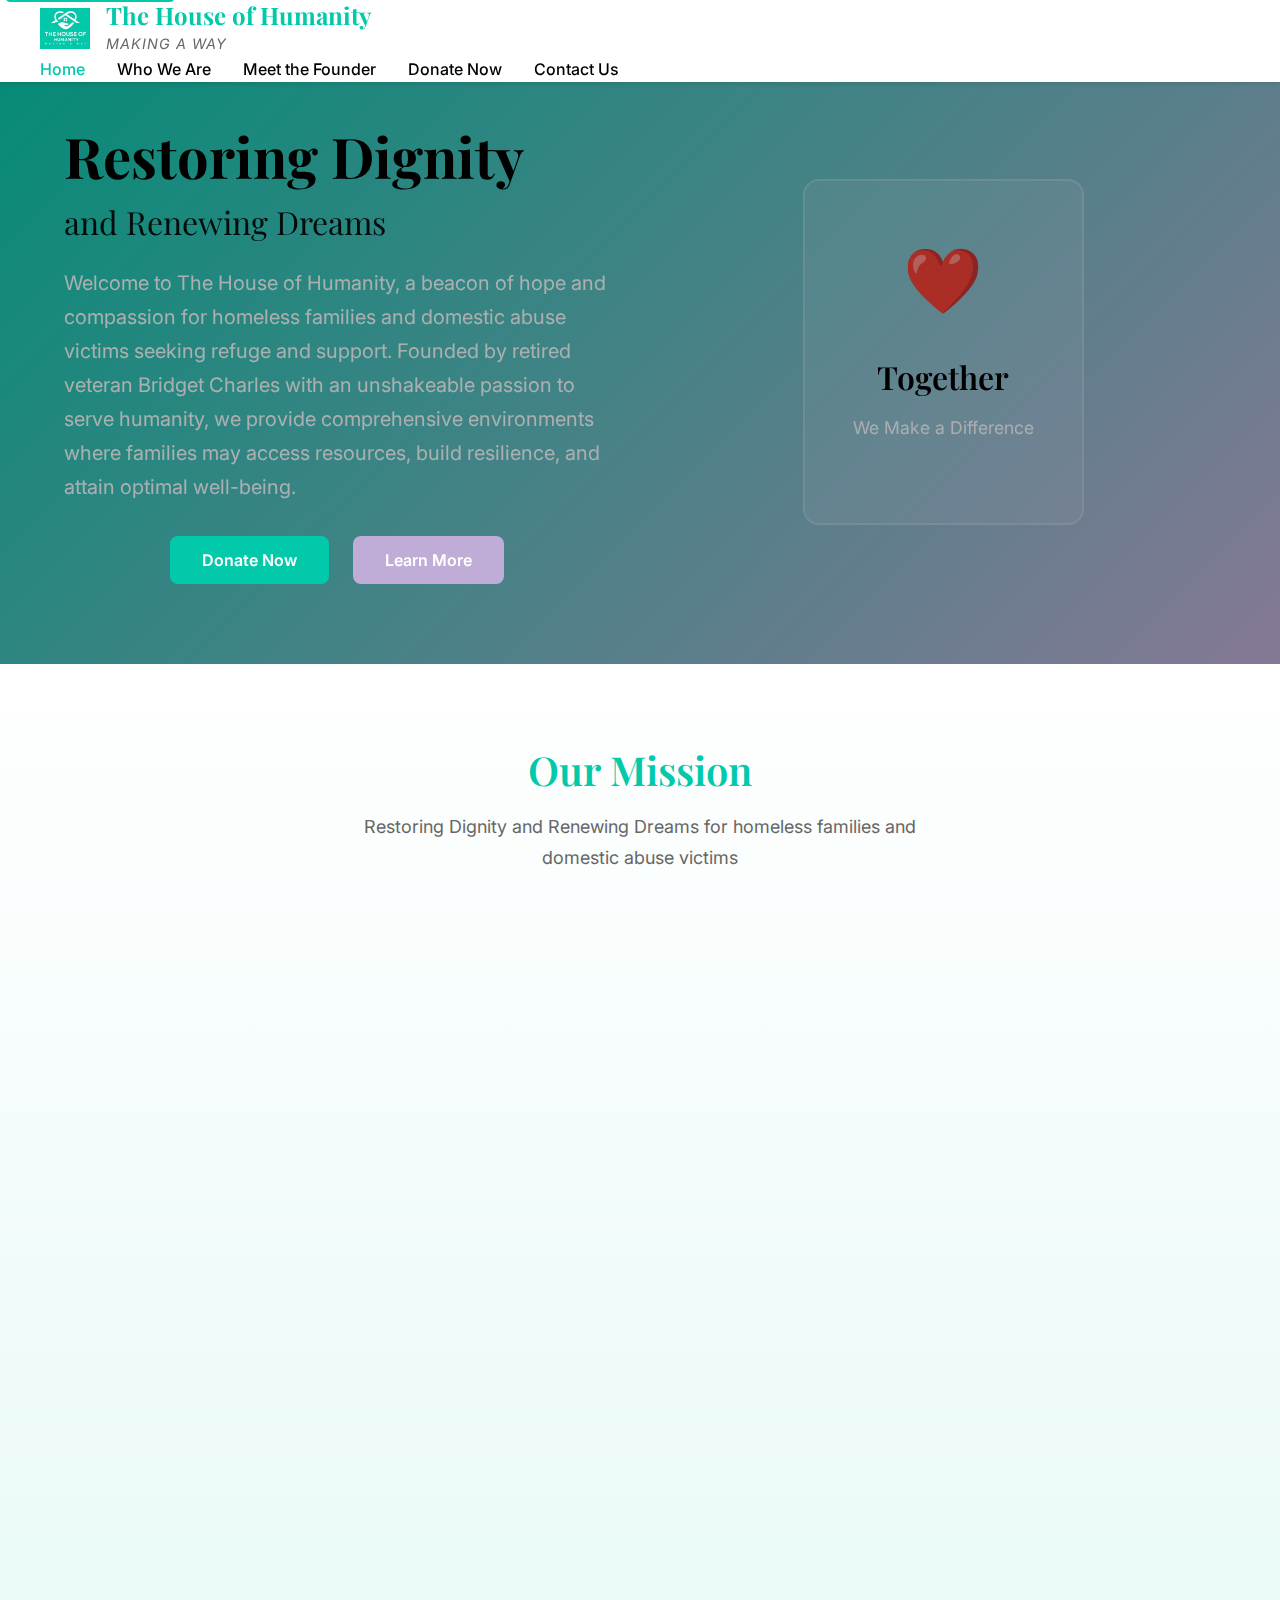
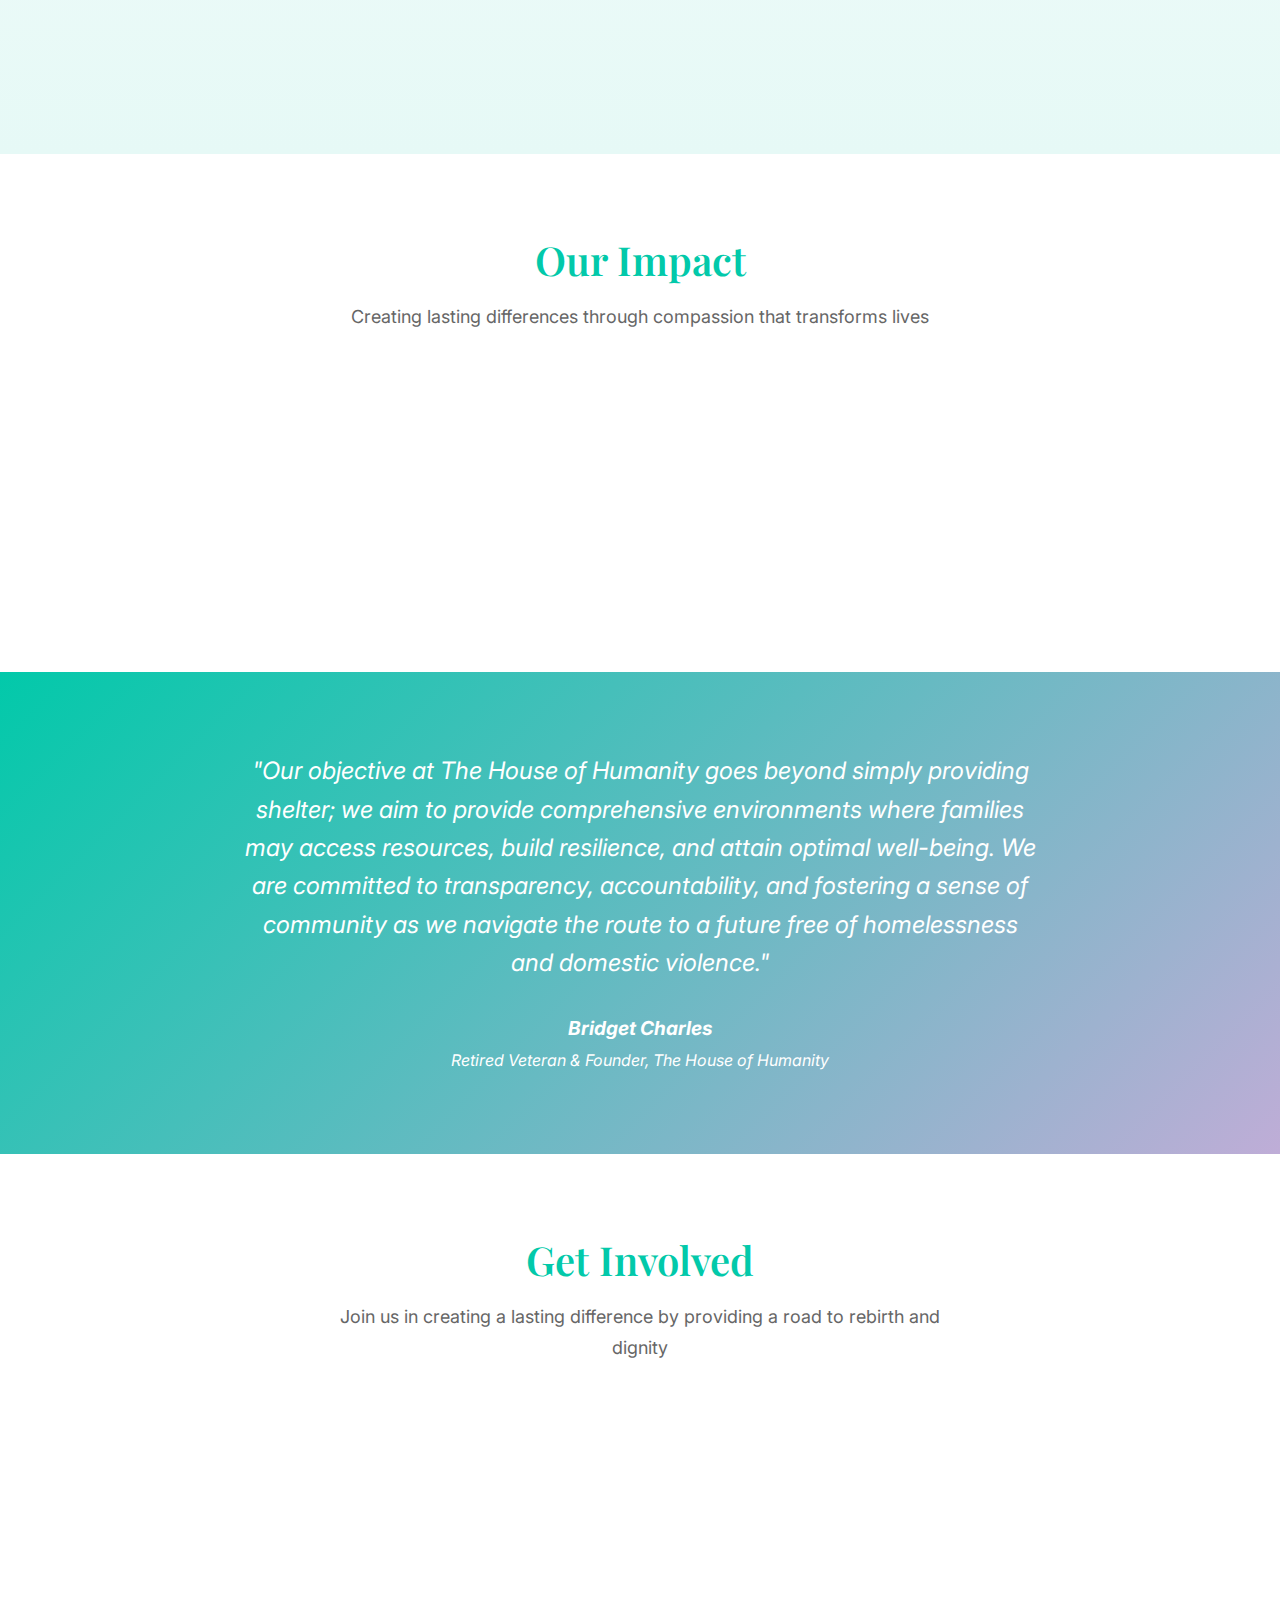
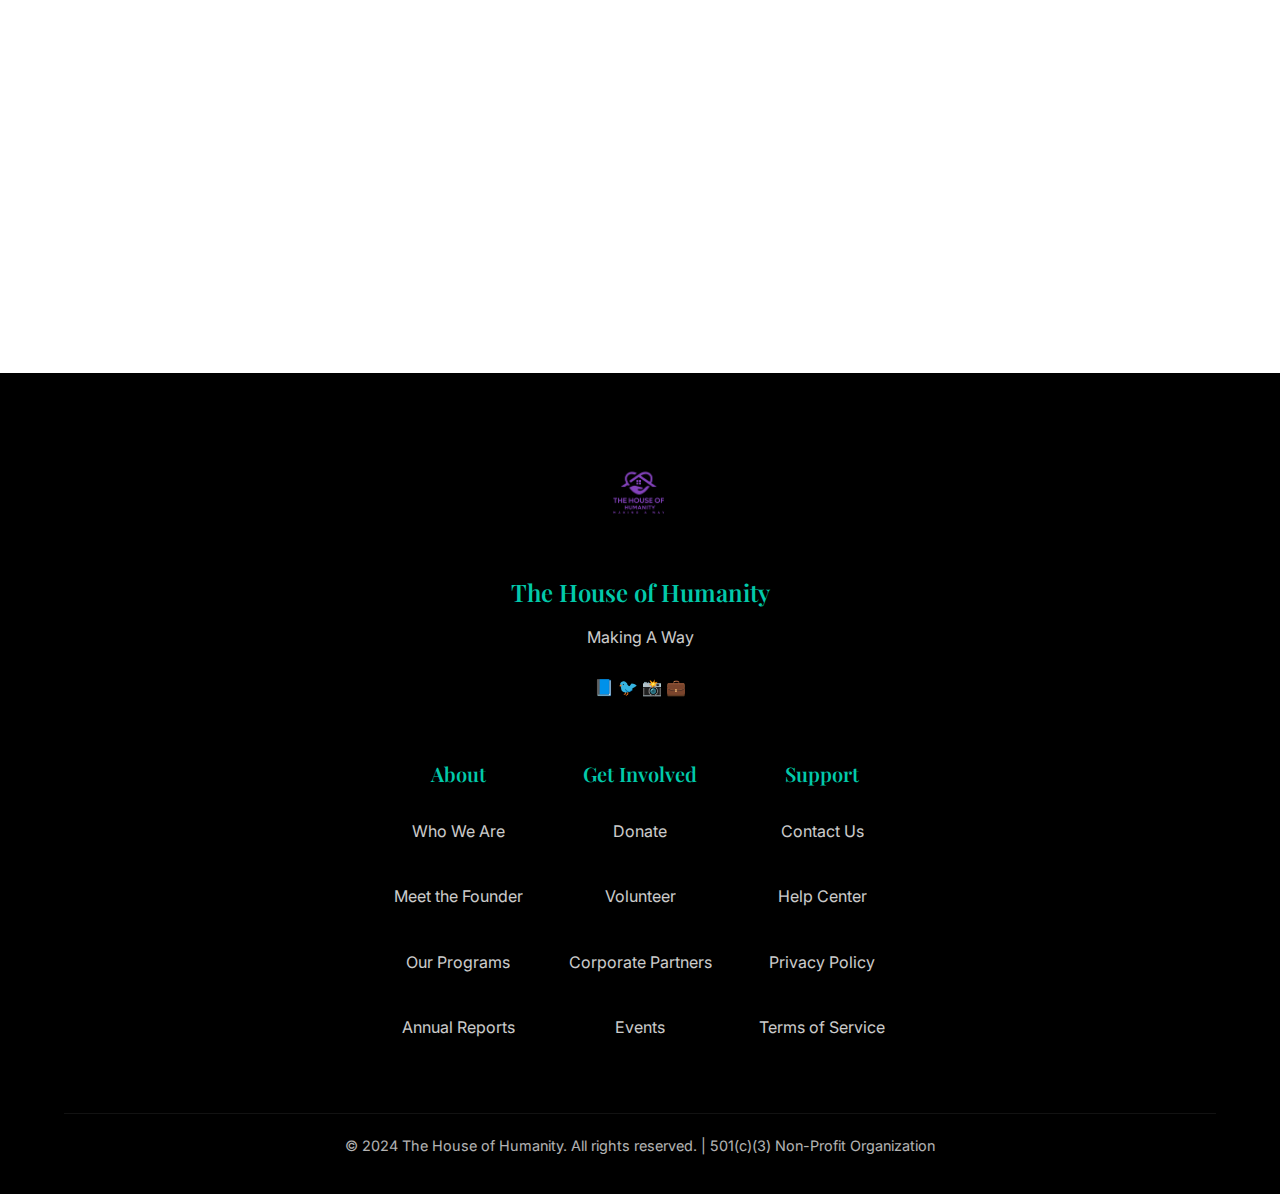
<file: index.html>
<!DOCTYPE html>
<html lang="en">
<head>
    <meta charset="UTF-8">
    <meta name="viewport" content="width=device-width, initial-scale=1.0">
    <meta name="description" content="The House of Humanity - Restoring Dignity and Renewing Dreams. A beacon of hope and compassion for homeless families and domestic abuse victims seeking refuge and support.">
    <meta name="keywords" content="homeless shelter, domestic abuse shelter, family support, safe haven, nonprofit, emergency shelter, Bridget Charles, veteran founded">
    <meta name="author" content="The House of Humanity">
    <meta property="og:title" content="The House of Humanity - Restoring Dignity and Renewing Dreams">
    <meta property="og:description" content="A beacon of hope and compassion for homeless families and domestic abuse victims. Founded by retired veteran Bridget Charles."
    <meta property="og:type" content="website">
    <meta property="og:url" content="https://houseofhumanity.org">
    <meta property="og:image" content="https://houseofhumanity.org/images/humanity-cover.jpg">
    <meta name="twitter:card" content="summary_large_image">
    <meta name="twitter:title" content="The House of Humanity - Restoring Dignity and Renewing Dreams">
    <meta name="twitter:description" content="A beacon of hope and compassion for homeless families and domestic abuse victims. Founded by retired veteran Bridget Charles.">
    <meta name="twitter:image" content="https://houseofhumanity.org/images/humanity-cover.jpg">
    
    <title>The House of Humanity - Restoring Dignity and Renewing Dreams</title>
    
    <!-- Favicon -->
    <link rel="icon" type="image/x-icon" href="/favicon.ico">
    <link rel="apple-touch-icon" sizes="180x180" href="/apple-touch-icon.png">
    
    <!-- Fonts -->
    <link rel="preconnect" href="https://fonts.googleapis.com">
    <link rel="preconnect" href="https://fonts.gstatic.com" crossorigin>
    <link href="https://fonts.googleapis.com/css2?family=Inter:wght@300;400;500;600;700;800&family=Playfair+Display:wght@400;500;600;700&display=swap" rel="stylesheet">
    
    <!-- Styles -->
    <link rel="stylesheet" href="styles.css">
    
    <!-- Structured Data -->
    <script type="application/ld+json">
    {
        "@context": "https://schema.org",
        "@type": "NonprofitOrganization",
        "name": "The House of Humanity",
        "description": "A beacon of hope and compassion for homeless families and domestic abuse victims seeking refuge and support, founded by retired veteran Bridget Charles.",
        "url": "https://houseofhumanity.org",
        "founder": {
            "@type": "Person",
            "name": "Bridget Charles",
            "description": "Retired veteran and founder of The House of Humanity, with an unshakeable passion to serve humanity"
        },
        "mission": "Restoring Dignity and Renewing Dreams - providing safe havens for homeless families and domestic abuse victims"
    }
    </script>
</head>
<body>
    <!-- Navigation -->
    <nav class="navbar">
        <div class="nav-container">
            <div class="nav-logo">
                <img src="images/The House of Humanity-logo3.jpg" alt="The House of Humanity Logo" class="nav-logo-main">
                <div class="nav-logo-text">
                    <h2>The House of Humanity</h2>
                    <span>Making A Way</span>
                </div>
            </div>
            <div class="nav-menu" id="nav-menu">
                <a href="index.html" class="nav-link active">Home</a>
                <a href="who-we-are.html" class="nav-link">Who We Are</a>
                <a href="meet-the-founder.html" class="nav-link">Meet the Founder</a>
                <a href="donate-now.html" class="nav-link">Donate Now</a>
                <a href="contact-us.html" class="nav-link">Contact Us</a>
            </div>
            <div class="nav-toggle" id="nav-toggle">
                <span class="bar"></span>
                <span class="bar"></span>
                <span class="bar"></span>
            </div>
        </div>
    </nav>

    <!-- Hero Section -->
    <section class="hero">
        <div class="hero-content">
            <div class="hero-text">
                <h1 class="hero-title">
                    <span class="title-main">Restoring Dignity</span>
                    <span class="title-sub">and Renewing Dreams</span>
                </h1>
                <p class="hero-description">
                    Welcome to The House of Humanity, a beacon of hope and compassion for homeless families and domestic 
                    abuse victims seeking refuge and support. Founded by retired veteran Bridget Charles with an unshakeable 
                    passion to serve humanity, we provide comprehensive environments where families may access resources, 
                    build resilience, and attain optimal well-being.
                </p>
                <div class="hero-buttons">
                    <a href="donate-now.html" class="btn btn-primary">Donate Now</a>
                    <a href="who-we-are.html" class="btn btn-secondary">Learn More</a>
                </div>
            </div>
            <div class="hero-image">
                <div class="hero-placeholder">
                    <div class="heart-icon">❤️</div>
                    <h3>Together</h3>
                    <p>We Make a Difference</p>
                </div>
            </div>
        </div>
    </section>

    <!-- Mission Section -->
    <section class="mission">
        <div class="container">
            <div class="section-header">
                <h2>Our Mission</h2>
                <p>Restoring Dignity and Renewing Dreams for homeless families and domestic abuse victims</p>
            </div>
            <div class="mission-content">
                <div class="mission-cards">
                    <div class="mission-card">
                        <div class="card-icon">🏠</div>
                        <h3>Emergency Shelter Programs</h3>
                        <p>Providing immediate safe havens for homeless families and domestic abuse victims, offering comprehensive environments where families can access resources and build resilience.</p>
                    </div>
                    <div class="mission-card">
                        <div class="card-icon">🛡️</div>
                        <h3>Unnamed Safe Havens</h3>
                        <p>Secure, confidential refuges for domestic abuse victims, ensuring privacy and safety while providing comprehensive support services.</p>
                    </div>
                    <div class="mission-card">
                        <div class="card-icon">💪</div>
                        <h3>Empowerment Programs</h3>
                        <p>Job training, counseling, educational resources, and community integration programs to break the cycle of homelessness and domestic violence.</p>
                    </div>
                    <div class="mission-card">
                        <div class="card-icon">🤝</div>
                        <h3>Complete Support Services</h3>
                        <p>Strategic resource allocation and community engagement to create networks of support that extend beyond immediate aid, fostering resilience and optimal well-being.</p>
                    </div>
                </div>
            </div>
        </div>
    </section>

    <!-- Impact Section -->
    <section class="impact">
        <div class="container">
            <div class="section-header">
                <h2>Our Impact</h2>
                <p>Creating lasting differences through compassion that transforms lives</p>
            </div>
            <div class="impact-stats">
                <div class="stat">
                    <h3>200+</h3>
                    <p>Families Supported</p>
                </div>
                <div class="stat">
                    <h3>150+</h3>
                    <p>DV Victims Helped</p>
                </div>
                <div class="stat">
                    <h3>85%</h3>
                    <p>Successful Transitions</p>
                </div>
                <div class="stat">
                    <h3>24/7</h3>
                    <p>Safe Haven Access</p>
                </div>
            </div>
        </div>
    </section>

    <!-- Founder Quote Section -->
    <section class="founder-quote">
        <div class="container">
            <div class="quote-content">
                <blockquote>
                    "Our objective at The House of Humanity goes beyond simply providing shelter; we aim to provide 
                    comprehensive environments where families may access resources, build resilience, and attain optimal 
                    well-being. We are committed to transparency, accountability, and fostering a sense of community as 
                    we navigate the route to a future free of homelessness and domestic violence."
                </blockquote>
                <cite>
                    <strong>Bridget Charles</strong>
                    <span>Retired Veteran & Founder, The House of Humanity</span>
                </cite>
            </div>
        </div>
    </section>

    <!-- Get Involved Section -->
    <section class="get-involved">
        <div class="container">
            <div class="section-header">
                <h2>Get Involved</h2>
                <p>Join us in creating a lasting difference by providing a road to rebirth and dignity</p>
            </div>
            <div class="involvement-options">
                <div class="option-card">
                    <div class="option-icon">💰</div>
                    <h3>Donate</h3>
                    <p>Your financial support helps us create comprehensive environments where families can access resources and build resilience.</p>
                    <a href="donate-now.html" class="btn btn-primary">Donate Now</a>
                </div>
                <div class="option-card">
                    <div class="option-icon">🙋‍♀️</div>
                    <h3>Volunteer</h3>
                    <p>Join our network of support that extends beyond immediate aid, helping families on their journey to rebuilding their lives.</p>
                    <a href="contact-us.html" class="btn btn-secondary">Get Started</a>
                </div>
                <div class="option-card">
                    <div class="option-icon">📢</div>
                    <h3>Spread Awareness</h3>
                    <p>Help us build community networks and raise awareness about our mission to end homelessness and domestic violence.</p>
                    <a href="who-we-are.html" class="btn btn-secondary">Learn More</a>
                </div>
            </div>
        </div>
    </section>

    <!-- Footer -->
    <footer class="footer">
        <div class="container">
            <div class="footer-content">
                <div class="footer-brand">
                    <div class="footer-logos">
                        <img src="images/thoh logo purple.png" alt="THOH Purple Logo" class="footer-logo-secondary">
                    </div>
                    <h3>The House of Humanity</h3>
                    <p>Making A Way</p>
                    <div class="footer-social">
                        <a href="#" aria-label="Facebook">📘</a>
                        <a href="#" aria-label="Twitter">🐦</a>
                        <a href="#" aria-label="Instagram">📸</a>
                        <a href="#" aria-label="LinkedIn">💼</a>
                    </div>
                </div>
                <div class="footer-links">
                    <div class="footer-section">
                        <h4>About</h4>
                        <ul>
                            <li><a href="who-we-are.html">Who We Are</a></li>
                            <li><a href="meet-the-founder.html">Meet the Founder</a></li>
                            <li><a href="#">Our Programs</a></li>
                            <li><a href="#">Annual Reports</a></li>
                        </ul>
                    </div>
                    <div class="footer-section">
                        <h4>Get Involved</h4>
                        <ul>
                            <li><a href="donate-now.html">Donate</a></li>
                            <li><a href="#">Volunteer</a></li>
                            <li><a href="#">Corporate Partners</a></li>
                            <li><a href="#">Events</a></li>
                        </ul>
                    </div>
                    <div class="footer-section">
                        <h4>Support</h4>
                        <ul>
                            <li><a href="contact-us.html">Contact Us</a></li>
                            <li><a href="#">Help Center</a></li>
                            <li><a href="#">Privacy Policy</a></li>
                            <li><a href="#">Terms of Service</a></li>
                        </ul>
                    </div>
                </div>
            </div>
            <div class="footer-bottom">
                <p>&copy; 2024 The House of Humanity. All rights reserved. | 501(c)(3) Non-Profit Organization</p>
            </div>
        </div>
    </footer>

    <script src="script.js"></script>
</body>
</html>
</file>
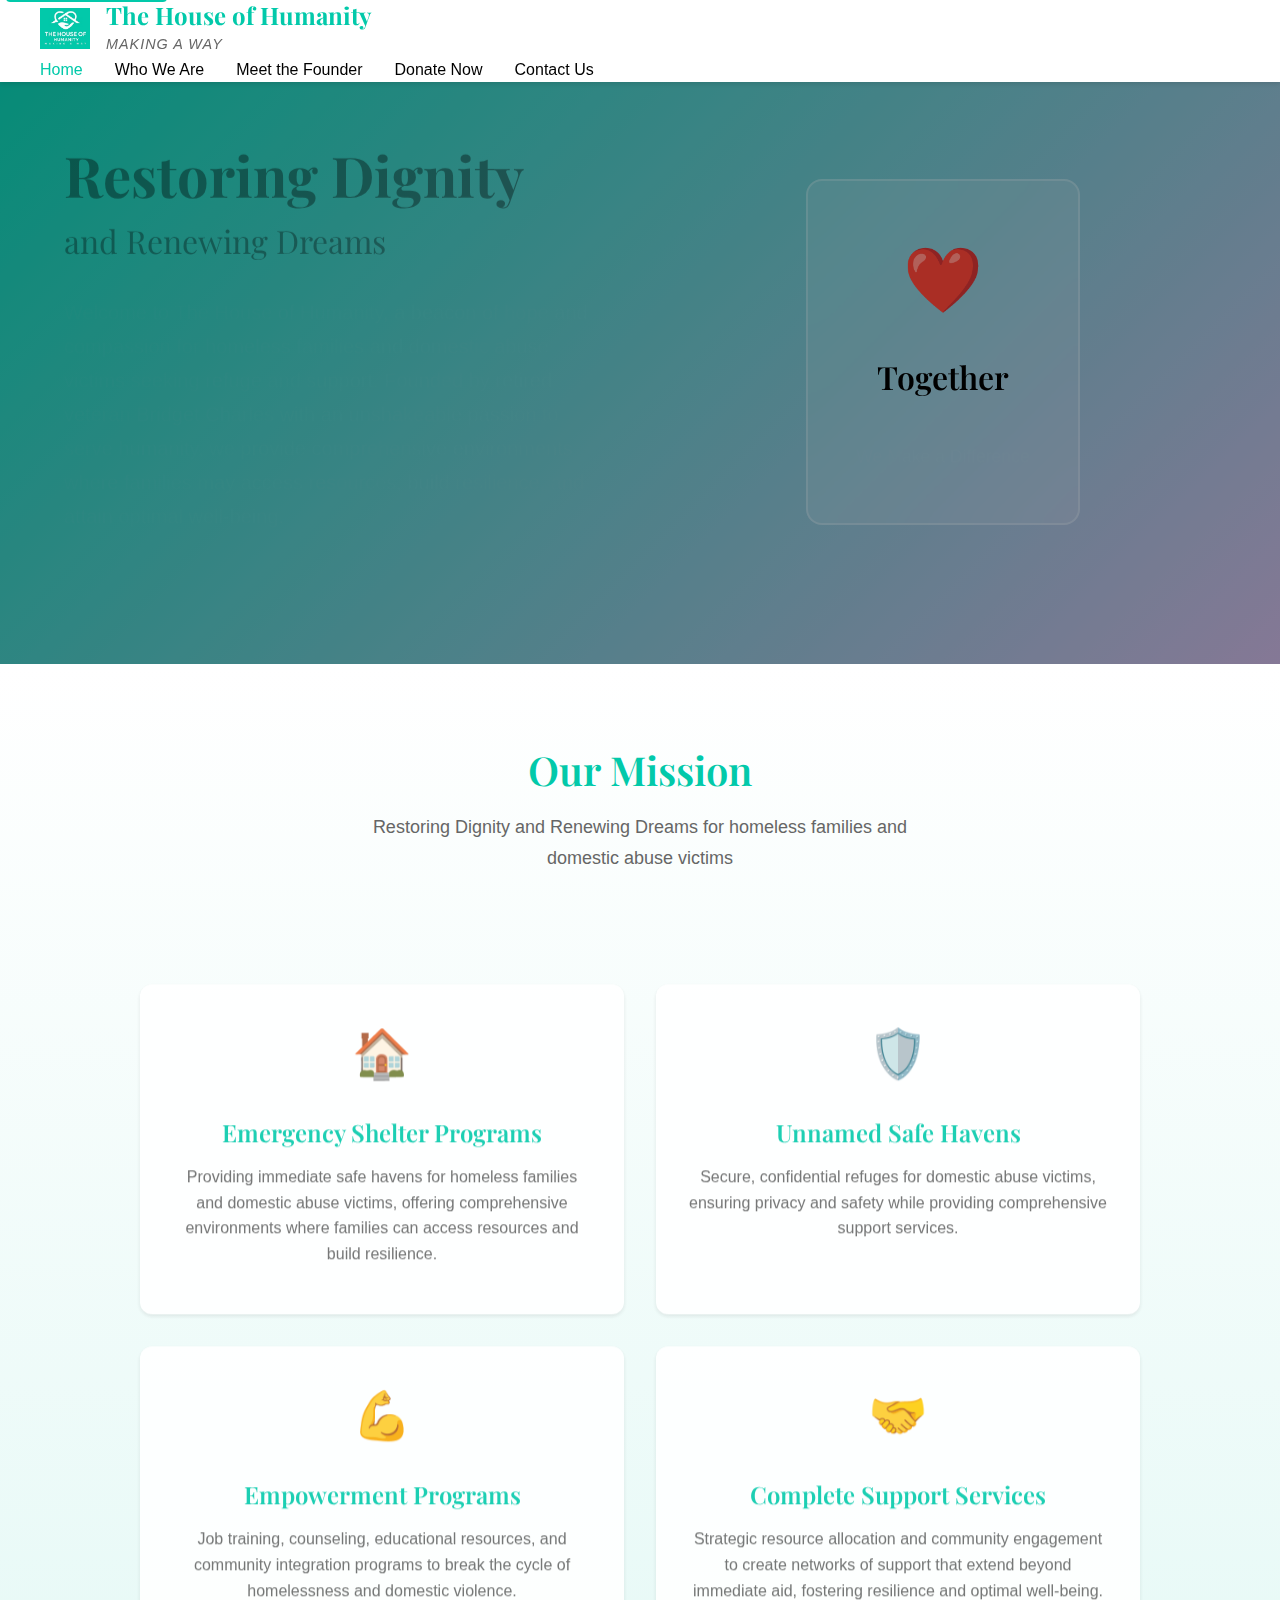
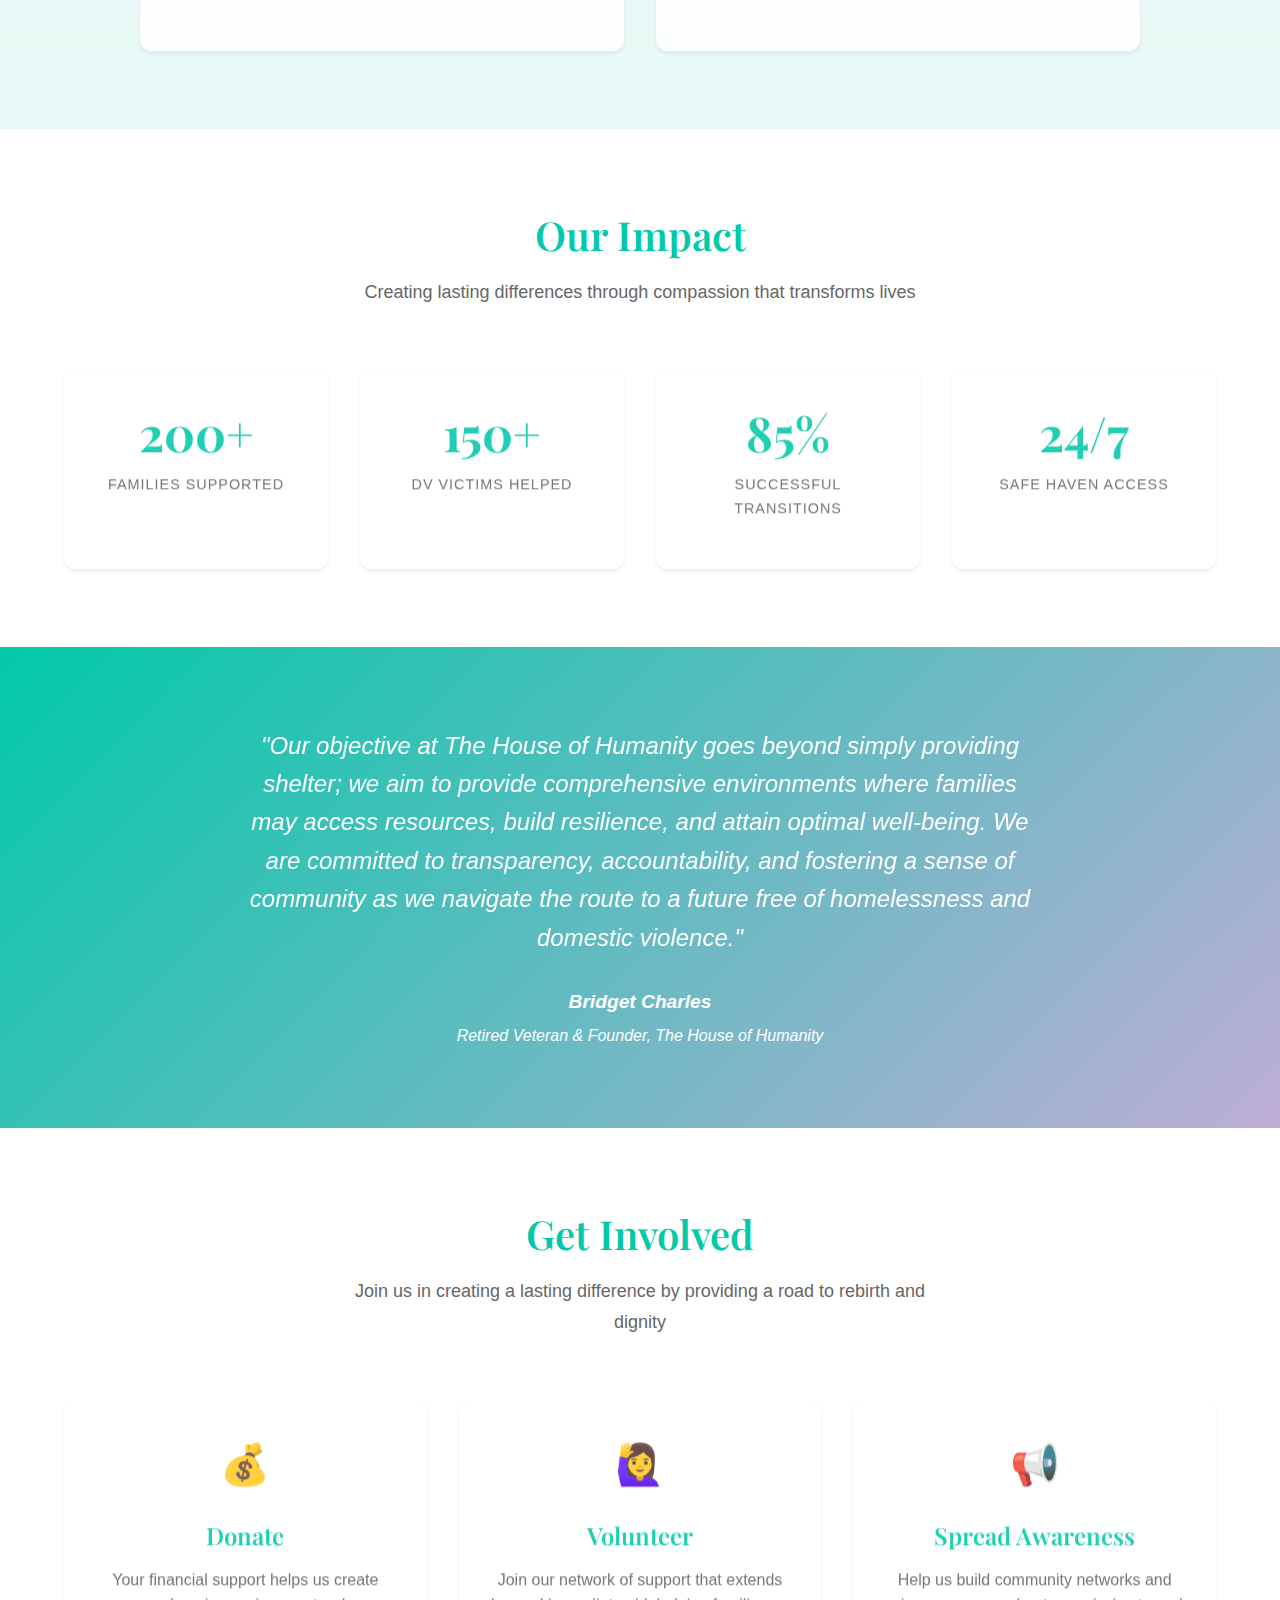
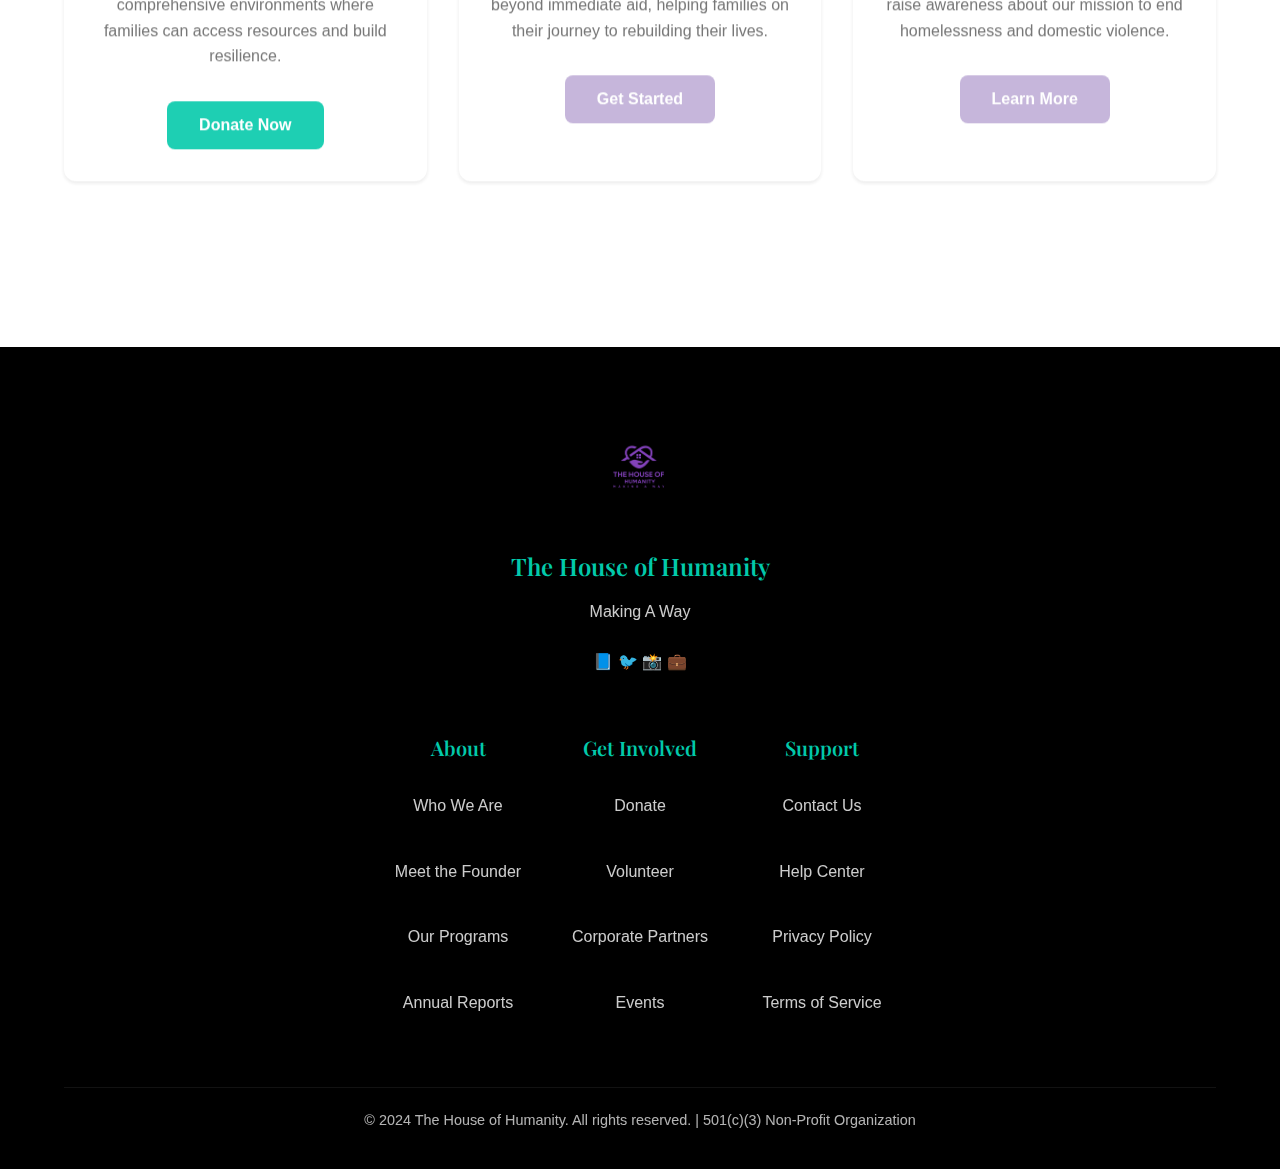
<file: contact-us.html>
<!DOCTYPE html>
<html lang="en">
	<head>
		<meta charset="UTF-8" />
		<meta http-equiv="X-UA-Compatible" content="IE=edge" />
		<meta name="viewport" content="width=device-width, initial-scale=1.0" />
		<meta name="robots" content="noindex, follow" />
		<title>Contact Us | The House Of Humanity</title>
		<link rel="canonical" href="https://thehouseofhumanity.org/" />
		<link rel="stylesheet" href="/styles.css" />
		<meta http-equiv="refresh" content="0; url=/#contact" />
	</head>
	<body>
		<a class="skip-link" href="#fallback">Skip to content</a>
		<main id="fallback" class="events-section redirect-wrap">
			<h1>Contact Us</h1>
			<p>Redirecting you to our contact form…</p>
			<p><a class="btn btn-primary" href="/#contact">Go to Contact Form</a></p>
		</main>
	</body>
</html>
</file>
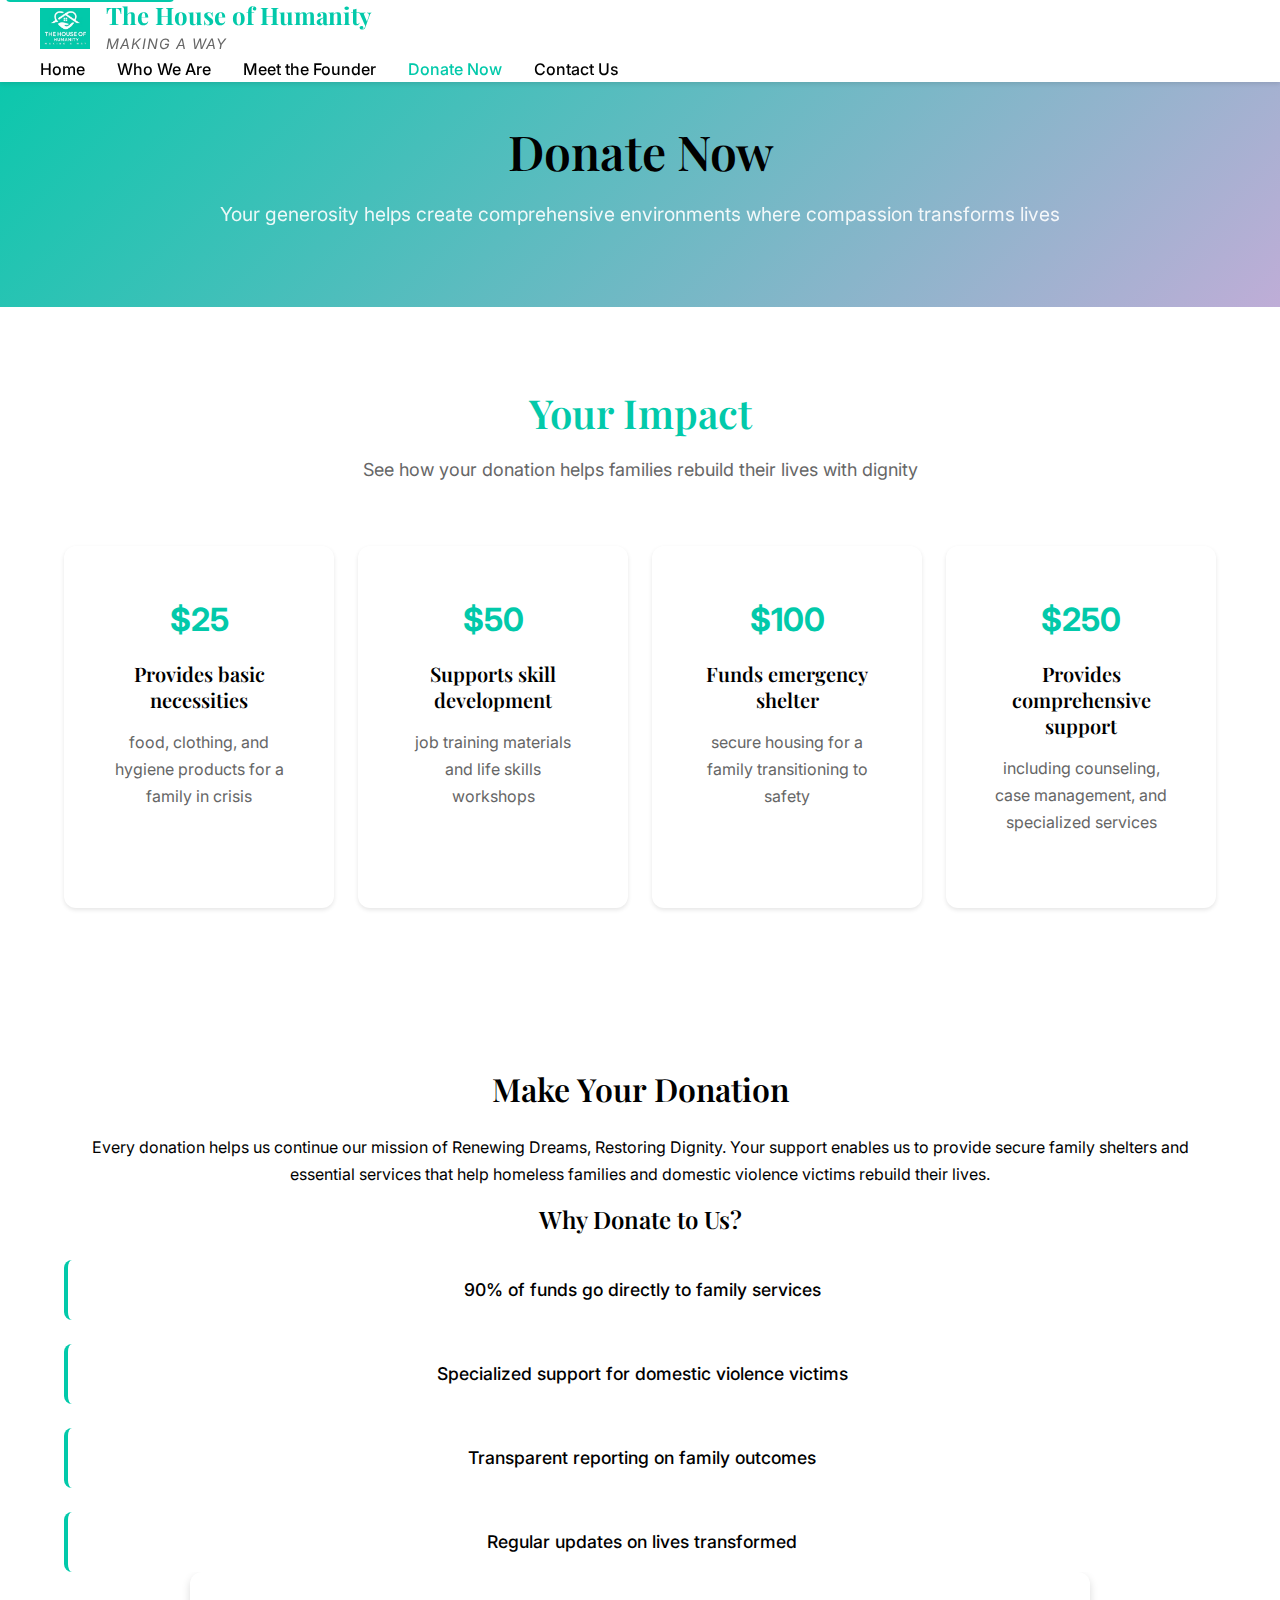
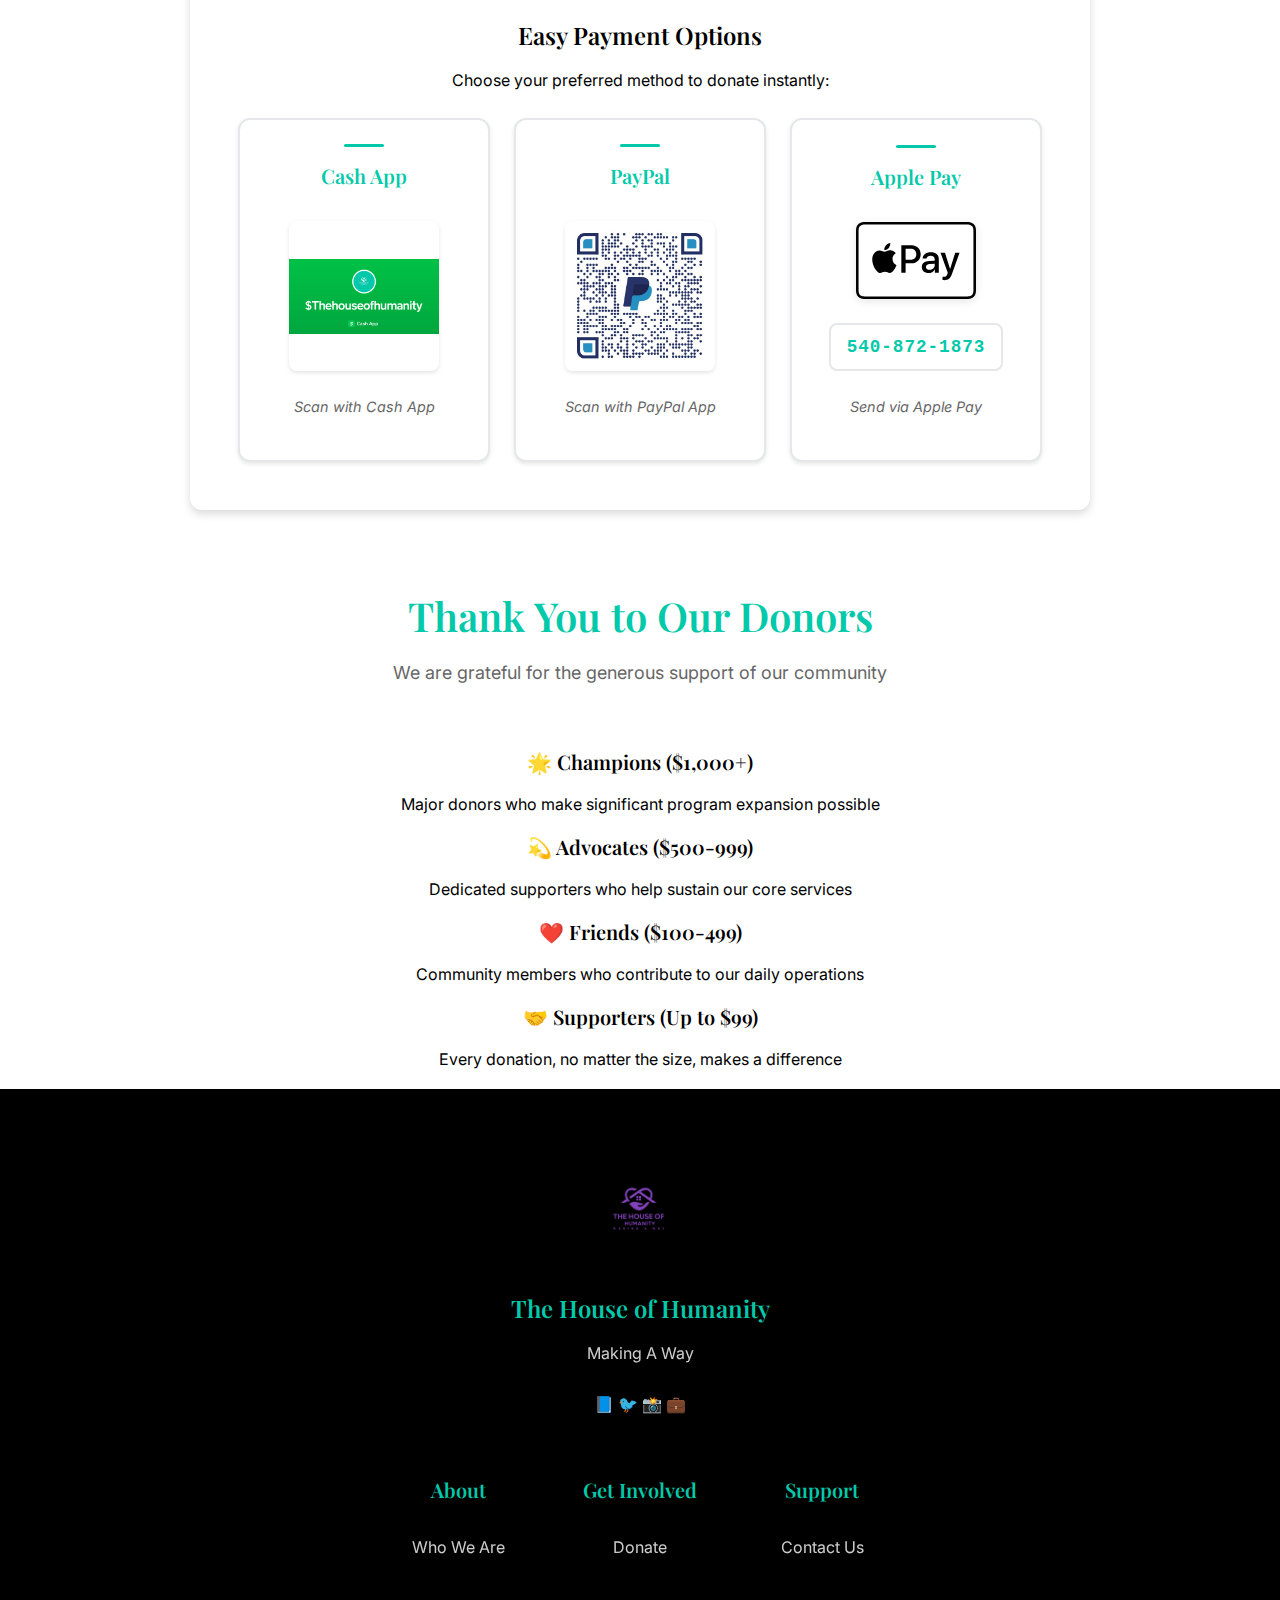
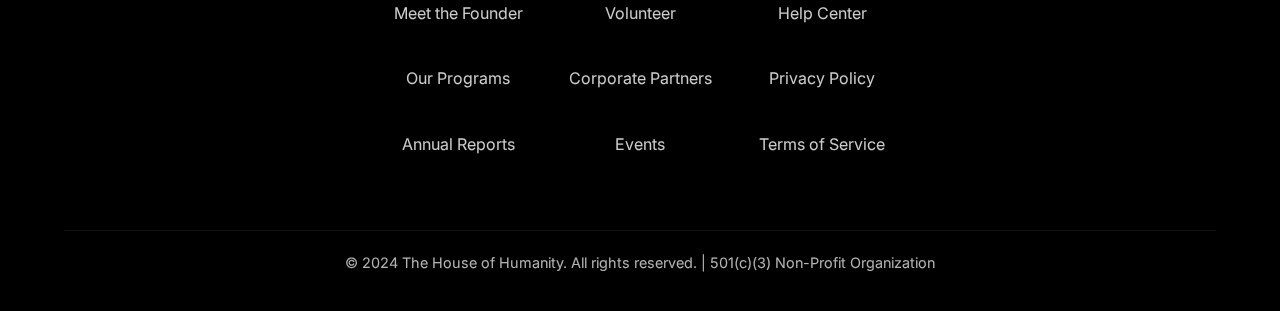
<file: donate-now.html>
<!DOCTYPE html>
<html lang="en">
<head>
    <meta charset="UTF-8">
    <meta name="viewport" content="width=device-width, initial-scale=1.0">
    <meta name="description" content="Support The House of Humanity's mission by making a donation. Help us provide comprehensive environments where families can access resources and build resilience.">
    <meta name="keywords" content="donate homeless shelter, domestic abuse donation, comprehensive support, charitable giving, nonprofit donation">
    <meta name="author" content="The House of Humanity">
    <title>Donate Now - The House of Humanity</title>
    
    <!-- Fonts -->
    <link rel="preconnect" href="https://fonts.googleapis.com">
    <link rel="preconnect" href="https://fonts.gstatic.com" crossorigin>
    <link href="https://fonts.googleapis.com/css2?family=Inter:wght@300;400;500;600;700;800&family=Playfair+Display:wght@400;500;600;700&display=swap" rel="stylesheet">
    
    <!-- Styles -->
    <link rel="stylesheet" href="styles.css">
</head>
<body>
    <!-- Navigation -->
    <nav class="navbar">
        <div class="nav-container">
            <div class="nav-logo">
                <img src="images/The House of Humanity-logo3.jpg" alt="The House of Humanity Logo" class="nav-logo-main">
                <div class="nav-logo-text">
                    <h2>The House of Humanity</h2>
                    <span>Making A Way</span>
                </div>
            </div>
            <div class="nav-menu" id="nav-menu">
                <a href="index.html" class="nav-link">Home</a>
                <a href="who-we-are.html" class="nav-link">Who We Are</a>
                <a href="meet-the-founder.html" class="nav-link">Meet the Founder</a>
                <a href="donate-now.html" class="nav-link active">Donate Now</a>
                <a href="contact-us.html" class="nav-link">Contact Us</a>
            </div>
            <div class="nav-toggle" id="nav-toggle">
                <span class="bar"></span>
                <span class="bar"></span>
                <span class="bar"></span>
            </div>
        </div>
    </nav>

    <!-- Page Header -->
    <section class="page-header">
        <div class="container">
            <h1>Donate Now</h1>
            <p>Your generosity helps create comprehensive environments where compassion transforms lives</p>
        </div>
    </section>

    <!-- Donation Impact -->
    <section class="donation-impact">
        <div class="container">
            <div class="section-header">
                <h2>Your Impact</h2>
                <p>See how your donation helps families rebuild their lives with dignity</p>
            </div>
            <div class="impact-grid">
                <div class="impact-card">
                    <div class="impact-amount">$25</div>
                    <div class="impact-description">
                        <h4>Provides basic necessities</h4>
                        <p>food, clothing, and hygiene products for a family in crisis</p>
                    </div>
                </div>
                <div class="impact-card">
                    <div class="impact-amount">$50</div>
                    <div class="impact-description">
                        <h4>Supports skill development</h4>
                        <p>job training materials and life skills workshops</p>
                    </div>
                </div>
                <div class="impact-card">
                    <div class="impact-amount">$100</div>
                    <div class="impact-description">
                        <h4>Funds emergency shelter</h4>
                        <p>secure housing for a family transitioning to safety</p>
                    </div>
                </div>
                <div class="impact-card">
                    <div class="impact-amount">$250</div>
                    <div class="impact-description">
                        <h4>Provides comprehensive support</h4>
                        <p>including counseling, case management, and specialized services</p>
                    </div>
                </div>
            </div>
        </div>
    </section>

    <!-- Donation Form Section -->
    <section class="donation-form-section">
        <div class="container">
            <div class="donation-content">
                <div class="donation-info">
                    <h2>Make Your Donation</h2>
                    <p>
                        Every donation helps us continue our mission of Renewing Dreams, Restoring Dignity. 
                        Your support enables us to provide secure family shelters and essential services 
                        that help homeless families and domestic violence victims rebuild their lives.
                    </p>
                    
                    <div class="donation-benefits">
                        <h3>Why Donate to Us?</h3>
                        <div class="benefits-list">
                            <div class="benefit-item">90% of funds go directly to family services</div>
                            
                            <div class="benefit-item">Specialized support for domestic violence victims</div>
                            
                            <div class="benefit-item">Transparent reporting on family outcomes</div>
                            
                            <div class="benefit-item">Regular updates on lives transformed</div>
                        </div>
                    </div>
                </div>
                
                <div class="donation-form-container">
                    <div class="form-section">
                        <h3>Easy Payment Options</h3>
                        <p>Choose your preferred method to donate instantly:</p>
                        <div class="qr-payment-options">
                            <div class="qr-option">
                                <h4>Cash App</h4>
                                <img src="images/cashAppHOH.png" alt="Cash App QR Code for The House of Humanity" class="qr-code">
                                <p>Scan with Cash App</p>
                            </div>
                            <div class="qr-option">
                                <h4>PayPal</h4>
                                <img src="images/Paypal_QR_Code.jfif" alt="PayPal QR Code for The House of Humanity" class="qr-code">
                                <p>Scan with PayPal App</p>
                            </div>
                            <div class="qr-option">
                                <h4>Apple Pay</h4>
                                <div class="apple-pay-info">
                                    <img src="images/Apple_Pay_logo.svg" alt="Apple Pay Logo" class="apple-pay-logo">
                                    <div class="phone-number">540-872-1873</div>
                                </div>
                                <p>Send via Apple Pay</p>
                            </div>
                        </div>
                    </div>
                </div>
            </div>
        </div>
    </section>

    <!-- Donor Recognition -->
    <section class="donor-recognition">
        <div class="container">
            <div class="section-header">
                <h2>Thank You to Our Donors</h2>
                <p>We are grateful for the generous support of our community</p>
            </div>
            <div class="recognition-levels">
                <div class="recognition-level">
                    <h4>🌟 Champions ($1,000+)</h4>
                    <p>Major donors who make significant program expansion possible</p>
                </div>
                <div class="recognition-level">
                    <h4>💫 Advocates ($500-999)</h4>
                    <p>Dedicated supporters who help sustain our core services</p>
                </div>
                <div class="recognition-level">
                    <h4>❤️ Friends ($100-499)</h4>
                    <p>Community members who contribute to our daily operations</p>
                </div>
                <div class="recognition-level">
                    <h4>🤝 Supporters (Up to $99)</h4>
                    <p>Every donation, no matter the size, makes a difference</p>
                </div>
            </div>
        </div>
    </section>

    <!-- Footer -->
    <footer class="footer">
        <div class="container">
            <div class="footer-content">
                <div class="footer-brand">
                    <div class="footer-logos">
                        <img src="images/thoh logo purple.png" alt="THOH Purple Logo" class="footer-logo-secondary">
                    </div>
                    <h3>The House of Humanity</h3>
                    <p>Making A Way</p>
                    <div class="footer-social">
                        <a href="#" aria-label="Facebook">📘</a>
                        <a href="#" aria-label="Twitter">🐦</a>
                        <a href="#" aria-label="Instagram">📸</a>
                        <a href="#" aria-label="LinkedIn">💼</a>
                    </div>
                </div>
                <div class="footer-links">
                    <div class="footer-section">
                        <h4>About</h4>
                        <ul>
                            <li><a href="who-we-are.html">Who We Are</a></li>
                            <li><a href="meet-the-founder.html">Meet the Founder</a></li>
                            <li><a href="#">Our Programs</a></li>
                            <li><a href="#">Annual Reports</a></li>
                        </ul>
                    </div>
                    <div class="footer-section">
                        <h4>Get Involved</h4>
                        <ul>
                            <li><a href="donate-now.html">Donate</a></li>
                            <li><a href="#">Volunteer</a></li>
                            <li><a href="#">Corporate Partners</a></li>
                            <li><a href="#">Events</a></li>
                        </ul>
                    </div>
                    <div class="footer-section">
                        <h4>Support</h4>
                        <ul>
                            <li><a href="contact-us.html">Contact Us</a></li>
                            <li><a href="#">Help Center</a></li>
                            <li><a href="#">Privacy Policy</a></li>
                            <li><a href="#">Terms of Service</a></li>
                        </ul>
                    </div>
                </div>
            </div>
            <div class="footer-bottom">
                <p>&copy; 2024 The House of Humanity. All rights reserved. | 501(c)(3) Non-Profit Organization</p>
            </div>
        </div>
    </footer>

    <script src="script.js"></script>
</body>
</html>
</file>
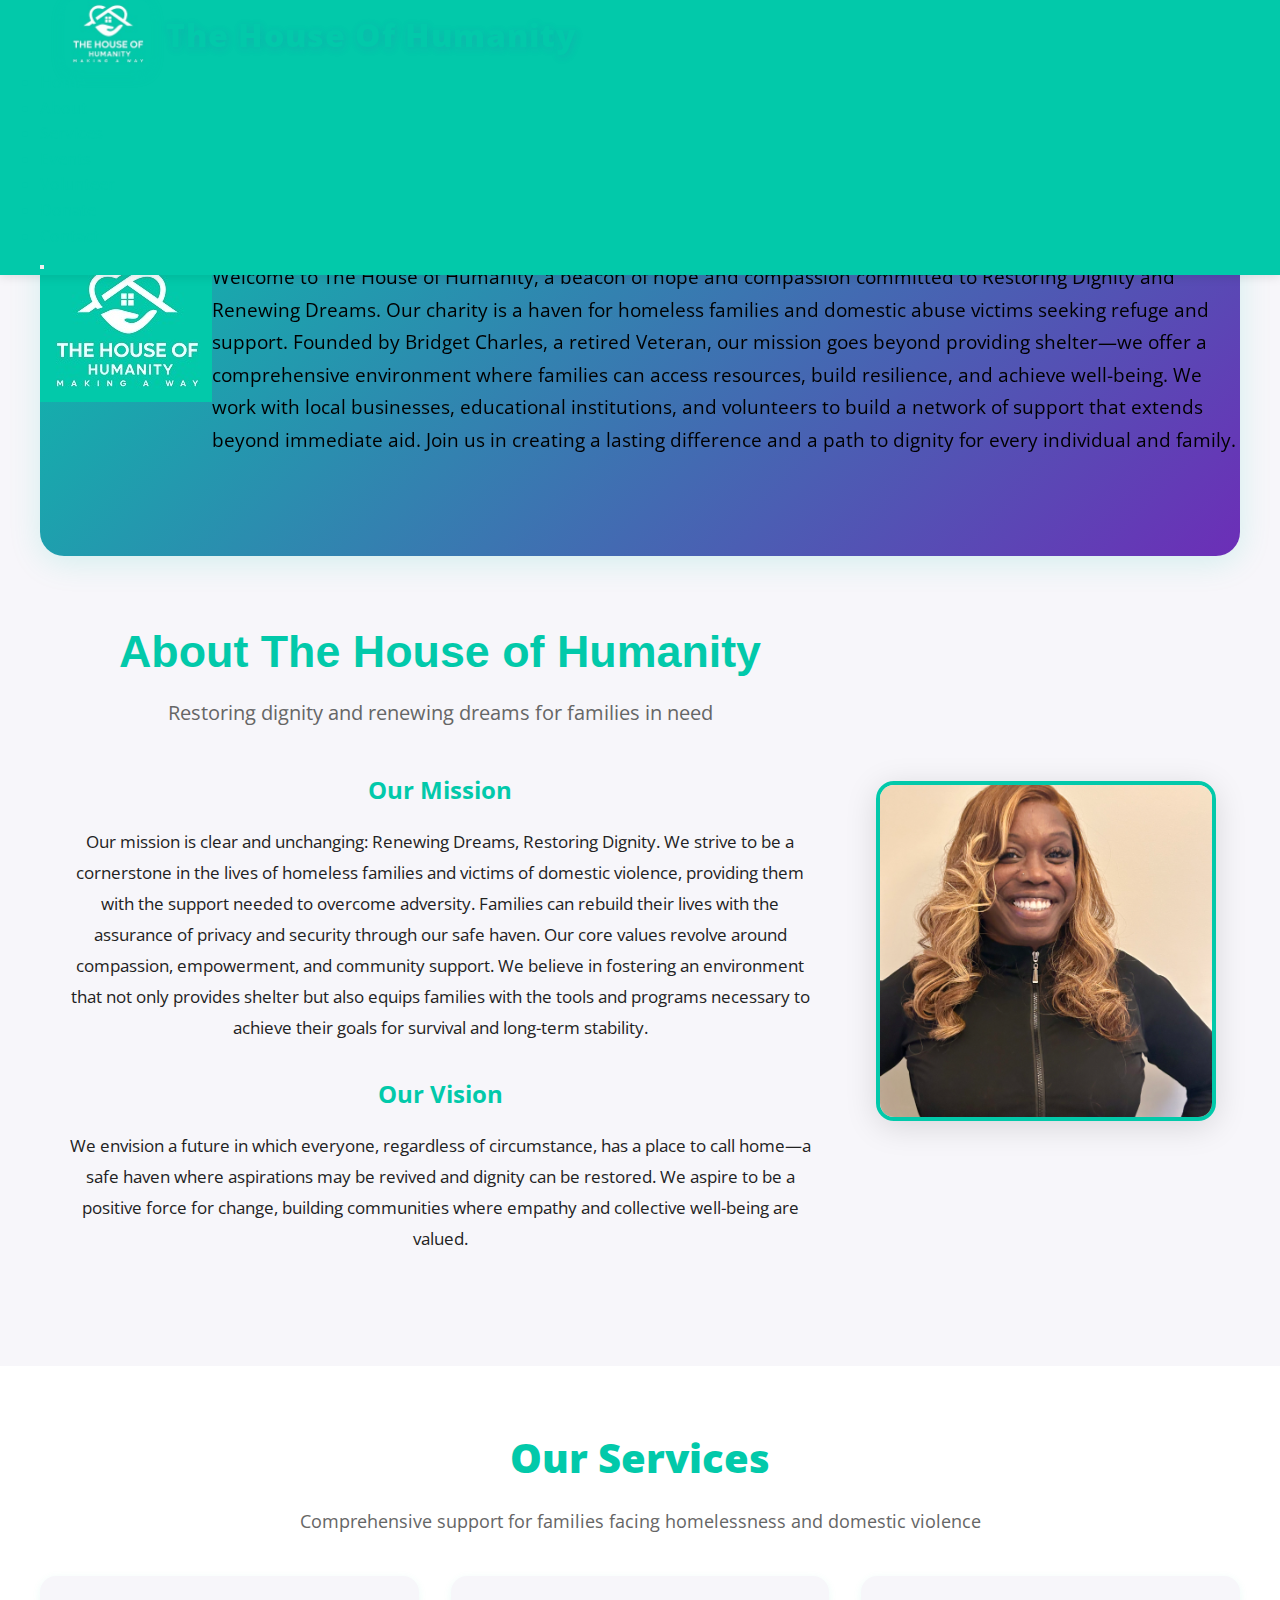
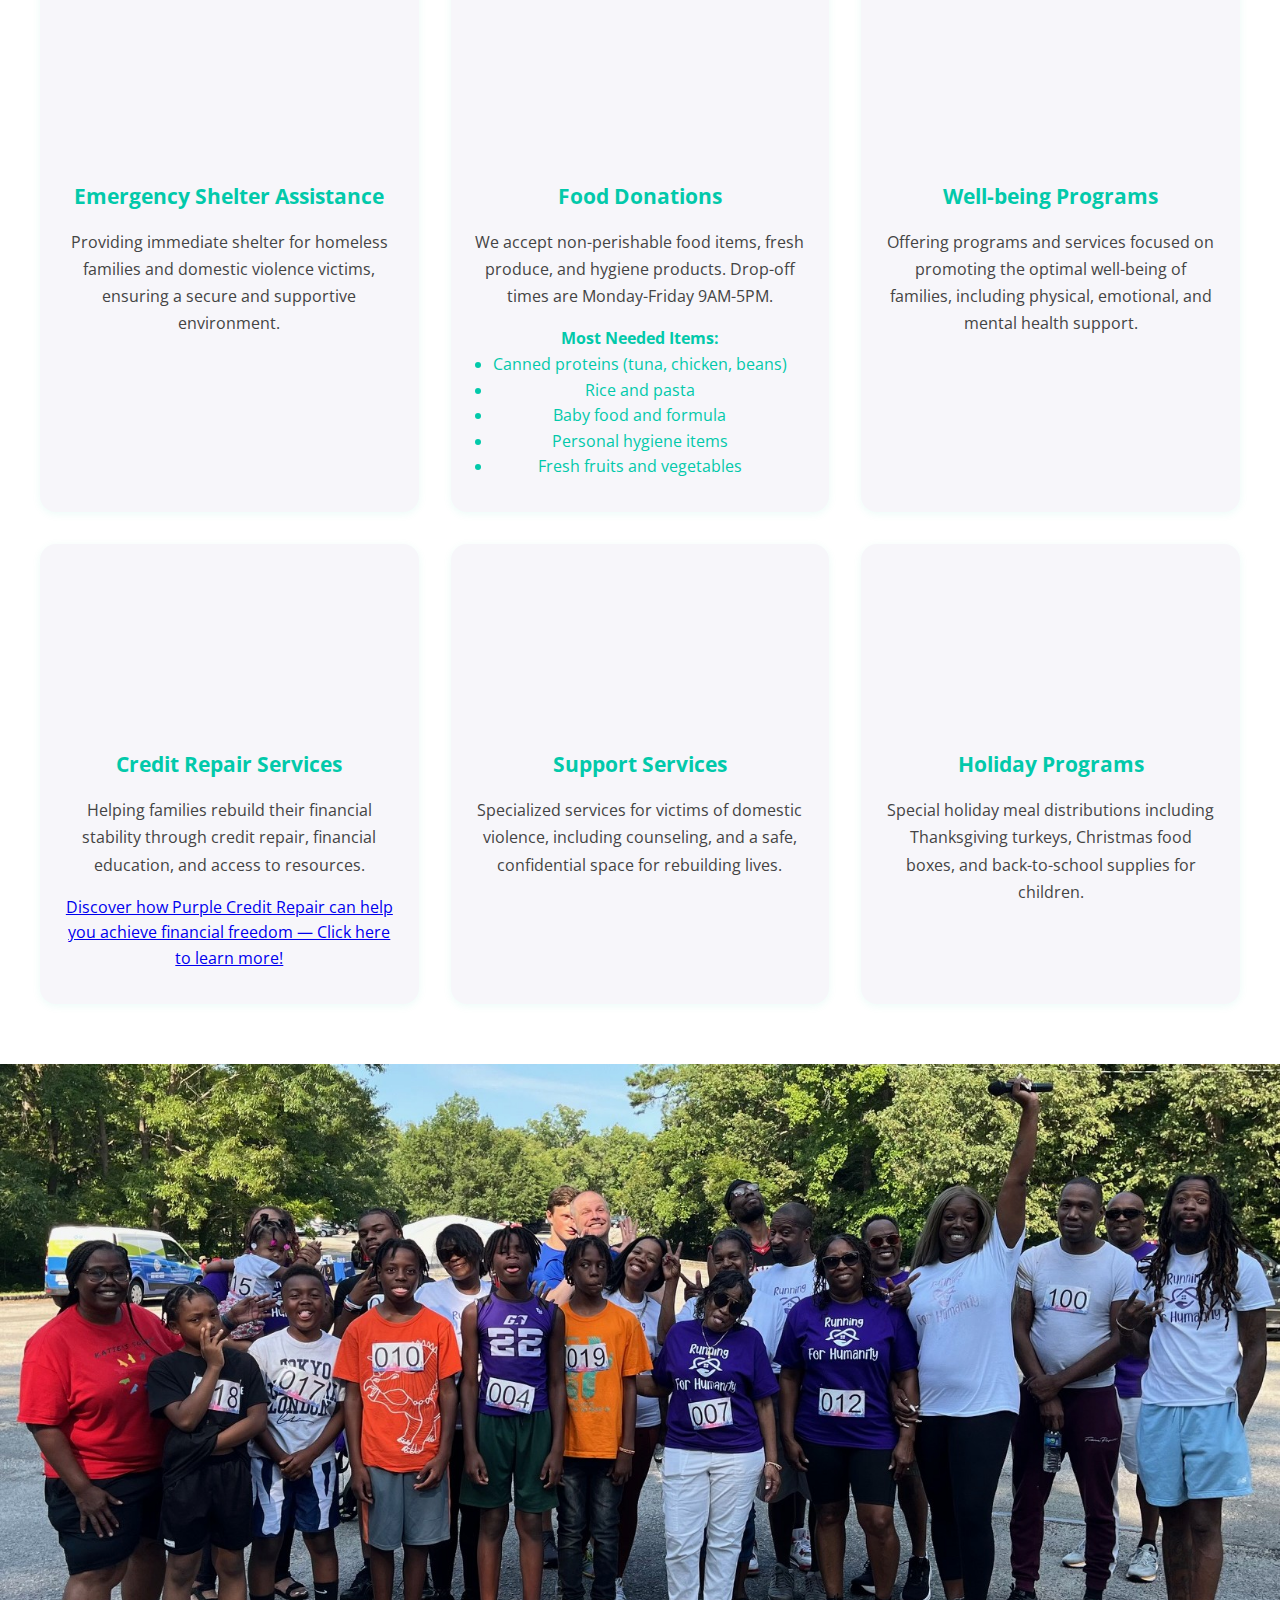
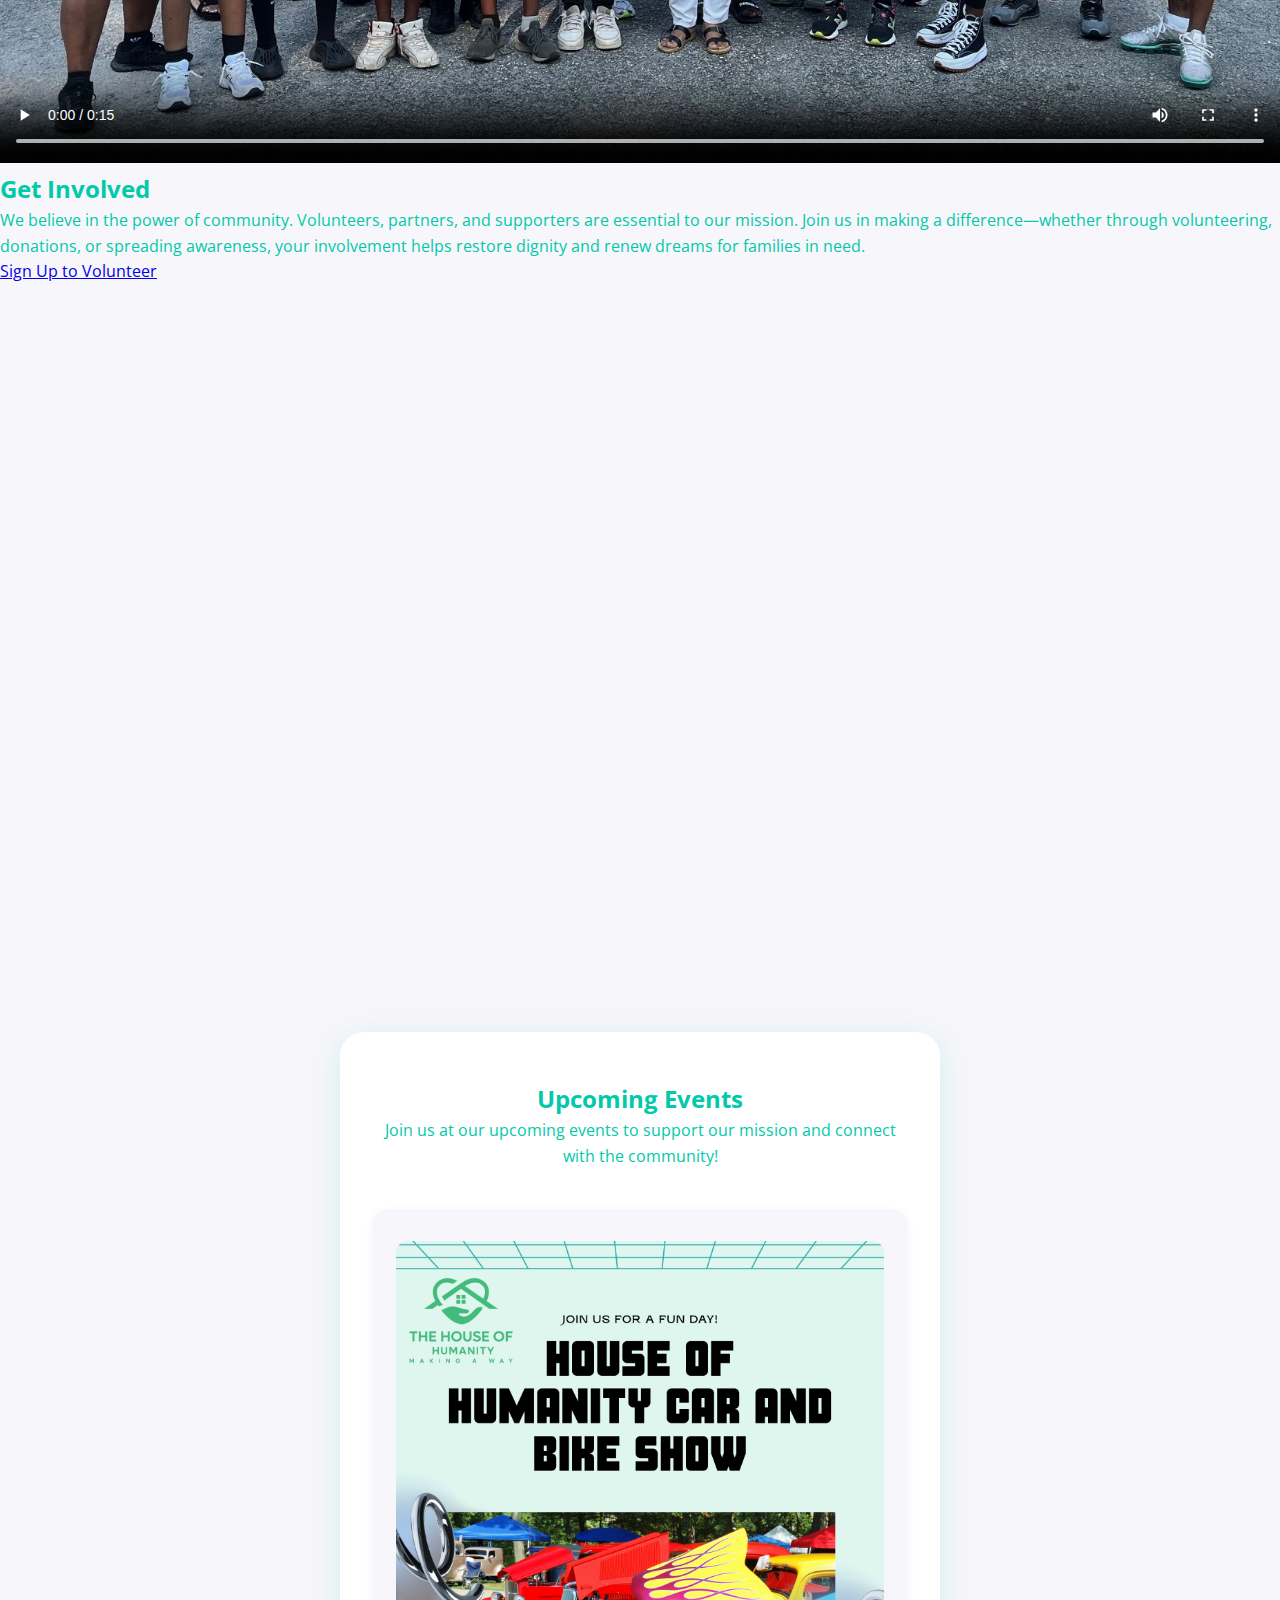
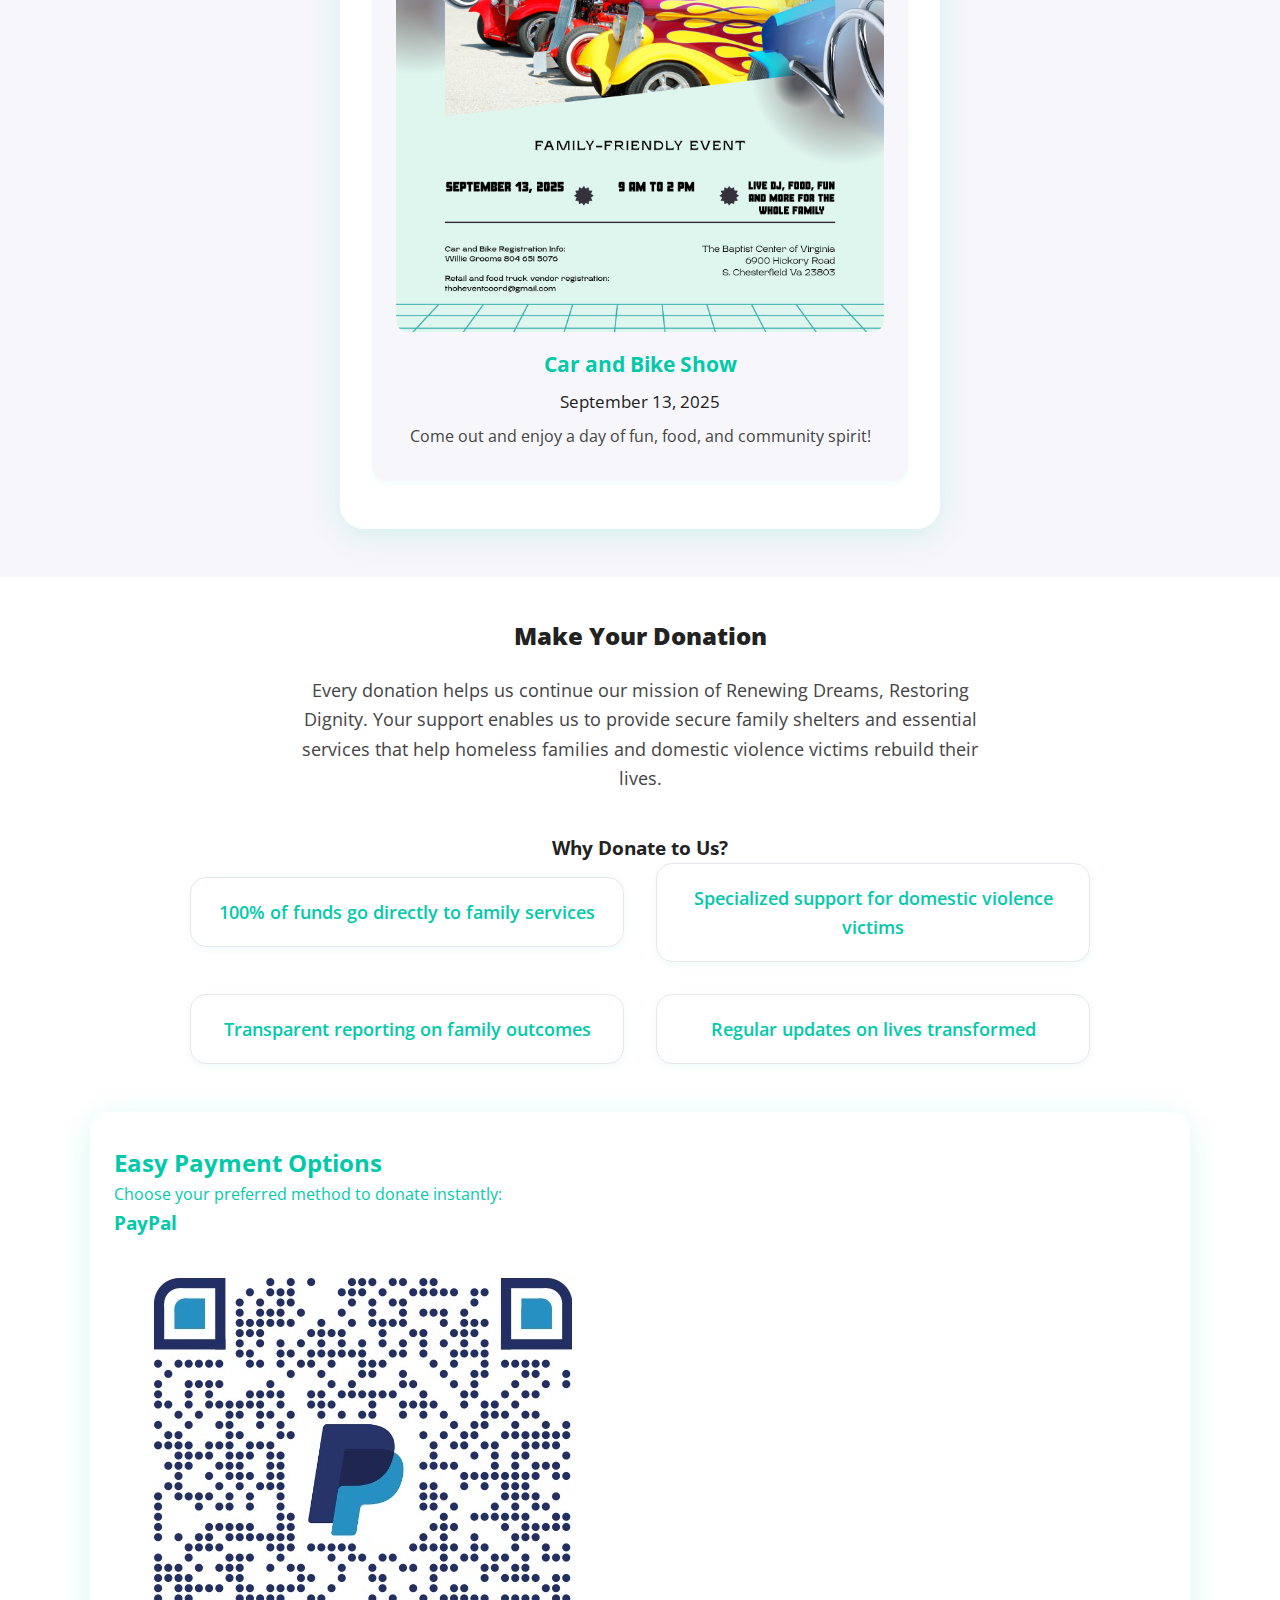
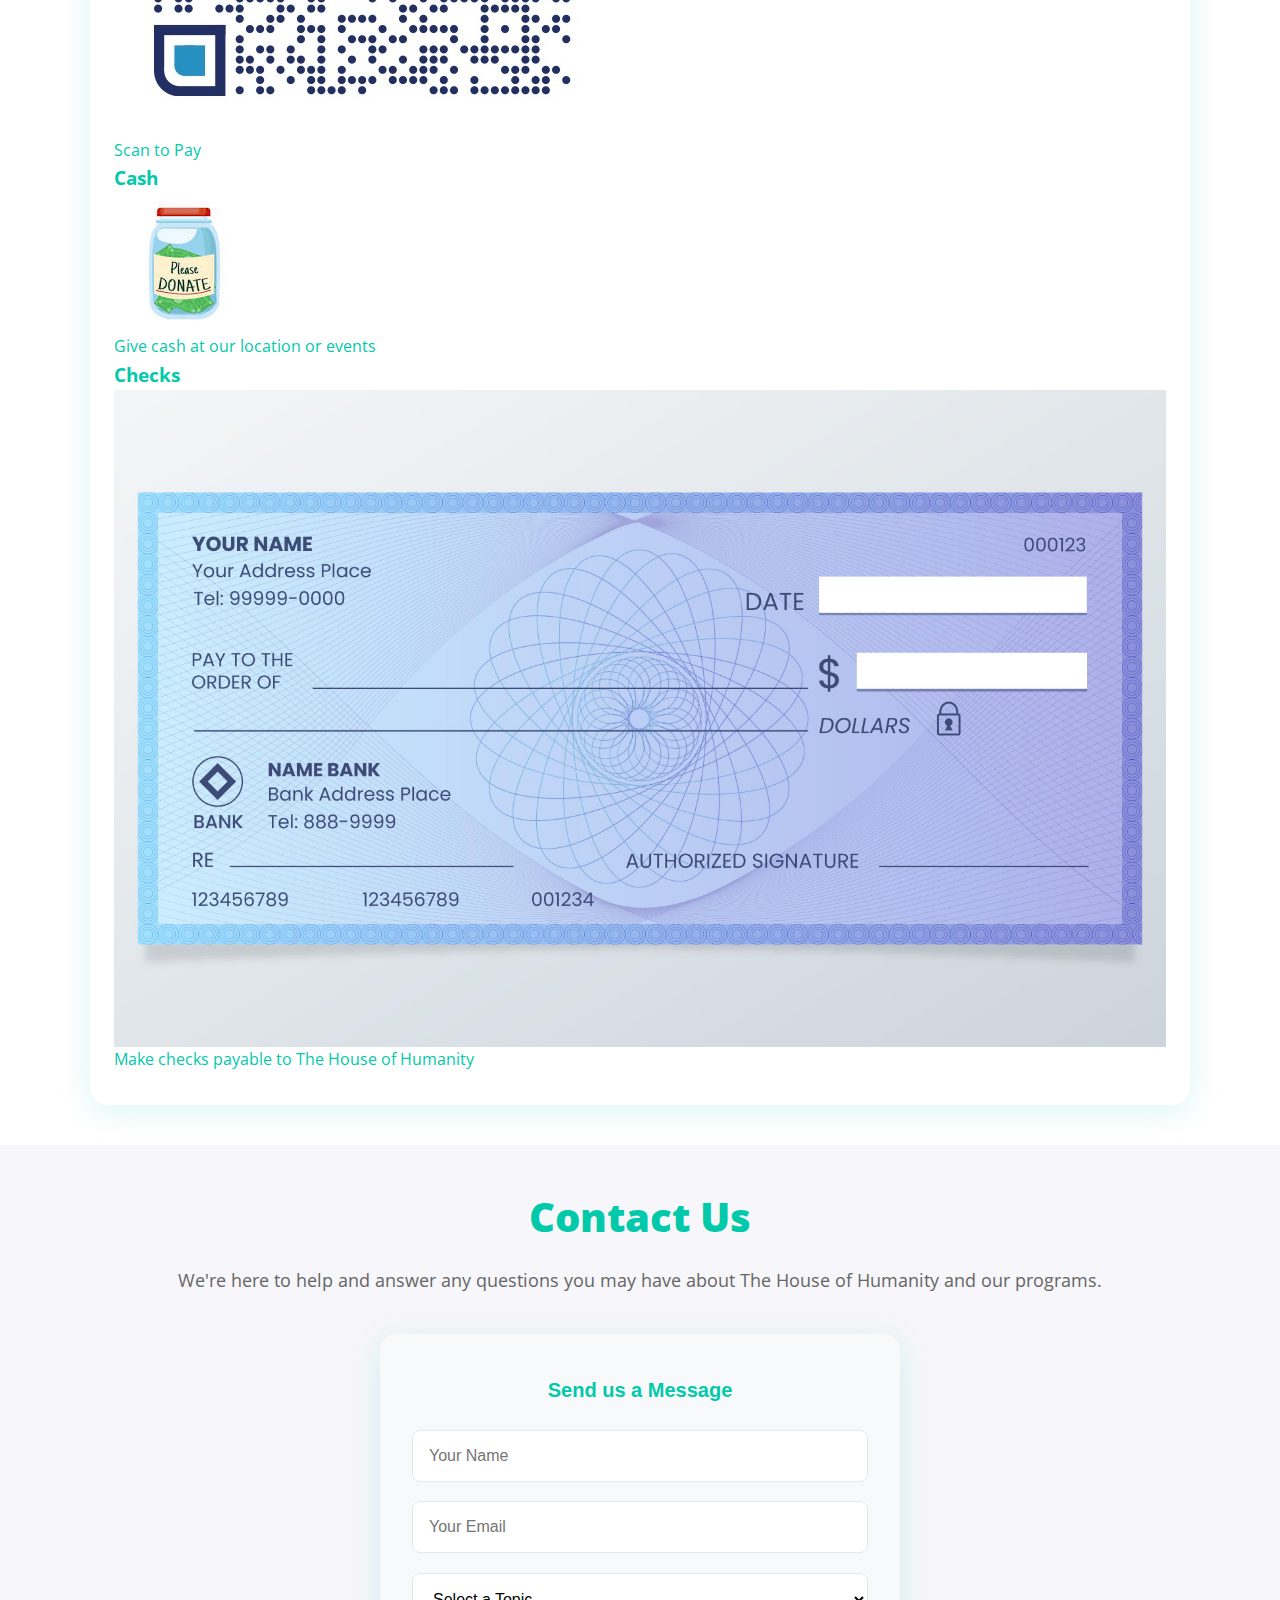
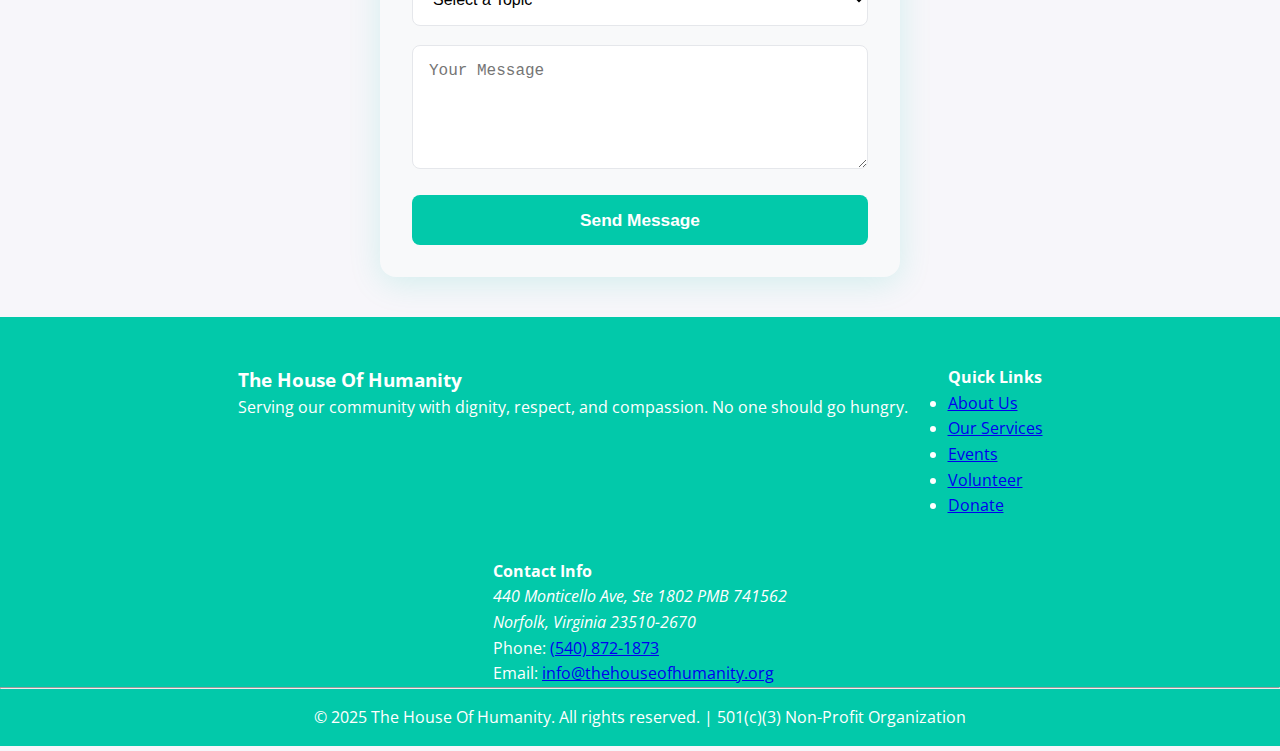
<file: index-optimized.html>
<!DOCTYPE html>
<html lang="en">
<head>
    <meta charset="UTF-8">
    <meta http-equiv="X-UA-Compatible" content="IE=edge">
    <meta name="viewport" content="width=device-width, initial-scale=1.0, maximum-scale=1.0, user-scalable=no">
    <meta name="description" content="The House Of Humanity - Fighting hunger and building hope in our community. Join us in providing nutritious food and essential support to families in need.">
    <meta name="robots" content="index, follow">
    <meta name="theme-color" content="#02c9aa">
    <meta name="keywords" content="food pantry, hunger relief, community support, volunteer, donations, nonprofit, food assistance">
    <meta name="author" content="The House Of Humanity">
    
    <!-- Open Graph / Facebook -->
    <meta property="og:type" content="website">
    <meta property="og:url" content="https://thehouseofhumanity.org/">
    <meta property="og:title" content="The House Of Humanity - Feeding Our Neighbors">
    <meta property="og:description" content="Fighting hunger and building hope in our community. Join us in providing nutritious food and essential support to families in need.">
    <meta property="og:image" content="https://thehouseofhumanity.org/images/meta.jpg">

    <!-- Twitter -->
    <meta property="twitter:card" content="summary_large_image">
    <meta property="twitter:url" content="https://thehouseofhumanity.org/">
    <meta property="twitter:title" content="The House Of Humanity - Feeding Our Neighbors">
    <meta property="twitter:description" content="Fighting hunger and building hope in our community. Join us in providing nutritious food and essential support to families in need.">
    <meta property="twitter:image" content="https://thehouseofhumanity.org/images/meta.jpg">

    <title>The House Of Humanity - Restoring Dignity and Renewing Dreams</title>
    
    <!-- Preload critical resources -->
    <link rel="preload" href="https://fonts.googleapis.com/css2?family=Open+Sans:wght@400;600;700&display=swap" as="style" onload="this.onload=null;this.rel='stylesheet'">
    <link rel="preconnect" href="https://fonts.googleapis.com">
    <link rel="preconnect" href="https://fonts.gstatic.com" crossorigin>
    <noscript><link rel="stylesheet" href="https://fonts.googleapis.com/css2?family=Open+Sans:wght@400;600;700&display=swap"></noscript>
    
    <!-- Critical CSS for above-the-fold content -->
    <style>
        *{margin:0;padding:0;box-sizing:border-box}
        body{font-family:'Open Sans',sans-serif;line-height:1.6;color:#02c9aa;background:#f7f6fa;}
        .header{background:#02c9aa;box-shadow:0 2px 10px rgba(0,0,0,0.1);position:fixed;width:100%;top:0;z-index:1000}
        .navbar{width:100%;padding:0 40px;display:flex;justify-content:space-between;align-items:center}
        .nav-menu a{color:#02c9aa;font-weight:600;transition:color .3s;}
        .nav-menu a:hover{color:#6c2eb7;}
        .logo{display:flex;align-items:center;gap:1rem}
        .logo-img{height:70px;width:auto;object-fit:contain;box-shadow:0 4px 16px rgba(2,201,170,0.12);border-radius:10px;margin-left: 25px;}
        .logo h1{color:#02c9aa;font-size:2rem;font-weight:800;margin:0;text-shadow:1px 2px 8px #6c2eb722;letter-spacing:1px;}
        .hero{margin-top:80px;padding:4rem 0;background:linear-gradient(135deg,#02c9aa 0%,#6c2eb7 100%);display:flex;align-items:center;justify-content:center;min-height:50vh;max-width:1200px;margin-left:auto;margin-right:auto;border-radius:24px;box-shadow:0 8px 32px rgba(2,201,170,0.08);}
        .hero-content h1{color:#02c9aa;font-size:2.8rem;font-weight:900;margin-bottom:1rem;letter-spacing:1px;}
        #home.hero .hero-content p { color: #000 !important; }
        .hero-content p{font-size:1.2rem;margin-bottom:2rem;line-height:1.7;}
        .section-header h2{color:#02c9aa;font-size:2.2rem;font-weight:800;letter-spacing:1px;}
        .section-header p{color:#02c9aa;font-size:1.1rem;}
        .footer-bottom { width: 100%; text-align: center; padding: 1em 0; background: #02c9aa; color: #fff; font-size: 1rem; }
    </style>
    
    <link rel="stylesheet" href="styles-optimized.css">
    
    <!-- Favicon and app icons -->
    <link rel="icon" type="image/x-icon" href="/favicon.ico">
    <link rel="apple-touch-icon" sizes="180x180" href="/apple-touch-icon.png">
    <link rel="icon" type="image/png" sizes="32x32" href="/favicon-32x32.png">
    <link rel="icon" type="image/png" sizes="16x16" href="/favicon-16x16.png">
    <link rel="manifest" href="/site.webmanifest">
</head>
<body>
    <!-- Skip to main content for accessibility -->
    <a href="#main" class="skip-link sr-only">Skip to main content</a>
    
    <!-- Header -->
    <header class="header" role="banner">
        <nav class="navbar" role="navigation" aria-label="Main navigation">
            <div class="nav-flex">
                <div class="logo">
                    <img src="images/The House of Humanity-logo3.jpg" alt="The House Of Humanity Logo" class="logo-img" width="100" height="100">
                    <h1>The House Of Humanity</h1>
                </div>
                <div class="nav-menu-flex">
                    <ul class="nav-menu" id="nav-menu" role="menubar">
                        <li role="none"><a href="#home" class="nav-link" role="menuitem">Home</a></li>
                        <li role="none"><a href="#about" class="nav-link" role="menuitem">About</a></li>
                        <li role="none"><a href="#services" class="nav-link" role="menuitem">Services</a></li>
                        <li role="none"><a href="#events" class="nav-link" role="menuitem">Events</a></li>
                        <li role="none"><a href="#volunteer" class="nav-link" role="menuitem">Volunteer</a></li>
                        <li role="none"><a href="#donate" class="nav-link" role="menuitem">Donate</a></li>
                        <li role="none"><a href="#contact" class="nav-link" role="menuitem">Contact</a></li>
                    </ul>
                    <button class="hamburger" id="nav-toggle" aria-label="Toggle navigation menu" aria-expanded="false">
                        <span></span>
                        <span></span>
                        <span></span>
                    </button>
                </div>
            </div>
        </nav>
    </header>

    <!-- Main Content -->
    <main id="main" role="main">
        <!-- Hero Section -->
        <section id="home" class="hero" aria-labelledby="hero-heading">
            <img src="images/The House of Humanity-logo3.jpg" alt="The House of Humanity Logo" width="320" height="320" loading="eager">
            <div class="hero-content">
                <h1 id="hero-heading" class="sr-only">Welcome to The House of Humanity</h1>
                <p>Welcome to The House of Humanity, a beacon of hope and compassion committed to Restoring Dignity and Renewing Dreams. Our charity is a haven for homeless families and domestic abuse victims seeking refuge and support. Founded by Bridget Charles, a retired Veteran, our mission goes beyond providing shelter—we offer a comprehensive environment where families can access resources, build resilience, and achieve well-being. We work with local businesses, educational institutions, and volunteers to build a network of support that extends beyond immediate aid. Join us in creating a lasting difference and a path to dignity for every individual and family.</p>
            </div>
        </section>

        <!-- About Section -->
        <section id="about" class="about-section" aria-labelledby="about-heading">
            <div class="about-text text-center">
                <h1 id="about-heading" class="text-center">About The House of Humanity</h1>
                <p class="subtitle text-center">Restoring dignity and renewing dreams for families in need</p>
                <h2 class="text-center">Our Mission</h2>
                <p class="text-center">Our mission is clear and unchanging: Renewing Dreams, Restoring Dignity. We strive to be a cornerstone in the lives of homeless families and victims of domestic violence, providing them with the support needed to overcome adversity. Families can rebuild their lives with the assurance of privacy and security through our safe haven. Our core values revolve around compassion, empowerment, and community support. We believe in fostering an environment that not only provides shelter but also equips families with the tools and programs necessary to achieve their goals for survival and long-term stability.</p>
                <h2 class="text-center">Our Vision</h2>
                <p class="text-center">We envision a future in which everyone, regardless of circumstance, has a place to call home—a safe haven where aspirations may be revived and dignity can be restored. We aspire to be a positive force for change, building communities where empathy and collective well-being are valued.</p>
            </div>
            <div class="about-image">
                <img src="images/BridgetCharles.jpeg" alt="Founder Bridget Charles" width="340" height="340" loading="lazy">
            </div>
        </section>

        <!-- Services Section -->
        <section id="services" class="services-section" aria-labelledby="services-heading">
            <div class="services-header">
                <h2 id="services-heading">Our Services</h2>
                <p>Comprehensive support for families facing homelessness and domestic violence</p>
            </div>
            <div class="services-grid-stack grid-3col">
                <article class="service-card">
                    <img src="images/shelter.jpg" alt="Emergency Shelter Assistance" width="220" height="140" loading="lazy">
                    <h3>Emergency Shelter Assistance</h3>
                    <p>Providing immediate shelter for homeless families and domestic violence victims, ensuring a secure and supportive environment.</p>
                </article>
                <article class="service-card">
                    <img src="images/cannedgood1.jpg" alt="Food donations - Essential items for families" width="220" height="140" loading="lazy">
                    <h3>Food Donations</h3>
                    <p>We accept non-perishable food items, fresh produce, and hygiene products. Drop-off times are Monday-Friday 9AM-5PM.</p>
                    <div class="needed-items">
                        <h4>Most Needed Items:</h4>
                        <ul>
                            <li>Canned proteins (tuna, chicken, beans)</li>
                            <li>Rice and pasta</li>
                            <li>Baby food and formula</li>
                            <li>Personal hygiene items</li>
                            <li>Fresh fruits and vegetables</li>
                        </ul>
                    </div>
                </article>
                <article class="service-card">
                    <img src="images/wellness.jpg" alt="Well-being Programs" width="220" height="140" loading="lazy">
                    <h3>Well-being Programs</h3>
                    <p>Offering programs and services focused on promoting the optimal well-being of families, including physical, emotional, and mental health support.</p>
                </article>
                <article class="service-card">
                    <img src="images/creditrepair.jpg" alt="Credit Repair Services" width="220" height="140" loading="lazy">
                    <h3>Credit Repair Services</h3>
                    <p>Helping families rebuild their financial stability through credit repair, financial education, and access to resources.</p>
                    <a href="https://purplecreditrepair.com/index.html" target="_blank" rel="noopener" class="credit-link">Discover how Purple Credit Repair can help you achieve financial freedom &mdash; Click here to learn more!</a>
                </article>
                <article class="service-card">
                    <img src="images/domestic.jpg" alt="Support Services" width="220" height="140" loading="lazy">
                    <h3>Support Services</h3>
                    <p>Specialized services for victims of domestic violence, including counseling, and a safe, confidential space for rebuilding lives.</p>
                </article>
                <article class="service-card">
                    <img src="images/holiday.jpg" alt="Holiday programs - Special seasonal food distributions" width="300" height="200" loading="lazy">
                    <h3>Holiday Programs</h3>
                    <p>Special holiday meal distributions including Thanksgiving turkeys, Christmas food boxes, and back-to-school supplies for children.</p>
                </article>
            </div>
        </section>

        <!-- Volunteer Section -->
        <section id="volunteer" class="volunteer-section" aria-labelledby="volunteer-heading">
            <div class="volunteer-flex">
                <div class="volunteer-video-wrap">
                    <video width="100%" height="auto" controls poster="images/GroupRun4Humanity.jpg" class="volunteer-video" preload="metadata">
                        <source src="images/HOH 5k Walk.mp4" type="video/mp4">
                        Your browser does not support the video tag.
                    </video>
                </div>
                <div class="volunteer-info">
                    <h2 id="volunteer-heading" class="volunteer-title">Get Involved</h2>
                    <p class="volunteer-desc">We believe in the power of community. Volunteers, partners, and supporters are essential to our mission. Join us in making a difference—whether through volunteering, donations, or spreading awareness, your involvement helps restore dignity and renew dreams for families in need.</p>
                    <a href="#contact" class="btn btn-primary">Sign Up to Volunteer</a>
                </div>
                <div class="volunteer-img-wrap">
                    <img src="images/GroupRun4Humanity.jpg" alt="Volunteers at The House of Humanity" width="100%" height="auto" loading="lazy" class="volunteer-img">
                </div>
            </div>
        </section>

        <!-- Events Section -->
        <section id="events" class="events-section" aria-labelledby="events-heading">
            <div class="events-header events-header-style">
                <h2 id="events-heading">Upcoming Events</h2>
                <p>Join us at our upcoming events to support our mission and connect with the community!</p>
            </div>
            <div class="events-list">
                <div class="event-card">
                    <img src="images/Upcoming event.png" alt="Upcoming Event" class="event-image-clickable event-image-clickable-style">
                    <h3 class="event-title-style">Car and Bike Show</h3>
                    <p class="event-date-style">September 13, 2025</p>
                    <p class="event-description-style">Come out and enjoy a day of fun, food, and community spirit!</p>
                </div>
            </div>
        </section>

        <!-- Donation Form Section -->
        <section class="donation-section" aria-labelledby="donation-heading">
            <div class="donation-header">
                <h2 id="donation-heading" class="donation-title donation-title-style">Make Your Donation</h2>
                <p class="donation-desc donation-desc-style">Every donation helps us continue our mission of Renewing Dreams, Restoring Dignity. Your support enables us to provide secure family shelters and essential services that help homeless families and domestic violence victims rebuild their lives.</p>
            </div>
            <div class="donation-benefits-wrap">
                <h3 class="donation-benefits-title donation-benefits-title-style">Why Donate to Us?</h3>
                <div class="donation-benefits-grid donation-benefits-grid-style">
                    <div class="donation-benefit">100% of funds go directly to family services</div>
                    <div class="donation-benefit">Specialized support for domestic violence victims</div>
                    <div class="donation-benefit">Transparent reporting on family outcomes</div>
                    <div class="donation-benefit">Regular updates on lives transformed</div>
                </div>
                
                <!-- Easy Payment Options Section -->
                <section id="donate" class="payment-options-section" aria-labelledby="payment-heading">
                    <h2 id="payment-heading">Easy Payment Options</h2>
                    <p>Choose your preferred method to donate instantly:</p>
                    <div class="payment-methods">
                        <!-- PayPal -->
                        <div class="payment-method">
                            <div class="payment-divider"></div>
                            <h3>PayPal</h3>
                            <a href="https://www.paypal.com/donate/?hosted_button_id=YOUR_BUTTON_ID" target="_blank" rel="noopener" aria-label="Donate via PayPal">
                                <img src="images/Paypal_QR_Code.jfif" alt="PayPal QR Code" class="payment-qr">
                            </a>
                            <p>Scan to Pay</p>
                        </div>
                        
                        <!-- Cash -->
                        <div class="payment-method">
                            <div class="payment-divider"></div>
                            <h3>Cash</h3>
                            <img src="images/donations.jpg" alt="Cash Payment" class="payment-image">
                            <p>Give cash at our location or events</p>
                        </div>
                        
                        <!-- Checks -->
                        <div class="payment-method">
                            <div class="payment-divider"></div>
                            <h3>Checks</h3>
                            <img src="images/check.jpg" alt="Check Payment" class="payment-image">
                            <p>Make checks payable to The House of Humanity</p>
                        </div>
                    </div>
                </section>
            </div>
        </section>

        <!-- Contact Section -->
        <section id="contact" class="contact-section" aria-labelledby="contact-heading">
            <div class="contact-header">
                <h2 id="contact-heading">Contact Us</h2>
                <p>We're here to help and answer any questions you may have about The House of Humanity and our programs.</p>
            </div>
            <div class="contact-form-container">
                <div class="contact-form-title">Send us a Message</div>
                <form action="https://formspree.io/f/xwkgyyqg" method="POST" class="contact-form" novalidate>
                    <input type="text" name="name" placeholder="Your Name" required aria-label="Your Name">
                    <input type="email" name="email" placeholder="Your Email" required aria-label="Your Email">
                    <select name="topic" required aria-label="Select a Topic">
                        <option value="">Select a Topic</option>
                        <option value="Volunteer Opportunities">Volunteer Opportunities</option>
                        <option value="Monetary Donation">Monetary Donation</option>
                        <option value="Request Services">Request Services</option>
                        <option value="Partnership Inquiry">Partnership Inquiry</option>
                        <option value="Other">Other</option>
                    </select>
                    <textarea name="message" rows="5" placeholder="Your Message" required aria-label="Your Message"></textarea>
                    <input type="hidden" name="_subject" value="Message from thehouseofhumanity.org">
                    <button type="submit">Send Message</button>
                </form>
            </div>
        </section>
    </main>

    <!-- Footer -->
    <footer class="footer" role="contentinfo">
        <div class="footer-main">
            <div class="footer-section">
                <h3>The House Of Humanity</h3>
                <p>Serving our community with dignity, respect, and compassion. No one should go hungry.</p>
            </div>

            <div class="footer-section">
                <h4>Quick Links</h4>
                <ul>
                    <li><a href="#about">About Us</a></li>
                    <li><a href="#services">Our Services</a></li>
                    <li><a href="#events">Events</a></li>
                    <li><a href="#volunteer">Volunteer</a></li>
                    <li><a href="#donate">Donate</a></li>
                </ul>
            </div>
            
            <div class="footer-section">
                <h4>Contact Info</h4>
                <div>
                    <address>
                        440 Monticello Ave, Ste 1802 PMB 741562<br>
                        Norfolk, Virginia 23510-2670
                    </address>
                </div>
                <div>Phone: <a href="tel:+15408721873">(540) 872-1873</a></div>
                <div>Email: <a href="mailto:info@thehouseofhumanity.org">info@thehouseofhumanity.org</a></div>
            </div>
        </div>
        
        <hr>
        
        <div class="footer-bottom">
            <p>&copy; 2025 The House Of Humanity. All rights reserved. | 501(c)(3) Non-Profit Organization</p>
        </div>
    </footer>

    <!-- Event Image Modal Overlay -->
    <div id="eventImageModal" class="event-image-modal" style="display:none;" role="dialog" aria-labelledby="modal-title" aria-modal="true">
        <img id="eventModalImg" src="images/Upcoming event.png" alt="Upcoming Event Enlarged">
    </div>

    <!-- JavaScript -->
    <script defer>
        // Enhanced event image click-to-enlarge with accessibility
        document.addEventListener('DOMContentLoaded', function() {
            var eventImg = document.querySelector('.event-image-clickable');
            var modal = document.getElementById('eventImageModal');
            var modalImg = document.getElementById('eventModalImg');
            
            if (eventImg && modal && modalImg) {
                eventImg.addEventListener('click', function() {
                    modal.style.display = 'flex';
                    modalImg.src = eventImg.src;
                    modalImg.alt = eventImg.alt + ' - Enlarged View';
                    document.body.style.overflow = 'hidden';
                    modal.focus();
                });
                
                // Close modal on click or escape key
                modal.addEventListener('click', closeModal);
                document.addEventListener('keydown', function(e) {
                    if (e.key === 'Escape' && modal.style.display === 'flex') {
                        closeModal();
                    }
                });
                
                function closeModal() {
                    modal.style.display = 'none';
                    document.body.style.overflow = '';
                    eventImg.focus();
                }
            }
        });

        // Navigation menu toggle for mobile
        document.addEventListener('DOMContentLoaded', function() {
            var navToggle = document.getElementById('nav-toggle');
            var navMenu = document.getElementById('nav-menu');
            
            if (navToggle && navMenu) {
                navToggle.addEventListener('click', function() {
                    var isExpanded = navToggle.getAttribute('aria-expanded') === 'true';
                    navToggle.setAttribute('aria-expanded', !isExpanded);
                    navMenu.classList.toggle('active');
                });
            }
        });

        // Lazy loading for images
        if ('IntersectionObserver' in window) {
            const lazyImages = document.querySelectorAll('img[loading="lazy"]');
            const imageObserver = new IntersectionObserver((entries, observer) => {
                entries.forEach(entry => {
                    if (entry.isIntersecting) {
                        const img = entry.target;
                        img.classList.add('loaded');
                        observer.unobserve(img);
                    }
                });
            });
            
            lazyImages.forEach(img => {
                img.classList.add('lazy-load');
                imageObserver.observe(img);
            });
        }
    </script>
</body>
</html>
</file>
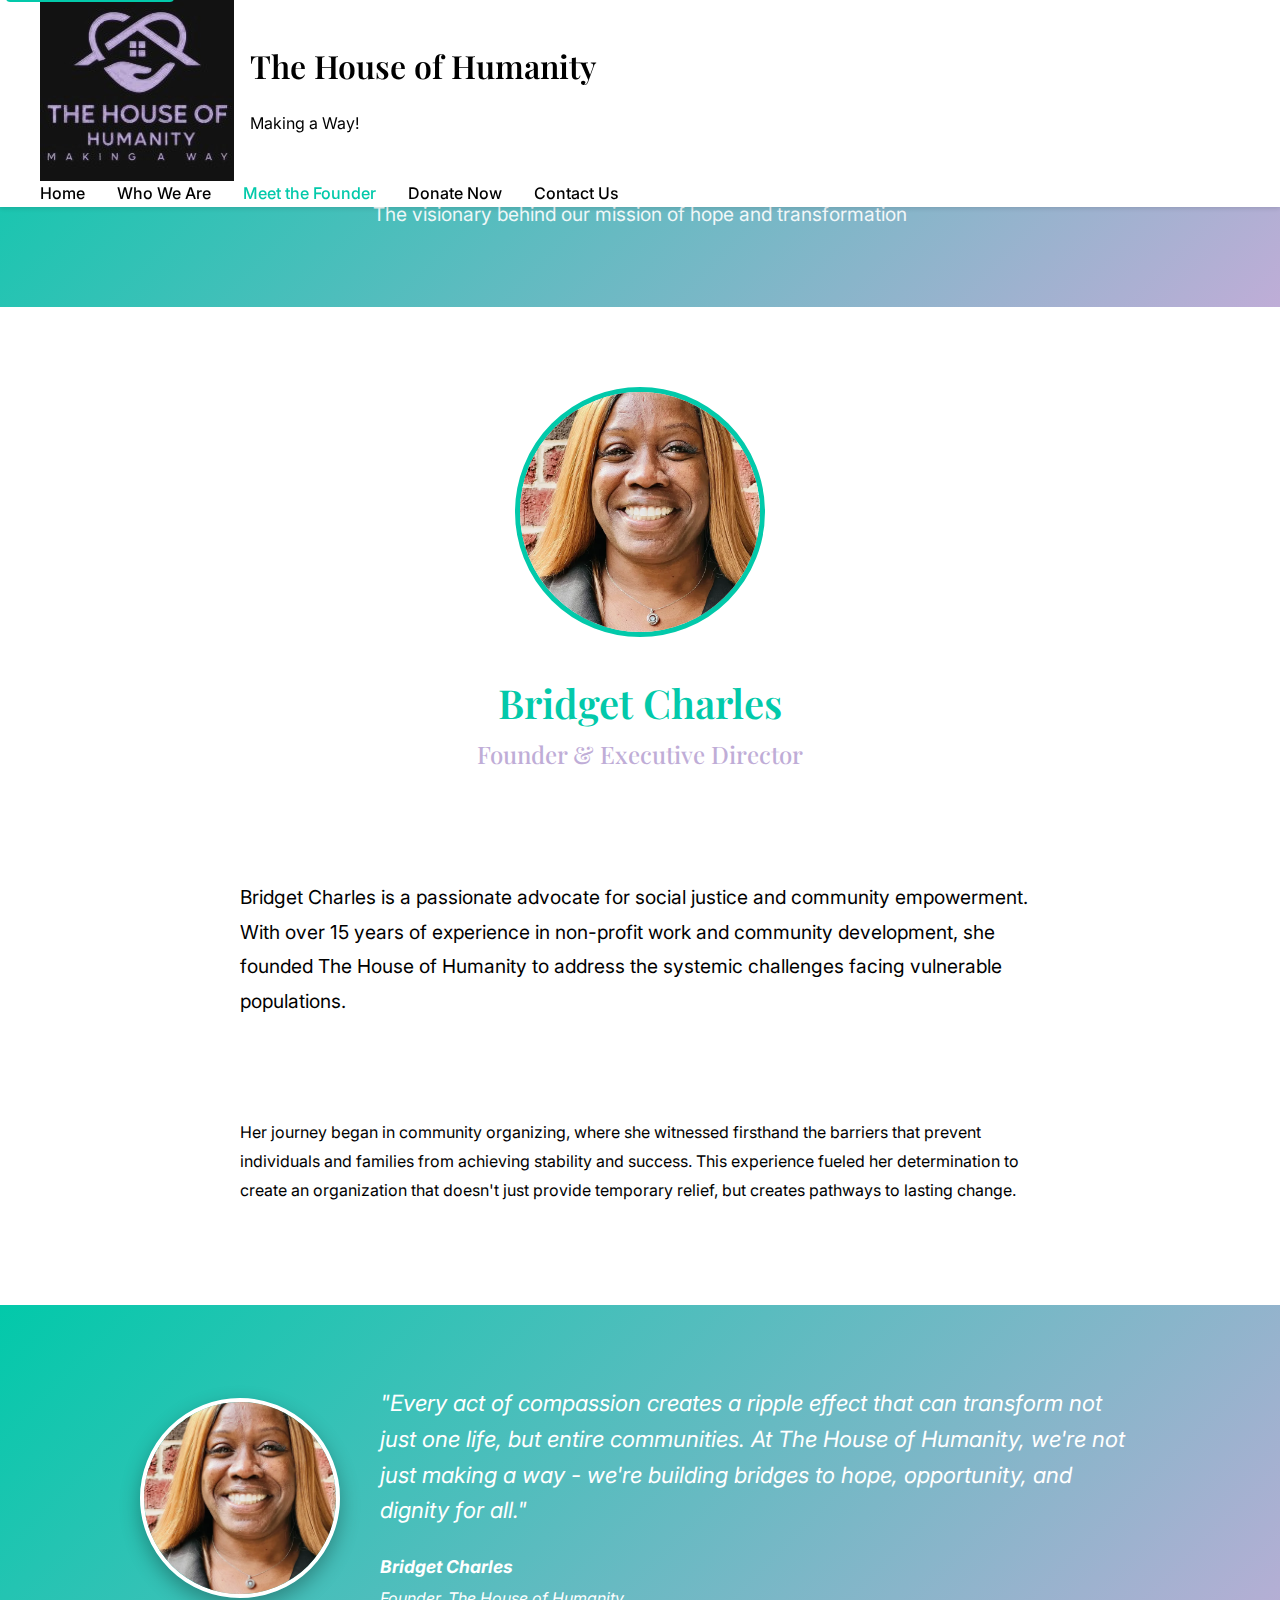
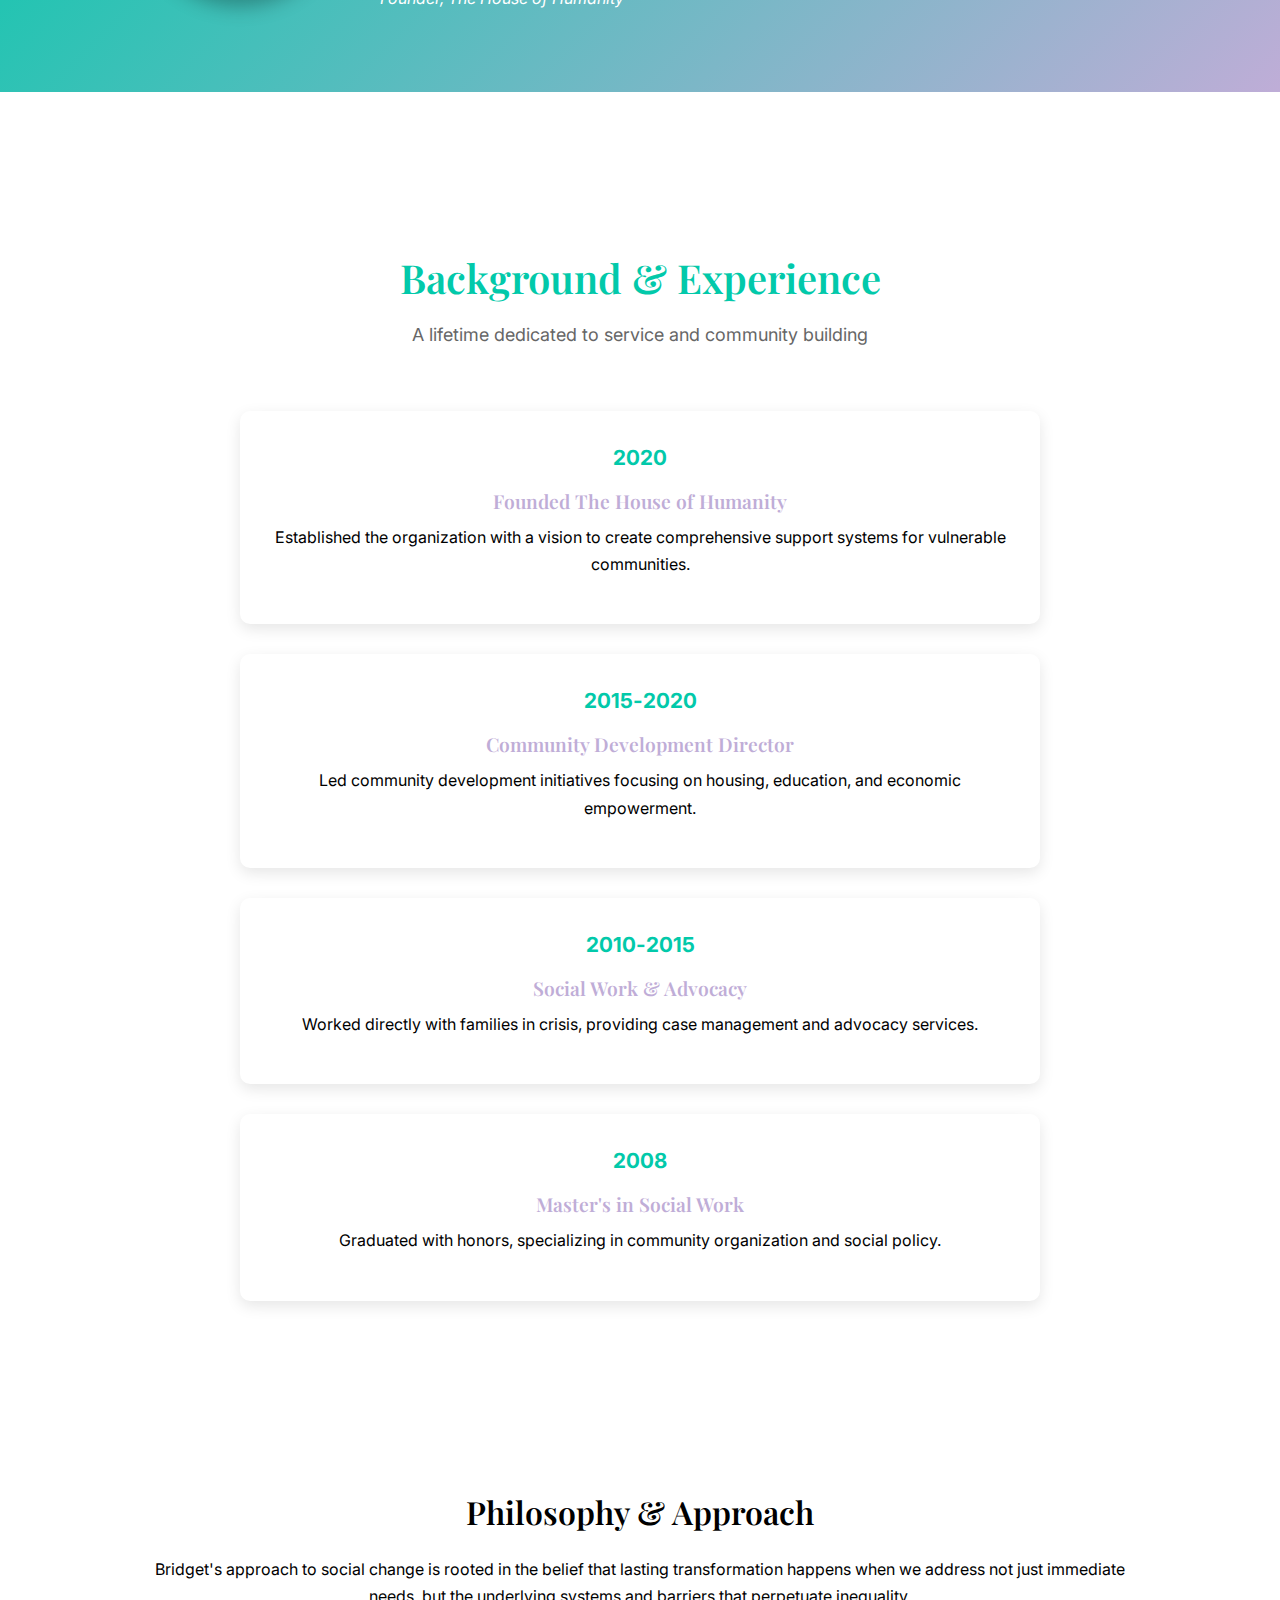
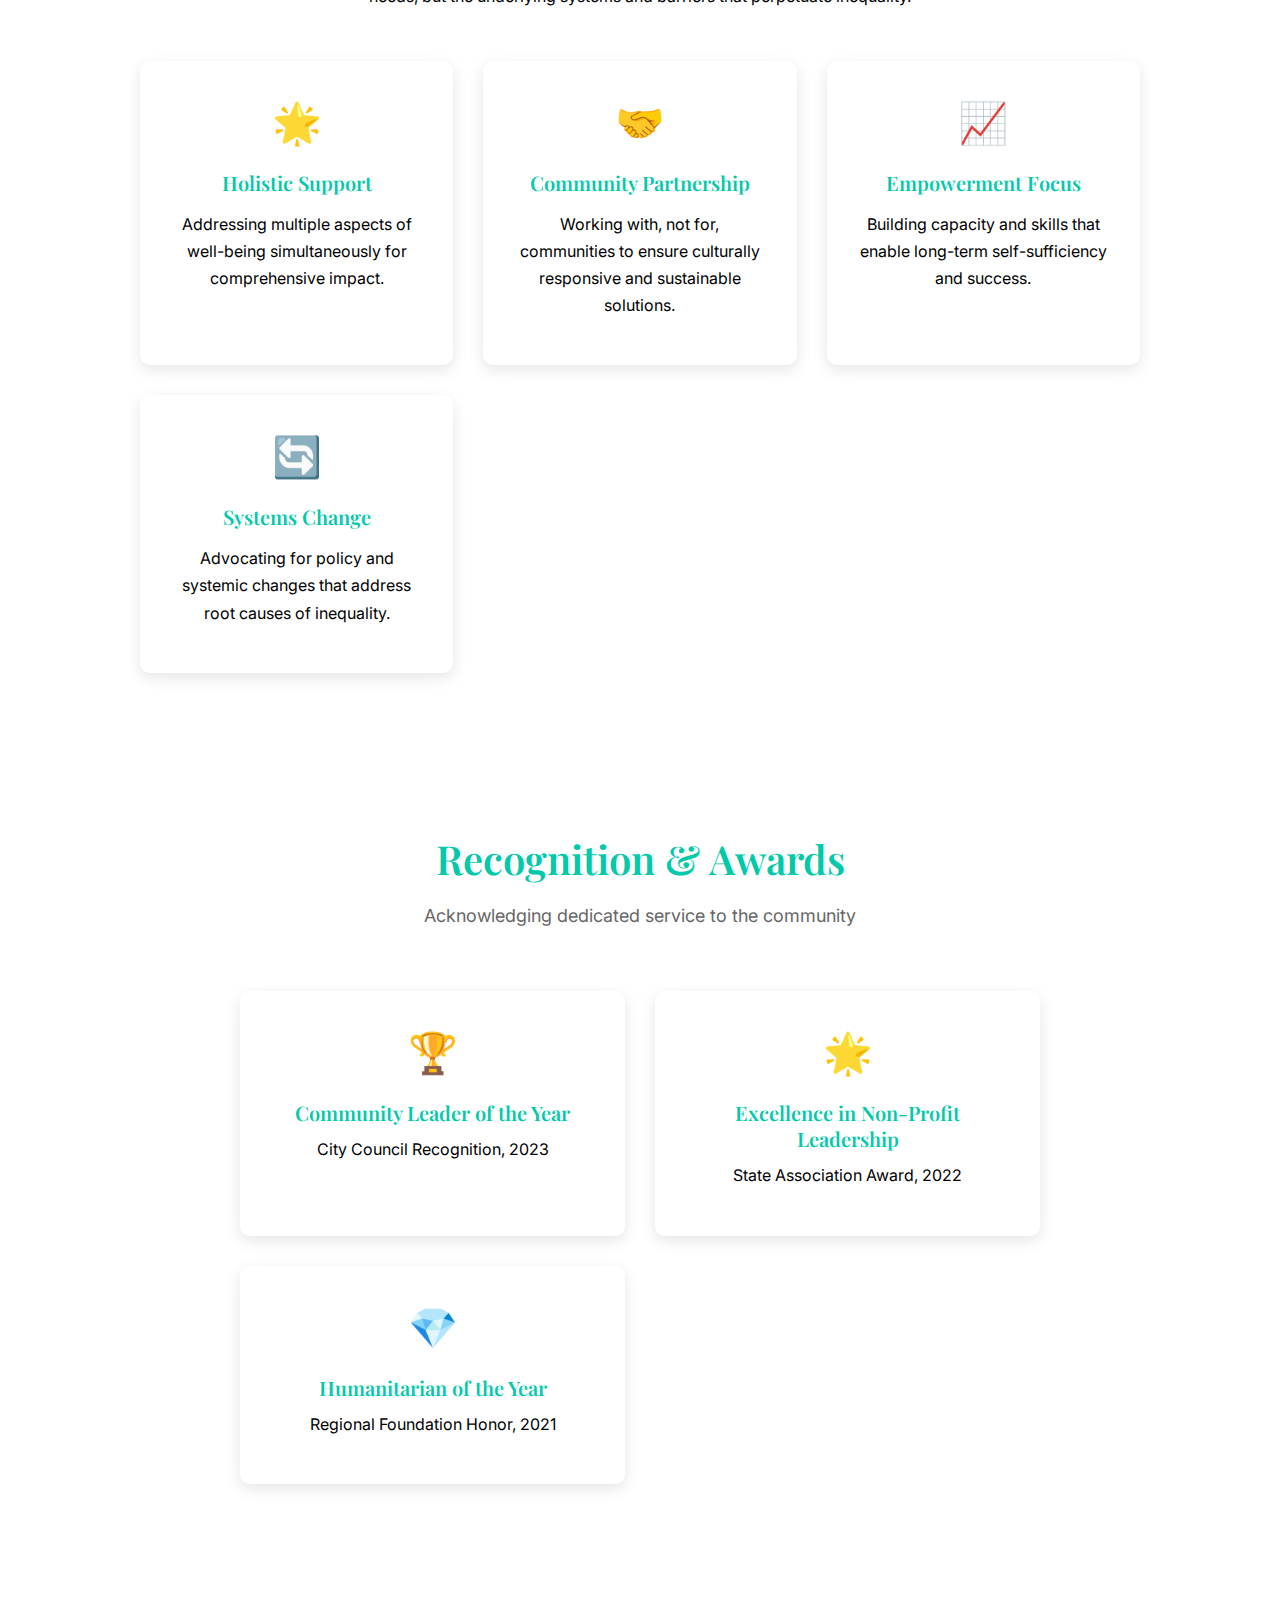
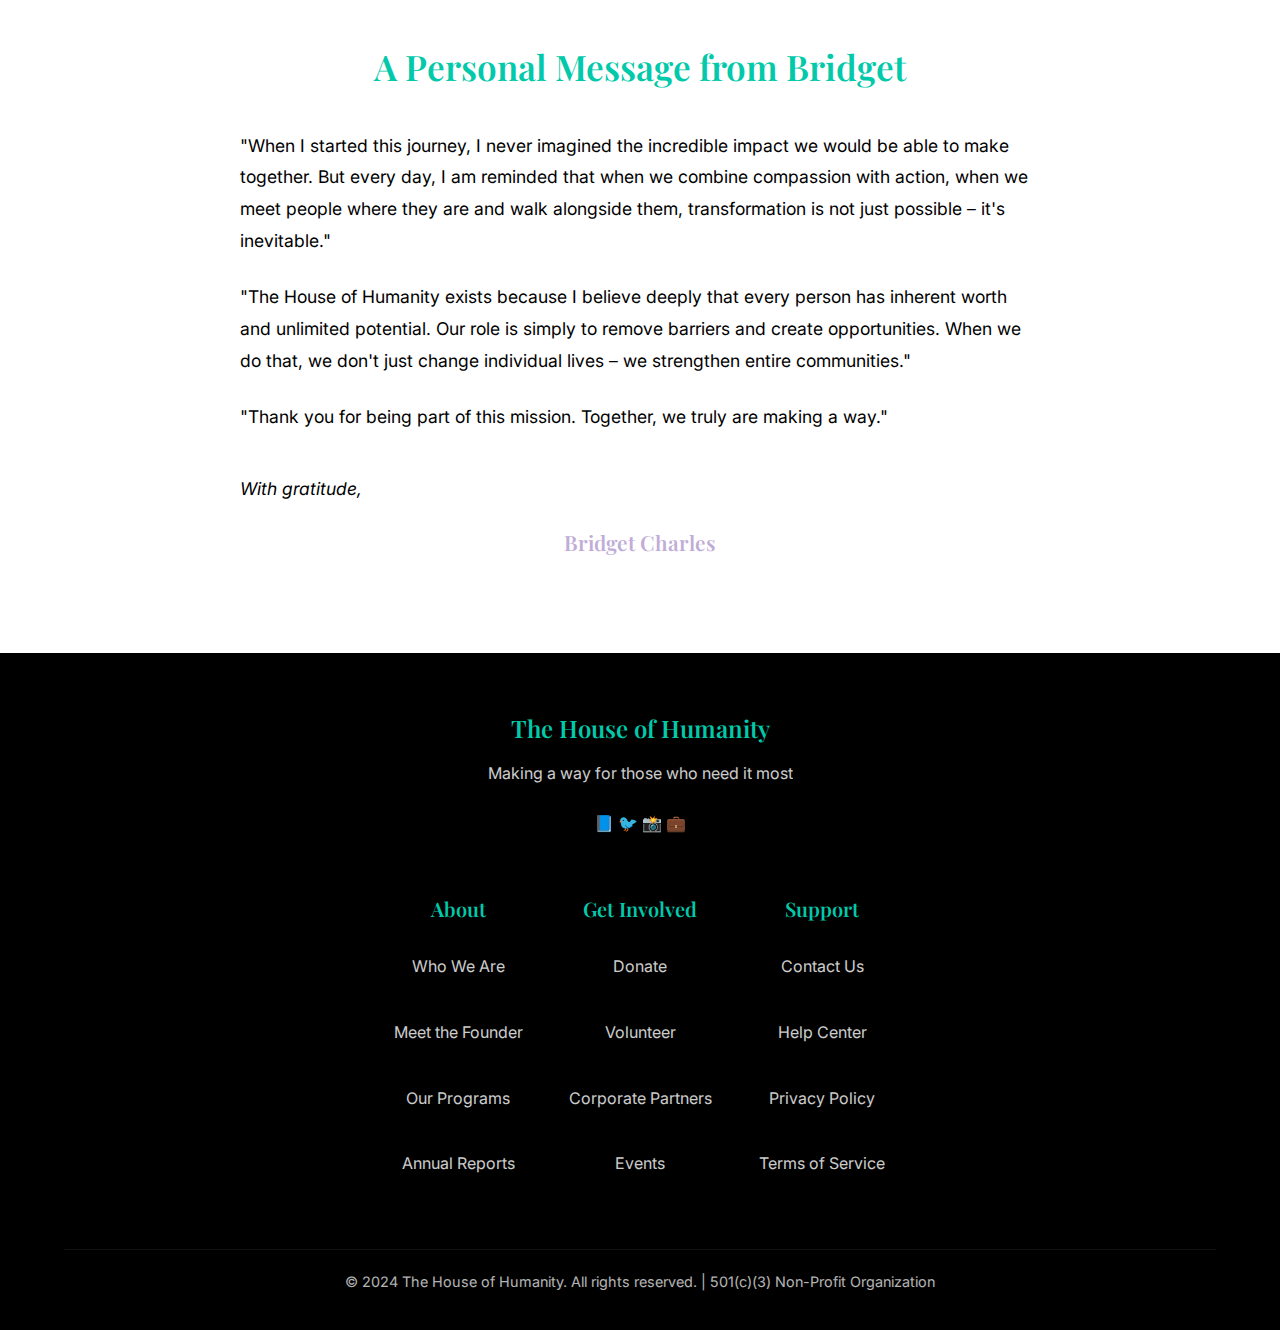
<file: meet-the-founder.html>
<!DOCTYPE html>
<html lang="en">
<head>
    <meta charset="UTF-8">
    <meta name="viewport" content="width=device-width, initial-scale=1.0">
    <meta name="description" content="Meet Bridget Charles, founder of The House of Humanity, and learn about her vision for creating positive change in communities.">
    <meta name="keywords" content="Bridget Charles, founder, non-profit leader, humanitarian, community activist">
    <meta name="author" content="The House of Humanity">
    <title>Meet the Founder - Bridget Charles | The House of Humanity</title>
    
    <!-- Fonts -->
    <link rel="preconnect" href="https://fonts.googleapis.com">
    <link rel="preconnect" href="https://fonts.gstatic.com" crossorigin>
    <link href="https://fonts.googleapis.com/css2?family=Inter:wght@300;400;500;600;700;800&family=Playfair+Display:wght@400;500;600;700&display=swap" rel="stylesheet">
    
    <!-- Styles -->
    <link rel="stylesheet" href="styles.css">
</head>
<body>
    <!-- Navigation -->
    <nav class="navbar">
        <div class="nav-container">
            <div class="nav-logo">
                <img src="images/HouseofHumanityLogo.jpeg" alt="The House of Humanity Logo" class="logo-image">
                <div class="logo-text">
                    <h2>The House of Humanity</h2>
                    <span>Making a Way!</span>
                </div>
            </div>
            <div class="nav-menu" id="nav-menu">
                <a href="index.html" class="nav-link">Home</a>
                <a href="who-we-are.html" class="nav-link">Who We Are</a>
                <a href="meet-the-founder.html" class="nav-link active">Meet the Founder</a>
                <a href="donate-now.html" class="nav-link">Donate Now</a>
                <a href="contact-us.html" class="nav-link">Contact Us</a>
            </div>
            <div class="nav-toggle" id="nav-toggle">
                <span class="bar"></span>
                <span class="bar"></span>
                <span class="bar"></span>
            </div>
        </div>
    </nav>

    <!-- Page Header -->
    <section class="page-header">
        <div class="container">
            <h1>Meet the Founder</h1>
            <p>The visionary behind our mission of hope and transformation</p>
        </div>
    </section>

    <!-- Founder Profile -->
    <section class="founder-profile">
        <div class="container">
            <div class="profile-content">
                <div class="profile-image">
                    <img src="images/Bridget_Charles.webp" alt="Bridget Charles, Founder of The House of Humanity" class="founder-photo">
                </div>
                <div class="profile-text">
                    <h2>Bridget Charles</h2>
                    <h3>Founder & Executive Director</h3>
                    <p class="founder-intro">
                        Bridget Charles is a passionate advocate for social justice and community empowerment. 
                        With over 15 years of experience in non-profit work and community development, she founded 
                        The House of Humanity to address the systemic challenges facing vulnerable populations.
                    </p>
                    <p>
                        Her journey began in community organizing, where she witnessed firsthand the barriers 
                        that prevent individuals and families from achieving stability and success. This experience 
                        fueled her determination to create an organization that doesn't just provide temporary relief, 
                        but creates pathways to lasting change.
                    </p>
                </div>
            </div>
        </div>
    </section>

    <!-- Founder Quote -->
    <section class="founder-quote-page">
        <div class="container">
            <div class="quote-content-with-image">
                <div class="quote-image">
                    <img src="images/Bridget_Charles.webp" alt="Bridget Charles, Founder" class="quote-founder-photo">
                </div>
                <div class="quote-text-section">
                    <blockquote>
                        "Every act of compassion creates a ripple effect that can transform not just one life, 
                        but entire communities. At The House of Humanity, we're not just making a way - 
                        we're building bridges to hope, opportunity, and dignity for all."
                    </blockquote>
                    <cite>
                        <strong>Bridget Charles</strong>
                        <span>Founder, The House of Humanity</span>
                    </cite>
                </div>
            </div>
        </div>
    </section>

    <!-- Spacer Section -->
    <section class="quote-spacer">
        <div class="container">
            <!-- Empty section for spacing -->
        </div>
    </section>

    <!-- Background & Experience -->
    <section class="founder-background">
        <div class="container">
            <div class="section-header">
                <h2>Background & Experience</h2>
                <p>A lifetime dedicated to service and community building</p>
            </div>
            <div class="background-content">
                <div class="experience-timeline">
                    <div class="timeline-item">
                        <div class="timeline-year">2020</div>
                        <div class="timeline-content">
                            <h4>Founded The House of Humanity</h4>
                            <p>Established the organization with a vision to create comprehensive support systems for vulnerable communities.</p>
                        </div>
                    </div>
                    <div class="timeline-item">
                        <div class="timeline-year">2015-2020</div>
                        <div class="timeline-content">
                            <h4>Community Development Director</h4>
                            <p>Led community development initiatives focusing on housing, education, and economic empowerment.</p>
                        </div>
                    </div>
                    <div class="timeline-item">
                        <div class="timeline-year">2010-2015</div>
                        <div class="timeline-content">
                            <h4>Social Work & Advocacy</h4>
                            <p>Worked directly with families in crisis, providing case management and advocacy services.</p>
                        </div>
                    </div>
                    <div class="timeline-item">
                        <div class="timeline-year">2008</div>
                        <div class="timeline-content">
                            <h4>Master's in Social Work</h4>
                            <p>Graduated with honors, specializing in community organization and social policy.</p>
                        </div>
                    </div>
                </div>
            </div>
        </div>
    </section>

    <!-- Philosophy & Approach -->
    <section class="founder-philosophy">
        <div class="container">
            <div class="philosophy-content">
                <div class="philosophy-text">
                    <h2>Philosophy & Approach</h2>
                    <p>
                        Bridget's approach to social change is rooted in the belief that lasting transformation 
                        happens when we address not just immediate needs, but the underlying systems and 
                        barriers that perpetuate inequality.
                    </p>
                    <div class="philosophy-points">
                        <div class="point">
                            <div class="point-icon">🌟</div>
                            <h4>Holistic Support</h4>
                            <p>Addressing multiple aspects of well-being simultaneously for comprehensive impact.</p>
                        </div>
                        <div class="point">
                            <div class="point-icon">🤝</div>
                            <h4>Community Partnership</h4>
                            <p>Working with, not for, communities to ensure culturally responsive and sustainable solutions.</p>
                        </div>
                        <div class="point">
                            <div class="point-icon">📈</div>
                            <h4>Empowerment Focus</h4>
                            <p>Building capacity and skills that enable long-term self-sufficiency and success.</p>
                        </div>
                        <div class="point">
                            <div class="point-icon">🔄</div>
                            <h4>Systems Change</h4>
                            <p>Advocating for policy and systemic changes that address root causes of inequality.</p>
                        </div>
                    </div>
                </div>
            </div>
        </div>
    </section>

    <!-- Recognition & Awards -->
    <section class="founder-recognition">
        <div class="container">
            <div class="section-header">
                <h2>Recognition & Awards</h2>
                <p>Acknowledging dedicated service to the community</p>
            </div>
            <div class="recognition-grid">
                <div class="recognition-item">
                    <div class="recognition-icon">🏆</div>
                    <h4>Community Leader of the Year</h4>
                    <p>City Council Recognition, 2023</p>
                </div>
                <div class="recognition-item">
                    <div class="recognition-icon">🌟</div>
                    <h4>Excellence in Non-Profit Leadership</h4>
                    <p>State Association Award, 2022</p>
                </div>
                <div class="recognition-item">
                    <div class="recognition-icon">💎</div>
                    <h4>Humanitarian of the Year</h4>
                    <p>Regional Foundation Honor, 2021</p>
                </div>
            </div>
        </div>
    </section>

    <!-- Personal Message -->
    <section class="personal-message">
        <div class="container">
            <div class="message-content">
                <h2>A Personal Message from Bridget</h2>
                <div class="message-text">
                    <p>
                        "When I started this journey, I never imagined the incredible impact we would be able to make together. 
                        But every day, I am reminded that when we combine compassion with action, when we meet people where 
                        they are and walk alongside them, transformation is not just possible – it's inevitable."
                    </p>
                    <p>
                        "The House of Humanity exists because I believe deeply that every person has inherent worth and 
                        unlimited potential. Our role is simply to remove barriers and create opportunities. When we do that, 
                        we don't just change individual lives – we strengthen entire communities."
                    </p>
                    <p>
                        "Thank you for being part of this mission. Together, we truly are making a way."
                    </p>
                    <div class="signature">
                        <p><em>With gratitude,</em></p>
                        <h4>Bridget Charles</h4>
                    </div>
                </div>
            </div>
        </div>
    </section>

    <!-- Footer -->
    <footer class="footer">
        <div class="container">
            <div class="footer-content">
                <div class="footer-brand">
                    <h3>The House of Humanity</h3>
                    <p>Making a way for those who need it most</p>
                    <div class="footer-social">
                        <a href="#" aria-label="Facebook">📘</a>
                        <a href="#" aria-label="Twitter">🐦</a>
                        <a href="#" aria-label="Instagram">📸</a>
                        <a href="#" aria-label="LinkedIn">💼</a>
                    </div>
                </div>
                <div class="footer-links">
                    <div class="footer-section">
                        <h4>About</h4>
                        <ul>
                            <li><a href="who-we-are.html">Who We Are</a></li>
                            <li><a href="meet-the-founder.html">Meet the Founder</a></li>
                            <li><a href="#">Our Programs</a></li>
                            <li><a href="#">Annual Reports</a></li>
                        </ul>
                    </div>
                    <div class="footer-section">
                        <h4>Get Involved</h4>
                        <ul>
                            <li><a href="donate-now.html">Donate</a></li>
                            <li><a href="#">Volunteer</a></li>
                            <li><a href="#">Corporate Partners</a></li>
                            <li><a href="#">Events</a></li>
                        </ul>
                    </div>
                    <div class="footer-section">
                        <h4>Support</h4>
                        <ul>
                            <li><a href="contact-us.html">Contact Us</a></li>
                            <li><a href="#">Help Center</a></li>
                            <li><a href="#">Privacy Policy</a></li>
                            <li><a href="#">Terms of Service</a></li>
                        </ul>
                    </div>
                </div>
            </div>
            <div class="footer-bottom">
                <p>&copy; 2024 The House of Humanity. All rights reserved. | 501(c)(3) Non-Profit Organization</p>
            </div>
        </div>
    </footer>

    <script src="script.js"></script>
</body>
</html>
</file>
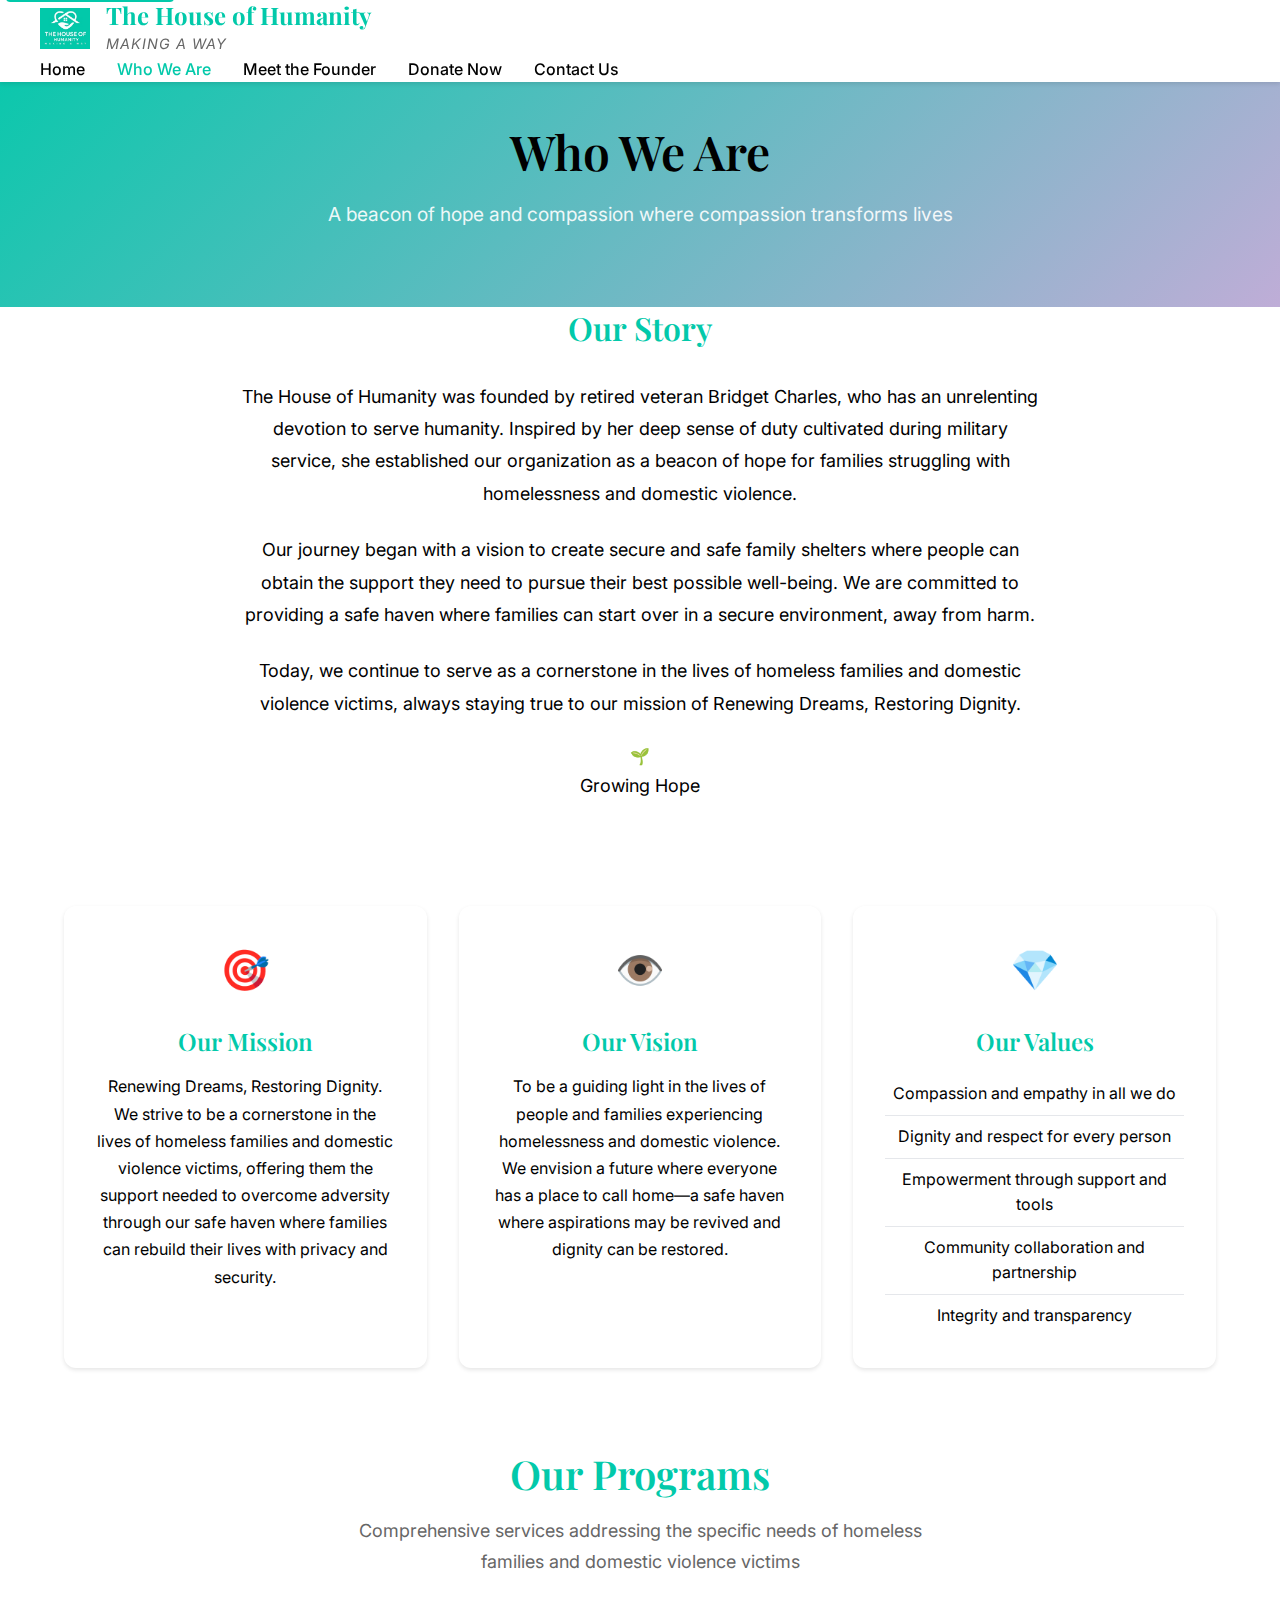
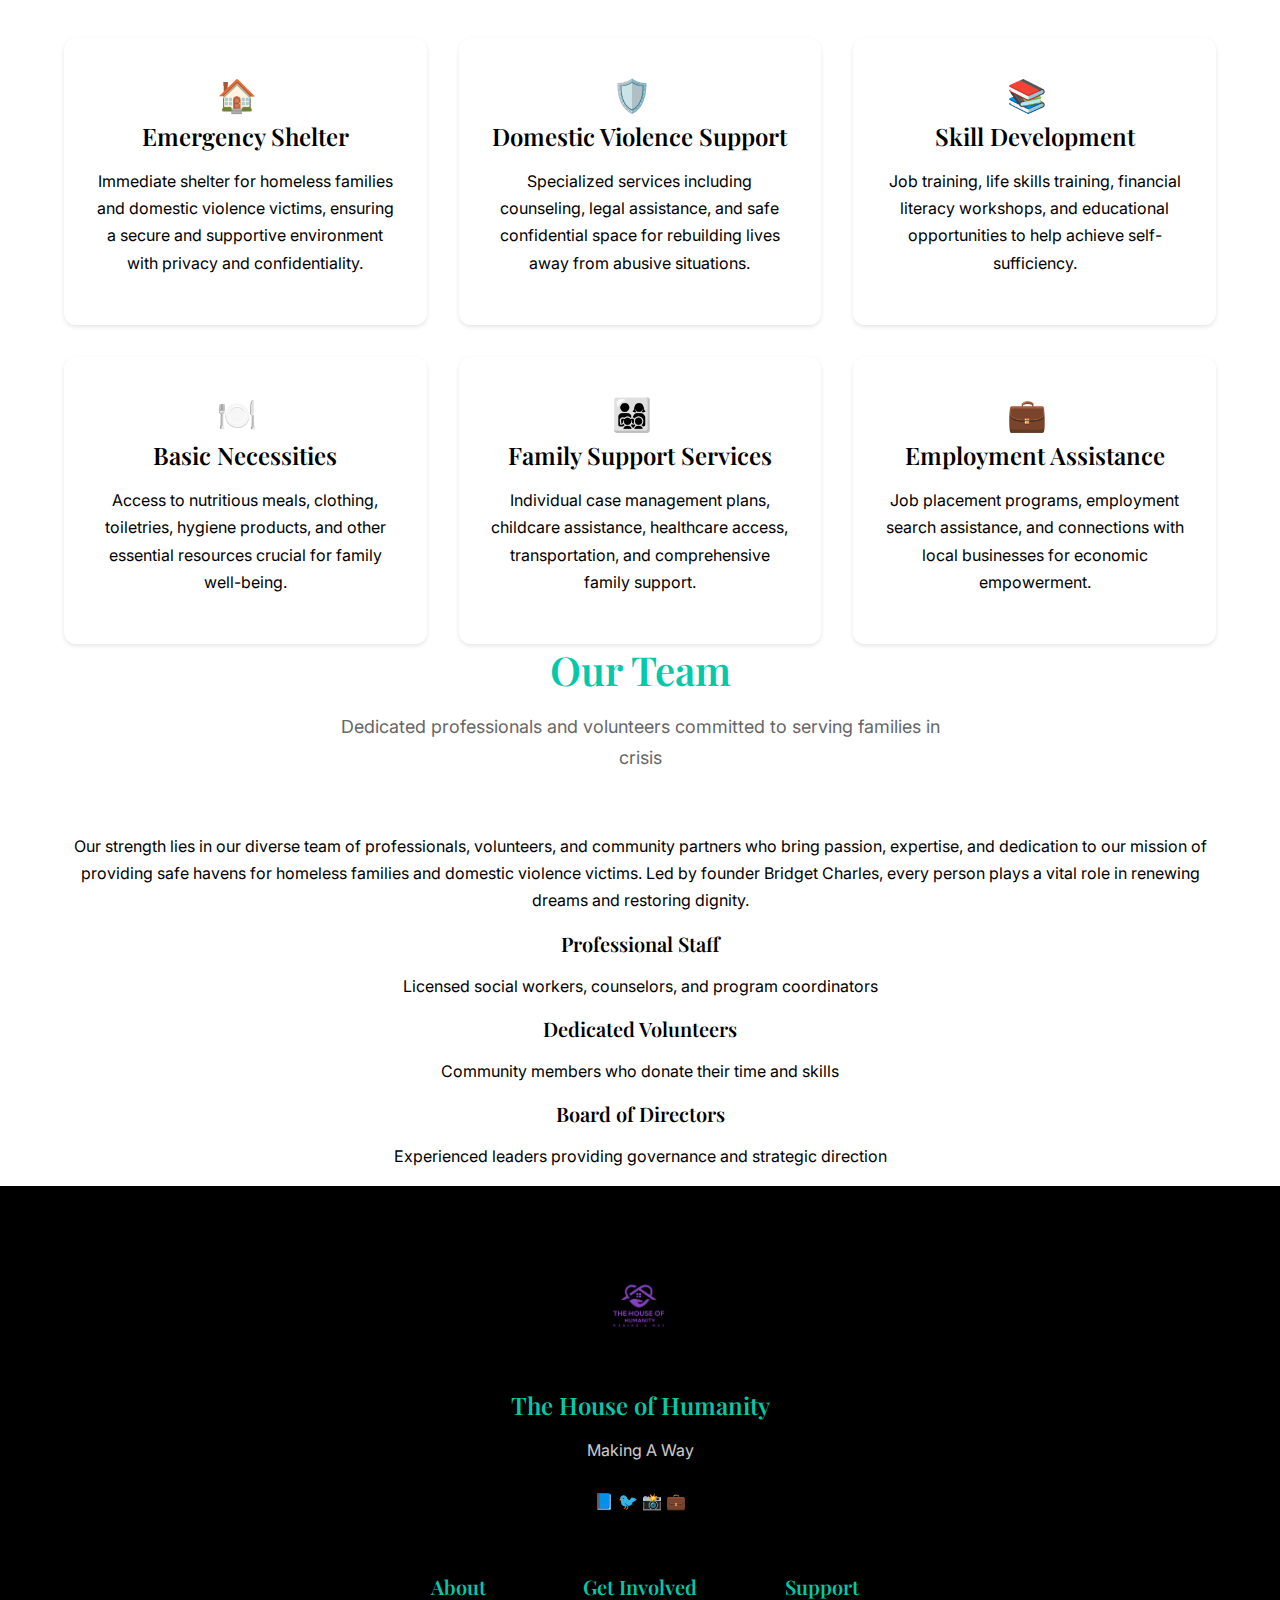
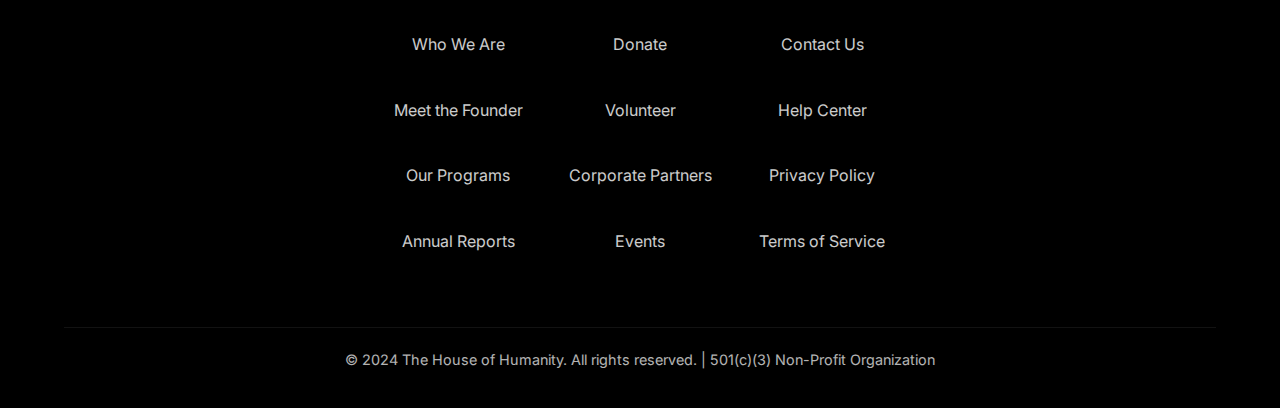
<file: who-we-are.html>
<!DOCTYPE html>
<html lang="en">
<head>
    <meta charset="UTF-8">
    <meta name="viewport" content="width=device-width, initial-scale=1.0">
    <meta name="description" content="Learn about The House of Humanity's mission to provide comprehensive environments for homeless families and domestic abuse victims. Founded by retired veteran Bridget Charles.">
    <meta name="keywords" content="homeless shelter mission, domestic abuse support, Bridget Charles veteran, safe haven, comprehensive support">
    <meta name="author" content="The House of Humanity">
    <title>Who We Are - The House of Humanity</title>
    
    <!-- Fonts -->
    <link rel="preconnect" href="https://fonts.googleapis.com">
    <link rel="preconnect" href="https://fonts.gstatic.com" crossorigin>
    <link href="https://fonts.googleapis.com/css2?family=Inter:wght@300;400;500;600;700;800&family=Playfair+Display:wght@400;500;600;700&display=swap" rel="stylesheet">
    
    <!-- Styles -->
    <link rel="stylesheet" href="styles.css">
</head>
<body>
    <!-- Navigation -->
    <nav class="navbar">
        <div class="nav-container">
            <div class="nav-logo">
                <img src="images/The House of Humanity-logo3.jpg" alt="The House of Humanity Logo" class="nav-logo-main">
                <div class="nav-logo-text">
                    <h2>The House of Humanity</h2>
                    <span>Making A Way</span>
                </div>
            </div>
            <div class="nav-menu" id="nav-menu">
                <a href="index.html" class="nav-link">Home</a>
                <a href="who-we-are.html" class="nav-link active">Who We Are</a>
                <a href="meet-the-founder.html" class="nav-link">Meet the Founder</a>
                <a href="donate-now.html" class="nav-link">Donate Now</a>
                <a href="contact-us.html" class="nav-link">Contact Us</a>
            </div>
            <div class="nav-toggle" id="nav-toggle">
                <span class="bar"></span>
                <span class="bar"></span>
                <span class="bar"></span>
            </div>
        </div>
    </nav>

    <!-- Page Header -->
    <section class="page-header">
        <div class="container">
            <h1>Who We Are</h1>
            <p>A beacon of hope and compassion where compassion transforms lives</p>
        </div>
    </section>

    <!-- Our Story Section -->
    <section class="our-story">
        <div class="container">
            <div class="story-content">
                <div class="story-text">
                    <h2>Our Story</h2>
                    <p>
                        The House of Humanity was founded by retired veteran Bridget Charles, who has an unrelenting 
                        devotion to serve humanity. Inspired by her deep sense of duty cultivated during military 
                        service, she established our organization as a beacon of hope for families struggling with 
                        homelessness and domestic violence.
                    </p>
                    <p>
                        Our journey began with a vision to create secure and safe family shelters where people can 
                        obtain the support they need to pursue their best possible well-being. We are committed to 
                        providing a safe haven where families can start over in a secure environment, away from harm.
                    </p>
                    <p>
                        Today, we continue to serve as a cornerstone in the lives of homeless families and domestic 
                        violence victims, always staying true to our mission of Renewing Dreams, Restoring Dignity.
                    </p>
                </div>
                <div class="story-image">
                    <div class="placeholder-image">
                        <div class="story-icon">🌱</div>
                        <p>Growing Hope</p>
                    </div>
                </div>
            </div>
        </div>
    </section>

    <!-- Mission Vision Values -->
    <section class="mvv-section">
        <div class="container">
            <div class="mvv-grid">
                <div class="mvv-card">
                    <div class="mvv-icon">🎯</div>
                    <h3>Our Mission</h3>
                    <p>
                        Renewing Dreams, Restoring Dignity. We strive to be a cornerstone in the lives of homeless families 
                        and domestic violence victims, offering them the support needed to overcome adversity through our 
                        safe haven where families can rebuild their lives with privacy and security.
                    </p>
                </div>
                <div class="mvv-card">
                    <div class="mvv-icon">👁️</div>
                    <h3>Our Vision</h3>
                    <p>
                        To be a guiding light in the lives of people and families experiencing homelessness and domestic violence. 
                        We envision a future where everyone has a place to call home—a safe haven where aspirations may be 
                        revived and dignity can be restored.
                    </p>
                </div>
                <div class="mvv-card">
                    <div class="mvv-icon">💎</div>
                    <h3>Our Values</h3>
                    <ul>
                        <li>Compassion and empathy in all we do</li>
                        <li>Dignity and respect for every person</li>
                        <li>Empowerment through support and tools</li>
                        <li>Community collaboration and partnership</li>
                        <li>Integrity and transparency</li>
                    </ul>
                </div>
            </div>
        </div>
    </section>

    <!-- Programs Section -->
    <section class="programs">
        <div class="container">
            <div class="section-header">
                <h2>Our Programs</h2>
                <p>Comprehensive services addressing the specific needs of homeless families and domestic violence victims</p>
            </div>
            <div class="programs-grid">
                <div class="program-card">
                    <div class="program-icon">🏠</div>
                    <h3>Emergency Shelter</h3>
                    <p>Immediate shelter for homeless families and domestic violence victims, ensuring a secure and supportive environment with privacy and confidentiality.</p>
                </div>
                <div class="program-card">
                    <div class="program-icon">🛡️</div>
                    <h3>Domestic Violence Support</h3>
                    <p>Specialized services including counseling, legal assistance, and safe confidential space for rebuilding lives away from abusive situations.</p>
                </div>
                <div class="program-card">
                    <div class="program-icon">📚</div>
                    <h3>Skill Development</h3>
                    <p>Job training, life skills training, financial literacy workshops, and educational opportunities to help achieve self-sufficiency.</p>
                </div>
                <div class="program-card">
                    <div class="program-icon">🍽️</div>
                    <h3>Basic Necessities</h3>
                    <p>Access to nutritious meals, clothing, toiletries, hygiene products, and other essential resources crucial for family well-being.</p>
                </div>
                <div class="program-card">
                    <div class="program-icon">👨‍👩‍👧‍👦</div>
                    <h3>Family Support Services</h3>
                    <p>Individual case management plans, childcare assistance, healthcare access, transportation, and comprehensive family support.</p>
                </div>
                <div class="program-card">
                    <div class="program-icon">💼</div>
                    <h3>Employment Assistance</h3>
                    <p>Job placement programs, employment search assistance, and connections with local businesses for economic empowerment.</p>
                </div>
            </div>
        </div>
    </section>

    <!-- Team Section -->
    <section class="team">
        <div class="container">
            <div class="section-header">
                <h2>Our Team</h2>
                <p>Dedicated professionals and volunteers committed to serving families in crisis</p>
            </div>
            <div class="team-content">
                <p class="team-intro">
                    Our strength lies in our diverse team of professionals, volunteers, and community partners 
                    who bring passion, expertise, and dedication to our mission of providing safe havens for 
                    homeless families and domestic violence victims. Led by founder Bridget Charles, every person 
                    plays a vital role in renewing dreams and restoring dignity.
                </p>
                <div class="team-highlights">
                    <div class="highlight">
                        <h4>Professional Staff</h4>
                        <p>Licensed social workers, counselors, and program coordinators</p>
                    </div>
                    <div class="highlight">
                        <h4>Dedicated Volunteers</h4>
                        <p>Community members who donate their time and skills</p>
                    </div>
                    <div class="highlight">
                        <h4>Board of Directors</h4>
                        <p>Experienced leaders providing governance and strategic direction</p>
                    </div>
                </div>
            </div>
        </div>
    </section>

    <!-- Footer -->
    <footer class="footer">
        <div class="container">
            <div class="footer-content">
                <div class="footer-brand">
                    <div class="footer-logos">
                        <img src="images/thoh logo purple.png" alt="THOH Purple Logo" class="footer-logo-secondary">
                    </div>
                    <h3>The House of Humanity</h3>
                    <p>Making A Way</p>
                    <div class="footer-social">
                        <a href="#" aria-label="Facebook">📘</a>
                        <a href="#" aria-label="Twitter">🐦</a>
                        <a href="#" aria-label="Instagram">📸</a>
                        <a href="#" aria-label="LinkedIn">💼</a>
                    </div>
                </div>
                <div class="footer-links">
                    <div class="footer-section">
                        <h4>About</h4>
                        <ul>
                            <li><a href="who-we-are.html">Who We Are</a></li>
                            <li><a href="meet-the-founder.html">Meet the Founder</a></li>
                            <li><a href="#">Our Programs</a></li>
                            <li><a href="#">Annual Reports</a></li>
                        </ul>
                    </div>
                    <div class="footer-section">
                        <h4>Get Involved</h4>
                        <ul>
                            <li><a href="donate-now.html">Donate</a></li>
                            <li><a href="#">Volunteer</a></li>
                            <li><a href="#">Corporate Partners</a></li>
                            <li><a href="#">Events</a></li>
                        </ul>
                    </div>
                    <div class="footer-section">
                        <h4>Support</h4>
                        <ul>
                            <li><a href="contact-us.html">Contact Us</a></li>
                            <li><a href="#">Help Center</a></li>
                            <li><a href="#">Privacy Policy</a></li>
                            <li><a href="#">Terms of Service</a></li>
                        </ul>
                    </div>
                </div>
            </div>
            <div class="footer-bottom">
                <p>&copy; 2024 The House of Humanity. All rights reserved. | 501(c)(3) Non-Profit Organization</p>
            </div>
        </div>
    </footer>

    <script src="script.js"></script>
</body>
</html>
</file>
<file: styles-optimized.css>
/* Optimized CSS for The House of Humanity - Performance & SEO Enhanced */

/* CSS Custom Properties (Variables) for consistent design system */
:root {
  /* Primary Colors */
  --primary-color: #02c9aa;
  --secondary-color: #6c2eb7;
  --accent-color: #bfadd7;
  --text-dark: #222;
  --text-medium: #444;
  --text-light: #666;
  --white: #fff;
  --background-light: #f7f6fa;
  --background-card: #f7f6fa;
  
  /* Spacing System */
  --spacing-xs: 0.5rem;
  --spacing-sm: 1rem;
  --spacing-md: 1.5rem;
  --spacing-lg: 2rem;
  --spacing-xl: 2.5rem;
  --spacing-xxl: 3rem;
  
  /* Typography */
  --font-family: 'Open Sans', sans-serif;
  --font-size-base: 1rem;
  --font-size-sm: 0.95rem;
  --font-size-lg: 1.15rem;
  --font-size-xl: 1.3rem;
  --font-size-xxl: 2rem;
  --line-height-base: 1.6;
  
  /* Borders & Shadows */
  --radius-sm: 8px;
  --radius-md: 12px;
  --radius-lg: 16px;
  --radius-xl: 18px;
  --radius-xxl: 24px;
  --shadow-sm: 0 2px 8px rgba(2,201,170,0.08);
  --shadow-md: 0 4px 16px rgba(2,201,170,0.12);
  --shadow-lg: 0 6px 32px rgba(2,201,170,0.15);
  
  /* Transitions */
  --transition-fast: 0.2s ease;
  --transition-base: 0.3s ease;
}

/* Reset & Base Styles */
*, *::before, *::after {
  margin: 0;
  padding: 0;
  box-sizing: border-box;
}

body {
  font-family: var(--font-family);
  line-height: var(--line-height-base);
  color: var(--primary-color);
  background: var(--background-light);
}

/* Header & Navigation */
.header {
  background: var(--primary-color);
  box-shadow: 0 2px 10px rgba(0,0,0,0.1);
  position: fixed;
  width: 100%;
  top: 0;
  z-index: 1000;
}

.navbar {
  width: 100%;
  padding: 0 40px;
  display: flex;
  justify-content: space-between;
  align-items: center;
}

.nav-menu a {
  color: var(--primary-color);
  font-weight: 600;
  transition: color var(--transition-base);
}

.nav-menu a:hover {
  color: var(--secondary-color);
}

.logo {
  display: flex;
  align-items: center;
  gap: var(--spacing-sm);
}

.logo-img {
  height: 70px;
  width: auto;
  object-fit: contain;
  box-shadow: var(--shadow-md);
  border-radius: 10px;
  margin-left: 25px;
}

.logo h1 {
  color: var(--primary-color);
  font-size: var(--font-size-xxl);
  font-weight: 800;
  margin: 0;
  text-shadow: 1px 2px 8px rgba(108,46,183,0.13);
  letter-spacing: 1px;
}

/* Hero Section */
.hero {
  margin-top: 80px;
  padding: 4rem 0;
  background: linear-gradient(135deg, var(--primary-color) 0%, var(--secondary-color) 100%);
  display: flex;
  align-items: center;
  justify-content: center;
  min-height: 50vh;
  max-width: 1200px;
  margin-left: auto;
  margin-right: auto;
  border-radius: var(--radius-xxl);
  box-shadow: var(--shadow-lg);
}

.hero-content h1 {
  color: var(--primary-color);
  font-size: 2.8rem;
  font-weight: 900;
  margin-bottom: var(--spacing-sm);
  letter-spacing: 1px;
}

#home.hero .hero-content p {
  color: #000;
}

.hero-content p {
  font-size: 1.2rem;
  margin-bottom: var(--spacing-lg);
  line-height: 1.7;
}

/* About Section */
.about-section {
  display: flex;
  align-items: center;
  justify-content: center;
  gap: 60px;
  max-width: 1200px;
  margin: 0 auto 80px auto;
  padding: 60px 24px 0 24px;
}

.about-text {
  flex: 1 1 0;
  text-align: center;
  display: flex;
  flex-direction: column;
  align-items: center;
  justify-content: center;
}

.about-text h1 {
  color: var(--primary-color);
  font-size: 2.8rem;
  font-weight: 800;
  margin-bottom: 0.5rem;
  font-family: 'Inter', sans-serif;
  text-align: center;
}

.about-text p.subtitle {
  color: var(--text-light);
  font-size: 1.25rem;
  margin-bottom: 2.5rem;
  font-weight: 400;
  text-align: center;
}

.about-text h2 {
  color: var(--primary-color);
  font-size: 1.5rem;
  font-weight: 700;
  margin-bottom: var(--spacing-sm);
  text-align: center;
}

.about-text p {
  color: var(--text-dark);
  font-size: 1.08rem;
  line-height: 1.8;
  margin-bottom: var(--spacing-lg);
  text-align: center;
  max-width: 800px;
  margin-left: auto;
  margin-right: auto;
}

.about-image {
  flex: 0 0 340px;
  display: flex;
  align-items: center;
  justify-content: center;
}

.about-image img {
  width: 340px;
  height: 340px;
  object-fit: cover;
  border-radius: var(--radius-xl);
  box-shadow: 0 6px 32px rgba(0,0,0,0.13);
  border: 4px solid var(--primary-color);
}

/* Services Section */
.services-section {
  padding: 60px 24px;
  background: var(--white);
}

.services-header {
  text-align: center;
  margin-bottom: var(--spacing-xl);
}

.services-header h2 {
  color: var(--primary-color);
  font-size: 2.5rem;
  font-weight: 800;
  margin-bottom: var(--spacing-sm);
}

.services-header p {
  color: var(--text-light);
  font-size: var(--font-size-lg);
}

.services-grid-stack {
  display: grid;
  grid-template-columns: repeat(auto-fit, minmax(300px, 1fr));
  gap: var(--spacing-lg);
  max-width: 1200px;
  margin: 0 auto;
}

.service-card {
  background: var(--background-card);
  border-radius: var(--radius-lg);
  box-shadow: var(--shadow-sm);
  padding: 2.5rem 1.5rem 2rem 1.5rem;
  text-align: center;
  display: flex;
  flex-direction: column;
  align-items: center;
  transition: box-shadow var(--transition-base);
}

.service-card:hover {
  box-shadow: 0 12px 40px rgba(2,201,170,0.13);
}

.service-card img {
  width: 100%;
  max-width: 220px;
  height: 140px;
  object-fit: cover;
  border-radius: var(--radius-md);
  margin-bottom: var(--spacing-md);
  box-shadow: var(--shadow-sm);
}

.service-card h3 {
  color: var(--primary-color);
  font-size: var(--font-size-xl);
  font-weight: 700;
  margin-bottom: var(--spacing-sm);
}

.service-card p {
  color: var(--text-medium);
  font-size: var(--font-size-base);
  line-height: 1.7;
  margin-bottom: var(--spacing-sm);
}

/* Events Section */
.events-section {
  background: var(--white);
  border-radius: var(--radius-xxl);
  box-shadow: var(--shadow-lg);
  margin: 48px auto;
  max-width: 600px;
  padding: 48px 32px;
  display: flex;
  flex-direction: column;
  align-items: center;
  justify-content: center;
  text-align: center;
}

.events-header {
  text-align: center;
  margin-bottom: 2.5rem;
}

.events-list {
  display: flex;
  justify-content: center;
  align-items: center;
  width: 100%;
}

.event-card {
  background: var(--background-card);
  border-radius: var(--radius-lg);
  box-shadow: var(--shadow-sm);
  padding: var(--spacing-lg) var(--spacing-md);
  width: 100%;
  margin: 0 auto;
  display: flex;
  flex-direction: column;
  align-items: center;
  justify-content: center;
  text-align: center;
  overflow: visible;
}

.event-card img {
  width: 100%;
  height: auto;
  border-radius: var(--radius-md);
  margin-bottom: var(--spacing-sm);
  display: block;
  margin-left: auto;
  margin-right: auto;
}

/* Donation Section */
.donation-section {
  padding: var(--spacing-xl) var(--spacing-lg);
  background: var(--white);
}

.donation-header {
  text-align: center;
  margin-bottom: var(--spacing-xl);
}

.donation-benefits-grid {
  display: grid;
  grid-template-columns: repeat(2, 1fr);
  gap: var(--spacing-lg);
  justify-content: center;
  align-items: center;
  max-width: 900px;
  margin: 0 auto;
}

.donation-benefit {
  background: var(--white);
  color: var(--primary-color);
  font-size: var(--font-size-lg);
  font-weight: 600;
  border-radius: var(--radius-lg);
  box-shadow: var(--shadow-sm);
  padding: 1.2rem 1rem;
  text-align: center;
  border: 1.5px solid #e5e7eb;
}

.payment-options-section {
  margin: 48px auto 0 auto;
  max-width: 1100px;
  background: var(--white);
  border-radius: var(--radius-xl);
  box-shadow: var(--shadow-lg);
  padding: 32px 24px;
}

/* Contact Section */
.contact-section {
  padding: var(--spacing-xl) var(--spacing-lg);
  background: var(--background-light);
}

.contact-header {
  text-align: center;
  margin-bottom: var(--spacing-xl);
}

.contact-header h2 {
  color: var(--primary-color);
  font-size: 2.5rem;
  font-weight: 800;
  margin-bottom: var(--spacing-sm);
}

.contact-header p {
  color: var(--text-light);
  font-size: var(--font-size-lg);
}

.contact-form-container {
  background: #f8f9fa;
  border-radius: var(--radius-lg);
  box-shadow: var(--shadow-lg);
  max-width: 520px;
  margin: 0 auto;
  padding: 2.5rem 2rem 2rem 2rem;
}

.contact-form-title {
  color: var(--primary-color);
  font-size: 1.25rem;
  font-weight: 700;
  margin-bottom: var(--spacing-md);
  text-align: center;
  font-family: 'Inter', sans-serif;
}

.contact-form input,
.contact-form select,
.contact-form textarea {
  width: 100%;
  padding: var(--spacing-sm);
  border: 1.5px solid #e5e7eb;
  border-radius: var(--radius-sm);
  font-size: var(--font-size-base);
  margin-bottom: 1.2rem;
  background: var(--white);
  transition: border-color var(--transition-fast);
}

.contact-form input:focus,
.contact-form select:focus,
.contact-form textarea:focus {
  border-color: var(--primary-color);
  outline: none;
}

.contact-form button {
  width: 100%;
  background: var(--primary-color);
  color: var(--white);
  font-size: 1.08rem;
  font-weight: 700;
  border: none;
  border-radius: var(--radius-sm);
  padding: 0.9rem 0;
  cursor: pointer;
  transition: background var(--transition-fast);
}

.contact-form button:hover {
  background: #16a085;
}

/* Footer */
.footer {
  background: var(--primary-color);
  color: var(--white);
  padding: 48px 0 0 0;
}

.footer-main {
  max-width: 1000px;
  margin: 0 auto;
  display: flex;
  flex-wrap: wrap;
  justify-content: center;
  gap: 2.5rem;
  align-items: flex-start;
}

.footer-bottom {
  width: 100%;
  text-align: center;
  padding: 1em 0;
  background: var(--primary-color);
  color: var(--white);
  font-size: var(--font-size-base);
}

/* Text Utility Classes */
.text-center {
  text-align: center;
  display: flex;
  flex-direction: column;
  align-items: center;
  justify-content: center;
}

/* Extracted Inline Style Classes */
.events-header-style {
  text-align: center;
  margin-bottom: 2.5rem;
}

.events-list-style {
  display: grid;
  grid-template-columns: repeat(auto-fit, minmax(280px, 1fr));
  gap: var(--spacing-lg);
}

.event-card-style {
  background: var(--background-card);
  border-radius: var(--radius-lg);
  box-shadow: var(--shadow-sm);
  padding: var(--spacing-lg) var(--spacing-md);
  display: inline-block;
  width: auto;
  margin: 0 auto;
}

.event-image-clickable-style {
  width: 25%;
  height: auto;
  border-radius: var(--radius-md);
  margin-bottom: var(--spacing-sm);
  display: block;
  margin-left: auto;
  margin-right: auto;
  cursor: pointer;
}

.event-title-style {
  color: var(--primary-color);
  font-size: var(--font-size-xl);
  font-weight: 700;
  margin-bottom: 0.5rem;
}

.event-date-style {
  color: var(--text-dark);
  font-size: 1.05rem;
  margin-bottom: 0.5rem;
}

.event-description-style {
  color: var(--text-medium);
  font-size: var(--font-size-base);
}

.donation-title-style {
  text-align: center;
  font-weight: 800;
  color: var(--text-dark);
  margin-bottom: 1.2rem;
}

.donation-desc-style {
  text-align: center;
  font-size: var(--font-size-lg);
  color: var(--text-medium);
  margin-bottom: 2.2rem;
  max-width: 700px;
  margin-left: auto;
  margin-right: auto;
}

.donation-benefits-title-style {
  text-align: center;
  font-weight: 700;
  color: var(--text-dark);
}

.donation-benefits-grid-style {
  display: grid;
  grid-template-columns: repeat(2, 1fr);
  gap: var(--spacing-lg);
  justify-content: center;
  align-items: center;
  max-width: 900px;
  margin: 0 auto;
}

/* Responsive Design */
@media (max-width: 900px) {
  .hero {
    flex-direction: column;
    align-items: center;
    justify-content: center;
    text-align: center;
    padding: 2.5rem 0.5rem;
    max-width: 98vw;
    border-radius: var(--radius-lg);
    gap: var(--spacing-md);
  }
  
  .hero > img {
    display: block;
    margin-left: auto;
    margin-right: auto;
    margin-bottom: var(--spacing-lg);
    max-width: 220px;
    border-radius: var(--radius-lg);
  }
  
  .hero-content {
    text-align: center;
    width: 100%;
    margin-left: auto;
    margin-right: auto;
    display: flex;
    flex-direction: column;
    align-items: center;
    justify-content: center;
    padding: 1.2rem 0.5rem;
    border-radius: var(--radius-md);
  }
  
  .about-section {
    flex-direction: column;
    gap: 40px;
    padding: 40px 12px 0 12px;
    text-align: center;
  }
  
  .about-text {
    text-align: center;
    width: 100%;
  }
  
  .about-text h1 {
    font-size: 2.2rem;
  }
  
  .about-text p {
    font-size: var(--font-size-base);
    max-width: 100%;
  }
  
  .about-image img {
    width: 260px;
    height: 260px;
    border-radius: var(--radius-md);
  }
  
  .services-grid-stack {
    display: flex;
    flex-direction: column;
    align-items: center;
    justify-content: center;
    gap: var(--spacing-lg);
    margin-left: auto;
    margin-right: auto;
    width: 100%;
    max-width: 100vw;
  }
  
  .service-card {
    width: 100%;
    max-width: 340px;
    margin: 0 auto;
    display: flex;
    flex-direction: column;
    align-items: center;
    justify-content: center;
    text-align: center;
  }
  
  .events-section {
    padding: 32px 16px;
    margin: 32px auto;
  }
  
  .event-card {
    padding: var(--spacing-md) var(--spacing-sm);
  }
  
  .donation-benefits-grid {
    display: flex;
    flex-direction: column;
    align-items: center;
    justify-content: center;
    gap: 1.2rem;
    width: 100%;
    margin-left: auto;
    margin-right: auto;
  }
  
  .donation-benefit {
    margin: 0 auto;
    text-align: center;
    width: 100%;
    max-width: 340px;
    display: flex;
    flex-direction: column;
    align-items: center;
    justify-content: center;
  }
  
  .footer-main {
    flex-direction: column;
    align-items: center;
    justify-content: center;
    text-align: center;
    gap: var(--spacing-lg);
  }
  
  .footer-main > div,
  .footer-main ul {
    text-align: center;
    margin-left: auto;
    margin-right: auto;
    width: 100%;
    max-width: 340px;
  }
}

@media (max-width: 768px) {
  .events-section {
    text-align: center;
    padding: 32px 16px 0 16px;
  }
  
  .about-text {
    text-align: center;
    width: 100%;
  }
  
  .about-text h1 {
    font-size: 2.2rem;
  }
  
  .about-text p {
    font-size: var(--font-size-base);
    max-width: 100%;
  }
}

@media (min-width: 769px) and (max-width: 1024px) {
  .events-section {
    max-width: 700px;
    padding: 48px 40px;
  }
  
  .about-section {
    text-align: center;
    padding: 48px 32px 0 32px;
  }
  
  .about-text {
    text-align: center;
  }
  
  .about-text p {
    max-width: 700px;
  }
}

@media (min-width: 1025px) {
  .about-section {
    text-align: center;
  }
  
  .about-text {
    text-align: center;
  }
}

@media (max-width: 600px) {
  body {
    font-size: 0.98rem;
  }
  
  .header,
  .footer-bottom {
    font-size: var(--font-size-sm);
  }
  
  .logo-img {
    height: 50px;
    width: auto;
  }
  
  .hero {
    padding: 1.2rem 0.2rem;
    border-radius: 10px;
    gap: var(--spacing-sm);
  }
  
  .hero > img {
    max-width: 120px;
    border-radius: 10px;
  }
  
  .hero-content {
    padding: 0.7rem 0.2rem;
    border-radius: 10px;
  }
  
  .about-image img {
    width: 180px;
    height: 180px;
    border-radius: var(--radius-md);
  }
  
  .service-card img {
    width: 100%;
    height: auto;
    border-radius: var(--radius-sm);
  }
}

/* Navigation fixes for medium screens (768px-1024px) */
@media (max-width: 1024px) and (min-width: 769px) {
  .navbar {
    display: flex;
    visibility: visible;
    opacity: 1;
  }
  
  .nav-flex {
    display: flex;
    justify-content: space-between;
    align-items: center;
    width: 100%;
  }
  
  .nav-menu {
    display: flex;
    flex-direction: row;
    position: static;
    left: auto;
    top: auto;
    background-color: transparent;
    width: auto;
    box-shadow: none;
    padding: 0;
    gap: var(--spacing-lg);
  }
  
  .nav-toggle {
    display: none;
  }
  
  .nav-link {
    display: block;
    color: var(--text-dark);
    text-decoration: none;
    padding: var(--spacing-xs) var(--spacing-sm);
    font-weight: 500;
    transition: color var(--transition-base);
  }
}

/* Event Image Modal */
.event-image-modal {
  position: fixed;
  top: 0;
  left: 0;
  width: 100vw;
  height: 100vh;
  background: rgba(0,0,0,0.8);
  display: flex;
  justify-content: center;
  align-items: center;
  z-index: 9999;
  cursor: pointer;
  transition: opacity var(--transition-base);
}

.event-image-modal img {
  max-width: 90vw;
  max-height: 90vh;
  border-radius: var(--radius-xl);
  box-shadow: 0 8px 32px rgba(2,201,170,0.18);
  background: var(--white);
}

/* Performance Optimizations */
.navbar,
.hero {
  contain: layout style paint;
  will-change: transform;
}

img {
  max-width: 100%;
  height: auto;
  display: block;
  object-fit: cover;
}

/* Lazy loading enhancement */
.lazy-load {
  opacity: 0;
  transition: opacity var(--transition-base);
}

.lazy-load.loaded {
  opacity: 1;
}

/* Accessibility improvements */
@media (prefers-reduced-motion: reduce) {
  *,
  *::before,
  *::after {
    animation-duration: 0.01ms !important;
    animation-iteration-count: 1 !important;
    transition-duration: 0.01ms !important;
    scroll-behavior: auto !important;
  }
}

/* Focus states for accessibility */
a:focus,
button:focus,
input:focus,
select:focus,
textarea:focus {
  outline: 2px solid var(--primary-color);
  outline-offset: 2px;
}
</file>
<file: styles.css>
/* Reset and Base Styles */
*,
*::before,
*::after {
    margin: 0;
    padding: 0;
    box-sizing: border-box;
}

:root {
    /* Color Palette - Updated Theme */
    --primary-color: #02c9aa; /* Teal - Main brand color */
    --secondary-color: #bfadd7; /* Light purple - Secondary brand color */
    --accent-color: #02c9aa; /* Teal accent */
    --tertiary-color: #02c9aa; /* Teal supporting */
    --background-color: #ffffff; /* White background */
    --dark-bg: #000000; /* Black background */
    --text-primary: #000000; /* Black text */
    --text-secondary: #666666; /* Gray text */
    --text-light: #ffffff; /* White text */
    --border-color: #e5e7eb; /* Light border */
    --success-color: #02c9aa; /* Teal success */
    --warning-color: #bfadd7; /* Purple warning */
    --danger-color: #000000; /* Black danger */
    --info-color: #02c9aa; /* Teal info */
    --light-teal: #e6f9f6; /* Very light teal for backgrounds */
    --light-purple: #f3f0fb; /* Very light purple for accents */
    
    /* Typography */
    --font-primary: 'Inter', -apple-system, BlinkMacSystemFont, 'Segoe UI', Roboto, sans-serif;
    --font-heading: 'Playfair Display', Georgia, serif;
    
    /* Spacing */
    --spacing-xs: 0.25rem;
    --spacing-sm: 0.5rem;
    --spacing-md: 1rem;
    --spacing-lg: 1.5rem;
    --spacing-xl: 2rem;
    --spacing-xxl: 3rem;
    
    /* Border Radius */
    --radius-sm: 4px;
    --radius-md: 8px;
    --radius-lg: 12px;
    --radius-xl: 16px;
    
    /* Shadows */
    --shadow-sm: 0 2px 4px rgba(0, 0, 0, 0.1);
    --shadow-md: 0 4px 8px rgba(0, 0, 0, 0.15);
    --shadow-lg: 0 8px 16px rgba(0, 0, 0, 0.2);
    
    /* Transitions */
    --transition-fast: 0.2s ease;
    --transition-normal: 0.3s ease;
    --transition-slow: 0.5s ease;
}

/* Base styles with performance optimizations */
html {
    scroll-behavior: smooth;
    -webkit-text-size-adjust: 100%;
    text-size-adjust: 100%;
}

body {
    font-family: var(--font-primary);
    line-height: 1.6;
    color: var(--text-primary);
    background-color: var(--background-color);
    -webkit-font-smoothing: antialiased;
    -moz-osx-font-smoothing: grayscale;
    text-rendering: optimizeSpeed;
}

/* Font loading optimization with fallbacks */
.font-loaded h1, 
.font-loaded h2, 
.font-loaded h3, 
.font-loaded h4, 
.font-loaded h5, 
.font-loaded h6 {
    font-family: var(--font-heading);
}

.font-loaded body {
    font-family: var(--font-primary);
}

/* Typography with enhanced performance */
h1, h2, h3, h4, h5, h6 {
    font-family: 'Playfair Display', Georgia, serif;
    line-height: 1.3;
    margin-bottom: var(--spacing-md);
    font-weight: 600;
    color: var(--text-primary);
    text-rendering: optimizeLegibility;
}

h1 {
    font-size: clamp(2rem, 5vw, 2.5rem);
    margin-bottom: var(--spacing-lg);
}

h2 {
    font-size: clamp(1.5rem, 4vw, 2rem);
    margin-bottom: var(--spacing-lg);
}

h3 {
    font-size: clamp(1.25rem, 3vw, 1.5rem);
}

h4 {
    font-size: clamp(1.125rem, 2.5vw, 1.25rem);
}

h5 {
    font-size: clamp(1rem, 2vw, 1.125rem);
}

h6 {
    font-size: 1rem;
}

p {
    margin-bottom: var(--spacing-md);
    line-height: 1.7;
}

a {
    color: var(--primary-color);
    text-decoration: none;
    transition: color var(--transition-fast);
}

a:hover,
a:focus {
    color: var(--secondary-color);
    outline: 2px solid transparent;
}

a:focus-visible {
    outline: 2px solid var(--primary-color);
    outline-offset: 2px;
}

/* Skip link for accessibility */
.skip-link {
    position: absolute;
    top: -40px;
    left: 6px;
    background: var(--primary-color);
    color: var(--text-light);
    padding: 8px;
    text-decoration: none;
    z-index: 1001;
    border-radius: var(--radius-sm);
}

.skip-link:focus {
    top: 6px;
}

/* Reduced motion preferences */
@media (prefers-reduced-motion: reduce) {
    *,
    *::before,
    *::after {
        animation-duration: 0.01ms !important;
        animation-iteration-count: 1 !important;
        transition-duration: 0.01ms !important;
        scroll-behavior: auto !important;
    }
}

/* Critical above-the-fold styles with performance optimizations */
.navbar,
.hero {
    contain: layout style paint;
    will-change: transform;
}

/* Critical CSS comments removed - actual critical styles are defined separately */

/* Container */
.container {
    max-width: 1200px;
    margin: 0 auto;
    padding: 0 var(--spacing-lg);
    text-align: center;
}

/* Performance optimizations for images */
img {
    max-width: 100%;
    height: auto;
    display: block;
    object-fit: cover;
    font-family: 'object-fit: cover;'; /* IE fallback */
}

/* Optimized image loading with aspect ratio preservation */
.nav-logo-main,
.footer-logo-secondary {
    will-change: auto;
    transform: translateZ(0);
    backface-visibility: hidden;
    aspect-ratio: 1 / 1;
}

/* Image placeholder to prevent layout shift */
.img-placeholder {
    background: var(--border-color);
    display: flex;
    align-items: center;
    justify-content: center;
    min-height: 200px;
    border-radius: var(--radius-md);
}

/* Loading states */
.loading {
    opacity: 0;
    transition: opacity var(--transition-normal);
}

.loaded {
    opacity: 1;
}

/* Navigation with performance optimizations */
.navbar {
    padding: 0 40px;
    display: flex;
    align-items: center;
    justify-content: space-between;
    background: var(--text-light);
    box-shadow: var(--shadow-sm);
    position: fixed;
    top: 0;
    width: 100%;
    z-index: 1000;
    transition: transform var(--transition-normal), background var(--transition-normal);
    will-change: transform;
    contain: layout style paint;
}

.navbar.scrolled {
    background: rgba(255, 255, 255, 0.95);
    backdrop-filter: blur(10px);
    -webkit-backdrop-filter: blur(10px);
    box-shadow: var(--shadow-md);
}

.nav {
    max-width: 1500px;
    margin: 0 auto;
    padding: 0 50px;
    display: flex;
    justify-content: flex-end;
    align-items: center;
    height: 80px;
}

.nav-logo {
    display: flex;
    align-items: center;
    gap: var(--spacing-md);
    flex-shrink: 0;
}

.nav-logo-main {
    height: 50px;
    width: auto;
    border-radius: var(--radius-sm);
    object-fit: contain;
}

.nav-logo-text h2 {
    font-size: 1.5rem;
    color: var(--primary-color);
    margin: 0;
    font-weight: 700;
}

.nav-logo-text span {
    font-size: 0.9rem;
    color: var(--text-secondary);
    font-style: italic;
    text-transform: uppercase;
    letter-spacing: 1px;
}

.nav-menu {
    display: flex;
    list-style: none;
    gap: 2rem;
}

nav menu a {
    text-decoration: none;
    color: var(--text-primary);
    font-weight: 500;
    transition: color var(--transition-fast);
}

.nav-link {
    color: var(--text-primary);
    font-weight: 500;
    transition: color var(--transition-fast);
    position: relative;
}

.nav-link:hover,
.nav-link.active {
    color: var(--primary-color);
}

.nav-link.active::after {
    content: '';
    position: absolute;
    bottom: -8px;
    left: 0;
    width: 100%;
    height: 2px;
    background: var(--primary-color);
}

.nav-toggle {
    display: none;
    flex-direction: column;
    cursor: pointer;
}

.nav-toggle .bar {
    width: 25px;
    height: 3px;
    background: var(--text-primary);
    margin: 3px 0;
    transition: var(--transition-fast);
}

/* Hero Section */
.hero {
    background: linear-gradient(135deg, var(--primary-color) 0%, var(--secondary-color) 100%);
    color: var(--text-light);
    padding: 120px 0 80px;
    text-align: center;
    position: relative;
    overflow: hidden;
}

.hero::before {
    content: '';
    position: absolute;
    top: 0;
    left: 0;
    right: 0;
    bottom: 0;
    background: rgba(0, 0, 0, 0.3);
    z-index: 1;
}

.hero .container {
    position: relative;
    z-index: 2;
}

.hero h1 {
    font-size: 3.5rem;
    margin-bottom: var(--spacing-lg);
    animation: fadeInUp 1s ease;
}

.hero p {
    font-size: 1.25rem;
    margin-bottom: var(--spacing-xl);
    opacity: 0.95;
    animation: fadeInUp 1s ease 0.2s both;
}

.hero-buttons {
    display: flex;
    gap: var(--spacing-lg);
    justify-content: center;
    animation: fadeInUp 1s ease 0.4s both;
    position: relative;
    z-index: 3;
}

.hero-buttons .btn {
    position: relative;
    z-index: 3;
    pointer-events: auto;
}

/* Page Header */
.page-header {
    background: linear-gradient(135deg, var(--primary-color), var(--secondary-color));
    color: var(--text-light);
    padding: 120px 0 60px;
    text-align: center;
}

.page-header h1 {
    font-size: 3rem;
    margin-bottom: var(--spacing-md);
}

.page-header p {
    font-size: 1.2rem;
    opacity: 0.9;
}

/* Buttons */
.btn {
    display: inline-block;
    padding: var(--spacing-md) var(--spacing-xl);
    border: none;
    border-radius: var(--radius-md);
    font-size: 1rem;
    font-weight: 600;
    text-align: center;
    cursor: pointer;
    transition: all var(--transition-normal);
    text-decoration: none;
    line-height: 1;
}

.btn-primary {
    background: var(--primary-color);
    color: var(--text-light);
}

.btn-primary:hover {
    background: #16a085;
    transform: translateY(-2px);
    box-shadow: var(--shadow-md);
}

.btn-secondary {
    background: var(--secondary-color);
    color: var(--text-light);
}

.btn-secondary:hover {
    background: #553c9a;
    transform: translateY(-2px);
    box-shadow: var(--shadow-md);
}

.btn-outline {
    background: transparent;
    color: var(--primary-color);
    border: 2px solid var(--primary-color);
}

.btn-outline:hover {
    background: var(--primary-color);
    color: var(--text-light);
}

.btn-large {
    padding: var(--spacing-lg) var(--spacing-xxl);
    font-size: 1.125rem;
}

/* Mission Section */
.mission {
    padding: 80px 0;
    background: linear-gradient(to bottom, var(--text-light), var(--light-teal));
    text-align: center;
}

.mission-content {
    display: flex;
    flex-direction: column;
    align-items: center;
    text-align: center;
    gap: 60px;
    max-width: 1000px;
    margin: 0 auto;
}

.mission-text {
    text-align: center;
    max-width: 800px;
}

.mission-text h2 {
    color: var(--primary-color);
    margin-bottom: var(--spacing-lg);
}

.mission-text p {
    font-size: 1.125rem;
    margin-bottom: var(--spacing-lg);
    text-align: left;
    line-height: 1.8;
}

.mission-stats {
    background: var(--background-color);
    padding: var(--spacing-xl);
    border-radius: var(--radius-lg);
    box-shadow: var(--shadow-sm);
    text-align: center;
    max-width: 600px;
    margin: 0 auto;
}

.stats-grid {
    display: grid;
    grid-template-columns: 1fr 1fr;
    gap: var(--spacing-lg);
    justify-content: center;
}

.stat-item {
    text-align: center;
}

.stat-number {
    font-size: 2.5rem;
    font-weight: 700;
    color: var(--primary-color);
    display: block;
    margin-bottom: var(--spacing-sm);
}

.stat-label {
    font-size: 0.9rem;
    color: var(--text-secondary);
    text-transform: uppercase;
    letter-spacing: 1px;
}

/* Impact Cards */
.impact {
    padding: 80px 0;
    background: var(--background-color);
}

.section-header {
    text-align: center;
    margin-bottom: 60px;
}

.section-header h2 {
    color: var(--primary-color);
    font-size: 2.5rem;
    margin-bottom: var(--spacing-md);
}

.section-header p {
    font-size: 1.125rem;
    color: var(--text-secondary);
    max-width: 600px;
    margin: 0 auto;
}

.impact-grid {
    display: grid;
    grid-template-columns: repeat(4, 1fr);
    gap: var(--spacing-lg);
}

.impact-card {
    background: var(--text-light);
    padding: var(--spacing-xxl);
    border-radius: var(--radius-lg);
    box-shadow: var(--shadow-sm);
    text-align: center;
    transition: transform var(--transition-normal), box-shadow var(--transition-normal);
}

.impact-card:hover {
    transform: translateY(-5px);
    box-shadow: var(--shadow-lg);
}

.impact-icon {
    font-size: 3rem;
    margin-bottom: var(--spacing-lg);
}

.impact-card h3 {
    color: var(--primary-color);
    margin-bottom: var(--spacing-md);
}

.impact-card p {
    color: var(--text-secondary);
    margin-bottom: var(--spacing-lg);
}

/* Testimonials */
.testimonials {
    padding: 80px 0;
    background: var(--text-light);
}

.testimonial-grid {
    display: grid;
    grid-template-columns: repeat(auto-fit, minmax(350px, 1fr));
    gap: var(--spacing-xl);
}

.testimonial-card {
    background: var(--background-color);
    padding: var(--spacing-xxl);
    border-radius: var(--radius-lg);
    position: relative;
    box-shadow: var(--shadow-sm);
}

.testimonial-card::before {
    content: '"';
    position: absolute;
    top: 20px;
    left: 30px;
    font-size: 4rem;
    color: var(--primary-color);
    opacity: 0.3;
    font-family: serif;
}

.testimonial-text {
    font-style: italic;
    font-size: 1.125rem;
    margin-bottom: var(--spacing-lg);
    position: relative;
    z-index: 1;
}

.testimonial-author {
    font-weight: 600;
    color: var(--primary-color);
}

.testimonial-title {
    font-size: 0.9rem;
    color: var(--text-secondary);
}

/* About Page Styles */
.story-section {
    padding: 80px 0;
    background: var(--text-light);
}

.story-content {
    max-width: 800px;
    margin: 0 auto;
    text-align: center;
}

.story-content h2 {
    color: var(--primary-color);
    margin-bottom: var(--spacing-xl);
}

.story-content p {
    font-size: 1.125rem;
    margin-bottom: var(--spacing-lg);
    line-height: 1.8;
}

.values-section {
    padding: 80px 0;
    background: var(--background-color);
}

.values-grid {
    display: grid;
    grid-template-columns: repeat(auto-fit, minmax(250px, 1fr));
    gap: var(--spacing-xl);
}

.value-card {
    background: var(--text-light);
    padding: var(--spacing-xl);
    border-radius: var(--radius-lg);
    text-align: center;
    box-shadow: var(--shadow-sm);
    transition: transform var(--transition-normal);
}

.value-card:hover {
    transform: translateY(-3px);
}

.value-icon {
    font-size: 2.5rem;
    margin-bottom: var(--spacing-lg);
}

.value-card h4 {
    color: var(--primary-color);
    margin-bottom: var(--spacing-md);
}

/* Mission Vision Values Section */
.mvv-section {
    padding: 80px 0;
    background: var(--background-color);
}

.mvv-grid {
    display: grid;
    grid-template-columns: repeat(auto-fit, minmax(300px, 1fr));
    gap: var(--spacing-xl);
}

.mvv-card {
    background: var(--text-light);
    padding: var(--spacing-xl);
    border-radius: var(--radius-lg);
    text-align: center;
    box-shadow: var(--shadow-sm);
    transition: transform var(--transition-normal);
}

.mvv-card:hover {
    transform: translateY(-3px);
}

.mvv-icon {
    font-size: 2.5rem;
    margin-bottom: var(--spacing-lg);
}

.mvv-card h3 {
    color: var(--primary-color);
    margin-bottom: var(--spacing-md);
}

.mvv-card ul {
    list-style: none;
    padding: 0;
    margin: 0;
    text-align: center;
}

.mvv-card ul li {
    padding: var(--spacing-sm) 0;
    border-bottom: 1px solid var(--border-color);
}

.mvv-card ul li:last-child {
    border-bottom: none;
}

.programs-section {
    padding: 80px 0;
    background: var(--text-light);
}

.programs-grid {
    display: grid;
    grid-template-columns: repeat(auto-fit, minmax(300px, 1fr));
    gap: var(--spacing-xl);
}

.program-card {
    background: var(--background-color);
    padding: var(--spacing-xl);
    border-radius: var(--radius-lg);
    box-shadow: var(--shadow-sm);
    transition: all var(--transition-normal);
}

.program-card:hover {
    transform: translateY(-3px);
    box-shadow: var(--shadow-md);
}

.program-header {
    display: flex;
    align-items: center;
    margin-bottom: var(--spacing-lg);
}

.program-icon {
    font-size: 2rem;
    margin-right: var(--spacing-md);
}

.program-card h4 {
    color: var(--primary-color);
    margin: 0;
}

/* Founder Page Styles */
.founder-intro {
    padding: 80px 0;
    background: var(--text-light);
}

.founder-content {
    display: grid;
    grid-template-columns: 1fr 2fr;
    gap: 60px;
    align-items: center;
}

.founder-image {
    text-align: center;
}

.founder-photo {
    width: 300px;
    height: 300px;
    border-radius: 50%;
    background: var(--background-color);
    border: 5px solid var(--primary-color);
    display: flex;
    align-items: center;
    justify-content: center;
    font-size: 4rem;
    margin: 0 auto var(--spacing-lg);
}

.founder-bio h2 {
    color: var(--primary-color);
    margin-bottom: var(--spacing-lg);
}

.founder-bio p {
    font-size: 1.125rem;
    margin-bottom: var(--spacing-lg);
    line-height: 1.8;
}

.quote-section {
    padding: 80px 0;
    background: linear-gradient(135deg, var(--primary-color), var(--secondary-color));
    color: var(--text-light);
    text-align: center;
}

.quote-content {
    max-width: 800px;
    margin: 0 auto;
}

.quote-text {
    font-size: 1.5rem;
    font-style: italic;
    margin-bottom: var(--spacing-lg);
    position: relative;
}

.quote-text::before,
.quote-text::after {
    content: '"';
    font-size: 2rem;
    opacity: 0.7;
}

.quote-author {
    font-size: 1.125rem;
    font-weight: 600;
    opacity: 0.9;
}

.background-section {
    padding: 80px 0;
    background: var(--background-color);
}

.background-grid {
    display: grid;
    grid-template-columns: repeat(auto-fit, minmax(300px, 1fr));
    gap: var(--spacing-xl);
}

.background-card {
    background: var(--text-light);
    padding: var(--spacing-xl);
    border-radius: var(--radius-lg);
    box-shadow: var(--shadow-sm);
}

.background-card h4 {
    color: var(--primary-color);
    margin-bottom: var(--spacing-md);
}

/* Donation Page Styles */
.donation-intro {
    padding: 80px 0;
    background: var(--text-light);
    text-align: center;
}

.donation-intro h2 {
    color: var(--primary-color);
    margin-bottom: var(--spacing-lg);
}

.donation-intro p {
    font-size: 1.125rem;
    max-width: 600px;
    margin: 0 auto;
}

.donation-impact {
    padding: 80px 0;
    background: var(--background-color);
}

.donation-impact-grid {
    display: grid;
    grid-template-columns: repeat(auto-fit, minmax(250px, 1fr));
    gap: var(--spacing-xl);
}

.impact-level {
    background: var(--text-light);
    padding: var(--spacing-xl);
    border-radius: var(--radius-lg);
    text-align: center;
    box-shadow: var(--shadow-sm);
    transition: all var(--transition-normal);
    border: 3px solid transparent;
}

.impact-level:hover {
    transform: translateY(-5px);
    border-color: var(--primary-color);
    box-shadow: var(--shadow-lg);
}

.impact-amount {
    font-size: 2rem;
    font-weight: 700;
    color: var(--primary-color);
    margin-bottom: var(--spacing-md);
}

.impact-level h4 {
    margin-bottom: var(--spacing-md);
}

.impact-description {
    color: var(--text-secondary);
    margin-bottom: var(--spacing-lg);
}

.impact-level .btn {
    width: 100%;
}

.donation-form-section {
    padding: 80px 0;
    background: var(--text-light);
    text-align: center;
}

.donation-form-container {
    max-width: 900px;
    margin: 0 auto;
    background: var(--background-color);
    padding: var(--spacing-xxl);
    border-radius: var(--radius-lg);
    box-shadow: var(--shadow-md);
    text-align: center;
}

.donation-form h3 {
    color: var(--primary-color);
    text-align: center;
    margin-bottom: var(--spacing-xl);
}

.form-group {
    margin-bottom: var(--spacing-lg);
}

.form-group label {
    display: block;
    margin-bottom: var(--spacing-sm);
    font-weight: 600;
    color: var(--text-primary);
}

.form-group input,
.form-group select,
.form-group textarea {
    width: 100%;
    padding: var(--spacing-md);
    border: 2px solid var(--border-color);
    border-radius: var(--radius-md);
    font-size: 1rem;
    transition: border-color var(--transition-fast);
}

.form-group input:focus,
.form-group select:focus,
.form-group textarea:focus {
    outline: none;
    border-color: var(--primary-color);
}

.amount-options {
    display: grid;
    grid-template-columns: repeat(auto-fit, minmax(80px, 1fr));
    gap: var(--spacing-sm);
    margin-bottom: var(--spacing-md);
}

.amount-option {
    padding: var(--spacing-md);
    background: var(--text-light);
    border: 2px solid var(--border-color);
    border-radius: var(--radius-md);
    text-align: center;
    cursor: pointer;
    transition: all var(--transition-fast);
}

.amount-option:hover,
.amount-option.selected {
    border-color: var(--primary-color);
    background: var(--primary-color);
    color: var(--text-light);
}

.payment-methods {
    display: grid;
    grid-template-columns: repeat(auto-fit, minmax(120px, 1fr));
    gap: var(--spacing-sm);
    margin-bottom: var(--spacing-lg);
}

.payment-method {
    padding: var(--spacing-md);
    background: var(--text-light);
    border: 2px solid var(--border-color);
    border-radius: var(--radius-md);
    text-align: center;
    cursor: pointer;
    transition: all var(--transition-fast);
}

.payment-method:hover,
.payment-method.selected {
    border-color: var(--primary-color);
    background: var(--primary-color);
    color: var(--text-light);
}

/* QR Payment Options */
.qr-payment-options {
    display: grid;
    grid-template-columns: repeat(3, 1fr);
    gap: var(--spacing-lg);
    margin-top: var(--spacing-lg);
}

.qr-option {
    background: var(--text-light);
    border: 2px solid var(--border-color);
    border-radius: var(--radius-lg);
    padding: var(--spacing-lg);
    text-align: center;
    transition: all var(--transition-normal);
    box-shadow: var(--shadow-sm);
    min-height: 280px;
    display: flex;
    flex-direction: column;
    justify-content: center;
    align-items: center;
}

.qr-option:hover {
    border-color: var(--primary-color);
    box-shadow: var(--shadow-md);
    transform: translateY(-2px);
}

.qr-option h4 {
    color: var(--primary-color);
    font-family: var(--font-heading);
    font-size: 1.25rem;
    margin-bottom: var(--spacing-md);
    font-weight: 600;
}

.qr-code {
    width: 150px;
    height: 150px;
    object-fit: contain;
    border-radius: var(--radius-md);
    margin: var(--spacing-md) 0;
    box-shadow: var(--shadow-sm);
    transition: transform var(--transition-fast);
}

.qr-code:hover {
    transform: scale(1.05);
}

.qr-option p {
    color: var(--text-secondary);
    font-size: 0.9rem;
    margin-top: var(--spacing-sm);
    font-style: italic;
}

/* Apple Pay Specific Styles */
.apple-pay-info {
    display: flex;
    flex-direction: column;
    align-items: center;
    justify-content: center;
    margin: var(--spacing-md) 0;
    width: 100%;
}

.apple-pay-logo {
    width: 120px;
    height: auto;
    margin-bottom: var(--spacing-md);
    filter: drop-shadow(0 2px 4px rgba(0, 0, 0, 0.1));
}

.apple-pay-icon {
    font-size: 3rem;
    margin-bottom: var(--spacing-sm);
}

.phone-number {
    font-family: 'Courier New', monospace;
    font-size: 1.1rem;
    font-weight: 600;
    color: var(--primary-color);
    background: var(--background-color);
    padding: var(--spacing-sm) var(--spacing-md);
    border-radius: var(--radius-md);
    border: 2px solid var(--border-color);
    letter-spacing: 1px;
    margin-top: var(--spacing-sm);
    user-select: all;
    cursor: pointer;
    transition: all var(--transition-fast);
}

.phone-number:hover {
    background: var(--primary-color);
    color: var(--text-light);
    border-color: var(--primary-color);
}

.qr-option::before {
    content: '';
    display: block;
    width: 40px;
    height: 3px;
    background: var(--accent-color);
    margin: 0 auto var(--spacing-md);
    border-radius: 2px;
}

@media (max-width: 768px) {
    .qr-payment-options {
        grid-template-columns: 1fr;
        gap: var(--spacing-md);
    }
    
    .qr-code {
        width: 120px;
        height: 120px;
    }
    
    .qr-option {
        padding: var(--spacing-md);
        min-height: 240px;
    }
    
    .apple-pay-logo {
        width: 100px;
    }
}

@media (max-width: 1024px) and (min-width: 769px) {
    .qr-payment-options {
        gap: var(--spacing-md);
    }
    
    .qr-option {
        padding: var(--spacing-md);
    }
    
    .qr-code {
        width: 130px;
        height: 130px;
    }
    
    .apple-pay-logo {
        width: 110px;
    }
}

.checkbox-option {
    display: flex;
    align-items: center;
    cursor: pointer;
}

.checkbox-option input[type="checkbox"] {
    margin-right: var(--spacing-sm);
    width: auto;
}

.form-note {
    background: var(--background-color);
    padding: var(--spacing-md);
    border-radius: var(--radius-md);
    margin-top: var(--spacing-lg);
    font-size: 0.9rem;
    color: var(--text-secondary);
}

/* Contact Page Styles */
.contact-info-section {
    padding: 80px 0;
    background: var(--text-light);
}

.contact-grid {
    display: grid;
    grid-template-columns: 1fr 1fr;
    gap: 60px;
}

.contact-main {
    text-align: center;
}

.contact-main h2 {
    color: var(--primary-color);
    margin-bottom: var(--spacing-lg);
}

.contact-main p {
    font-size: 1.125rem;
    margin-bottom: var(--spacing-xl);
}

.contact-methods {
    display: grid;
    gap: var(--spacing-xl);
}

.contact-method {
    display: flex;
    flex-direction: column;
    align-items: center;
    text-align: center;
    gap: var(--spacing-md);
}

.method-icon {
    font-size: 1.5rem;
}

.method-details h4 {
    color: var(--primary-color);
    margin-bottom: var(--spacing-sm);
}

.contact-form-container {
    background: var(--background-color);
    padding: var(--spacing-xxl);
    border-radius: var(--radius-lg);
    box-shadow: var(--shadow-sm);
    text-align: center;
}

.contact-form h3 {
    color: var(--primary-color);
    margin-bottom: var(--spacing-xl);
    text-align: center;
}

.quick-access {
    padding: 80px 0;
    background: var(--background-color);
}

.quick-access-grid {
    display: grid;
    grid-template-columns: repeat(auto-fit, minmax(250px, 1fr));
    gap: var(--spacing-xl);
}

.access-card {
    background: var(--text-light);
    padding: var(--spacing-xl);
    border-radius: var(--radius-lg);
    text-align: center;
    box-shadow: var(--shadow-sm);
    transition: transform var(--transition-normal);
}

.access-card:hover {
    transform: translateY(-3px);
}

.access-icon {
    font-size: 2.5rem;
    margin-bottom: var(--spacing-lg);
}

.access-card h4 {
    color: var(--primary-color);
    margin-bottom: var(--spacing-md);
}

.access-card p {
    color: var(--text-secondary);
    margin-bottom: var(--spacing-lg);
}

.location-map {
    padding: 80px 0;
    background: var(--text-light);
}

.map-container {
    margin-bottom: var(--spacing-xl);
}

.map-placeholder {
    background: var(--background-color);
    padding: 60px var(--spacing-xl);
    border-radius: var(--radius-lg);
    text-align: center;
    border: 2px dashed var(--border-color);
}

.map-icon {
    font-size: 3rem;
    margin-bottom: var(--spacing-lg);
}

.map-placeholder h4 {
    color: var(--primary-color);
    margin-bottom: var(--spacing-md);
}

.map-links {
    display: flex;
    gap: var(--spacing-lg);
    justify-content: center;
    margin-top: var(--spacing-lg);
}

.location-details {
    display: grid;
    grid-template-columns: repeat(auto-fit, minmax(300px, 1fr));
    gap: var(--spacing-xl);
}

.detail-item h4 {
    color: var(--primary-color);
    margin-bottom: var(--spacing-sm);
}

.faq-section {
    padding: 80px 0;
    background: var(--background-color);
}

.faq-grid {
    display: grid;
    grid-template-columns: repeat(auto-fit, minmax(350px, 1fr));
    gap: var(--spacing-xl);
}

.faq-item {
    background: var(--text-light);
    padding: var(--spacing-xl);
    border-radius: var(--radius-lg);
    box-shadow: var(--shadow-sm);
}

.faq-item h4 {
    color: var(--primary-color);
    margin-bottom: var(--spacing-md);
}

.faq-item p {
    color: var(--text-secondary);
    margin: 0;
}

/* Footer */
.footer {
    background: var(--dark-bg);
    color: var(--text-light);
    padding: 60px 0 20px;
}

.footer-content {
    display: flex;
    flex-direction: column;
    align-items: center;
    text-align: center;
    gap: 60px;
    margin-bottom: 40px;
}

.footer-brand {
    text-align: center;
}

.footer-logos {
    margin-bottom: var(--spacing-lg);
    width: fit-content;
    margin-left: auto;
    margin-right: auto;
}

.footer-logo-secondary {
    height: 120px;
    width: auto;
    border-radius: 15px;
    box-shadow: var(--shadow-sm);
}

.footer-brand h3 {
    color: var(--primary-color);
    margin-bottom: var(--spacing-md);
}

.footer-brand p {
    margin-bottom: var(--spacing-lg);
    opacity: 0.8;
}

/* Social links styles - uncomment when ready to use
.footer-social {
    display: flex;
    justify-content: center;
    gap: var(--spacing-md);
}

.footer-social a {
    font-size: 1.5rem;
    transition: opacity var(--transition-fast);
}

.footer-social a:hover {
    opacity: 0.7;
}
*/

.footer-links {
    display: flex;
    justify-content: center;
    flex-wrap: wrap;
    gap: var(--spacing-xl);
    text-align: center;
}

.footer-section {
    text-align: center;
    min-width: 150px;
}

.footer-section h4 {
    color: var(--primary-color);
    margin-bottom: var(--spacing-lg);
}

.footer-section ul {
    list-style: none;
    padding: 0;
}

.footer-section ul li {
    margin-bottom: var(--spacing-lg);
    padding: var(--spacing-sm) 0;
}

/* Donation Benefits Styling */
.benefits-list {
    display: flex;
    flex-direction: column;
    gap: var(--spacing-lg);
    margin-top: var(--spacing-lg);
}

.benefit-item {
    font-size: 1.1rem;
    color: var(--text-primary);
    padding: var(--spacing-md);
    background: var(--text-light);
    border-radius: var(--radius-md);
    border-left: 4px solid var(--primary-color);
    font-weight: 500;
}

.footer-section ul li a {
    color: var(--text-light);
    opacity: 0.8;
    transition: opacity var(--transition-fast);
}

.footer-section ul li a:hover {
    opacity: 1;
    color: var(--primary-color);
}

.footer-bottom {
    border-top: 1px solid rgba(255, 255, 255, 0.1);
    padding-top: 20px;
    text-align: center;
    opacity: 0.7;
    font-size: 0.9rem;
}

/* Animations */
@keyframes fadeInUp {
    from {
        opacity: 0;
        transform: translateY(30px);
    }
    to {
        opacity: 1;
        transform: translateY(0);
    }
}

@keyframes fadeIn {
    from {
        opacity: 0;
    }
    to {
        opacity: 1;
    }
}

.fade-in {
    animation: fadeIn 1s ease;
}

.fade-in-up {
    animation: fadeInUp 1s ease;
}

/* Responsive Design */
@media (max-width: 1024px) {
    .container {
        padding: 0 var(--spacing-md);
    }
    
    .hero h1 {
        font-size: 3rem;
    }
    
    .mission-content,
    .founder-content {
        grid-template-columns: 1fr;
        gap: 40px;
    }
    
    .contact-grid {
        grid-template-columns: 1fr;
        gap: 40px;
    }
}

/* Tablet styles for impact cards */
@media (max-width: 1024px) and (min-width: 769px) {
    .impact-grid {
        grid-template-columns: repeat(2, 1fr);
        gap: 30px;
    }
}

@media (max-width: 768px) {
    .nav-menu {
        position: fixed;
        left: -100%;
        top: 80px;
        flex-direction: column;
        background-color: var(--text-light);
        width: 100%;
        text-align: center;
        transition: 0.3s;
        box-shadow: var(--shadow-md);
        padding: var(--spacing-xl) 0;
    }

    .nav-menu.active {
        left: 0;
    }

    .nav-toggle {
        display: flex;
    }

    .nav-toggle.active .bar:nth-child(2) {
        opacity: 0;
    }

    .nav-toggle.active .bar:nth-child(1) {
        transform: translateY(8px) rotate(45deg);
    }

    .nav-toggle.active .bar:nth-child(3) {
        transform: translateY(-8px) rotate(-45deg);
    }
    
    .hero h1 {
        font-size: 2.5rem;
    }
    
    .hero-buttons {
        flex-direction: column;
        align-items: center;
    }
    
    .stats-grid {
        grid-template-columns: 1fr;
    }
    
    .impact-grid,
    .values-grid,
    .programs-grid {
        grid-template-columns: 1fr;
    }
    
    .footer-content {
        grid-template-columns: 1fr;
        gap: 40px;
    }
    
    .map-links {
        flex-direction: column;
        align-items: center;
    }
    
    .amount-options {
        grid-template-columns: repeat(2, 1fr);
    }
    
    .payment-methods {
        grid-template-columns: 1fr;
    }
    
    /* Quote section responsive */
    .quote-content-with-image {
        flex-direction: column;
        text-align: center;
        gap: 30px;
    }
    
    .quote-founder-photo {
        width: 150px;
        height: 150px;
    }
    
    .quote-content-with-image blockquote {
        text-align: center;
        font-size: 1.2rem;
    }
    
    .quote-content-with-image cite {
        text-align: center;
    }
}

@media (max-width: 480px) {
    .nav-container {
        padding: 0 var(--spacing-md);
    }
    
    .hero h1 {
        font-size: 2rem;
    }
    
    .hero p {
        font-size: 1rem;
    }
    
    h2 {
        font-size: 1.75rem;
    }
    
    .section-header h2 {
        font-size: 2rem;
    }
    
    .impact-card,
    .value-card,
    .program-card {
        padding: var(--spacing-lg);
    }
    
    .donation-form-container,
    .contact-form-container {
        padding: var(--spacing-lg);
    }
    
    .btn {
        padding: var(--spacing-sm) var(--spacing-lg);
    }
}

/* Print Styles */
@media print {
    .navbar,
    .footer,
    .btn {
        display: none;
    }
    
    body {
        font-size: 12pt;
        line-height: 1.4;
    }
    
    h1, h2, h3, h4, h5, h6 {
        break-after: avoid;
    }
    
    .hero,
    .page-header {
        background: none !important;
        color: black !important;
    }
}

/* Accessibility Improvements */
@media (prefers-reduced-motion: reduce) {
    *,
    *::before,
    *::after {
        animation-duration: 0.01ms !important;
        animation-iteration-count: 1 !important;
        transition-duration: 0.01ms !important;
        scroll-behavior: auto !important;
    }
}

.sr-only {
    position: absolute;
    width: 1px;
    height: 1px;
    padding: 0;
    margin: -1px;
    overflow: hidden;
    clip: rect(0, 0, 0, 0);
    white-space: nowrap;
    border: 0;
}

/* Focus indicators */
button:focus,
input:focus,
select:focus,
textarea:focus,
a:focus {
    outline: 2px solid var(--primary-color);
    outline-offset: 2px;
}

/* High contrast mode support */
@media (prefers-contrast: high) {
    :root {
        --primary-color: #000;
        --secondary-color: #000;
        --text-primary: #000;
        --text-secondary: #000;
        --border-color: #000;
    }
}

/* Dark mode support with system preference detection */
@media (prefers-color-scheme: dark) {
    :root {
        --background-color: #1a1a1a;
        --text-primary: #ffffff;
        --text-secondary: #cccccc;
        --border-color: #444444;
        --text-light: #ffffff;
    }
    
    .navbar {
        background: #2a2a2a;
    }
    
    .impact-card,
    .value-card,
    .program-card,
    .access-card,
    .faq-item,
    .mission-card,
    .option-card {
        background: #2a2a2a;
        color: var(--text-primary);
    }
}

/* Performance optimization utilities */
.gpu-accelerated {
    transform: translateZ(0);
    backface-visibility: hidden;
    perspective: 1000px;
}

.prevent-layout-shift {
    contain: layout;
}

/* Lazy loading enhancement */
.lazy-load {
    opacity: 0;
    transition: opacity 0.3s;
}

.lazy-load.loaded {
    opacity: 1;
}

/* Critical resource hints for browsers */
.preload-hint::before {
    content: '';
    display: none;
}

/* Optimize animation performance */
@media (prefers-reduced-motion: no-preference) {
    .animate-on-scroll {
        transform: translateY(20px);
        opacity: 0;
        transition: transform 0.6s ease, opacity 0.6s ease;
    }
    
    .animate-on-scroll.visible {
        transform: translateY(0);
        opacity: 1;
    }
}

/* Meet the Founder Page - Centered Content Styles */
.founder-profile {
    padding: 80px 0;
    background: var(--background-color);
}

.profile-content {
    display: flex;
    flex-direction: column;
    align-items: center;
    text-align: center;
    max-width: 800px;
    margin: 0 auto;
    gap: 40px;
}

.profile-image {
    text-align: center;
}

.founder-photo {
    width: 250px;
    height: 250px;
    border-radius: 50%;
    object-fit: cover;
    border: 5px solid var(--primary-color);
    margin: 0 auto;
}

.profile-text {
    text-align: center;
}

.profile-text p:not(.founder-intro) {
    text-align: left;
    max-width: 800px;
    margin-left: auto;
    margin-right: auto;
    margin-bottom: 20px;
    line-height: 1.8;
}

.profile-text h2 {
    color: var(--primary-color);
    font-size: 2.5rem;
    margin-bottom: 10px;
}

.profile-text h3 {
    color: var(--secondary-color);
    font-size: 1.5rem;
    margin-bottom: 30px;
    font-weight: 500;
}

.founder-intro {
    font-size: 1.2rem;
    line-height: 1.8;
    margin-bottom: 20px;
    color: var(--text-primary);
    text-align: left;
    max-width: 800px;
    margin-left: auto;
    margin-right: auto;
}

.founder-quote-page {
    padding: 80px 0;
    background: linear-gradient(135deg, var(--primary-color), var(--secondary-color));
    color: var(--text-light);
    text-align: center;
}

.quote-content-with-image {
    display: flex;
    align-items: center;
    gap: 40px;
    max-width: 1000px;
    margin: 0 auto;
    text-align: left;
}

.quote-image {
    flex-shrink: 0;
}

.quote-founder-photo {
    width: 200px;
    height: 200px;
    border-radius: 50%;
    object-fit: cover;
    border: 4px solid var(--text-light);
    box-shadow: 0 8px 20px rgba(0, 0, 0, 0.3);
}

.quote-text-section {
    flex: 1;
}

.quote-content {
    max-width: 800px;
    margin: 0 auto;
    text-align: center;
}

.quote-content blockquote {
    font-size: 1.5rem;
    font-style: italic;
    margin-bottom: 30px;
    line-height: 1.6;
    position: relative;
}

.quote-content-with-image blockquote {
    font-size: 1.4rem;
    font-style: italic;
    margin-bottom: 25px;
    line-height: 1.6;
    position: relative;
    text-align: left;
}

.quote-content cite {
    text-align: center;
    display: block;
}

.quote-content-with-image cite {
    text-align: left;
    display: block;
}

.quote-content cite strong {
    font-size: 1.2rem;
    display: block;
    margin-bottom: 5px;
}

.quote-content-with-image cite strong {
    font-size: 1.1rem;
    display: block;
    margin-bottom: 5px;
}

.quote-spacer {
    padding: 40px 0;
    background: var(--background-color);
}

.founder-background {
    padding: 80px 0;
    background: var(--text-light);
    text-align: center;
}

.background-content {
    max-width: 800px;
    margin: 0 auto;
}

.experience-timeline {
    text-align: center;
}

.timeline-item {
    background: white;
    padding: 30px;
    margin-bottom: 30px;
    border-radius: 10px;
    box-shadow: 0 5px 15px rgba(0,0,0,0.1);
    text-align: center;
}

.timeline-year {
    color: var(--primary-color);
    font-weight: 700;
    font-size: 1.3rem;
    margin-bottom: 15px;
}

.timeline-content h4 {
    color: var(--secondary-color);
    margin-bottom: 10px;
    font-size: 1.2rem;
}

.founder-philosophy {
    padding: 80px 0;
    background: var(--background-color);
    text-align: center;
}

.philosophy-content {
    max-width: 1000px;
    margin: 0 auto;
    text-align: center;
}

.philosophy-content > p {
    text-align: left;
    max-width: 800px;
    margin: 0 auto 30px auto;
    line-height: 1.8;
}

.philosophy-points {
    display: grid;
    grid-template-columns: repeat(auto-fit, minmax(250px, 1fr));
    gap: 30px;
    margin-top: 50px;
}

.point {
    background: white;
    padding: 30px;
    border-radius: 10px;
    box-shadow: 0 5px 15px rgba(0,0,0,0.1);
    text-align: center;
}

.point-icon {
    font-size: 2.5rem;
    margin-bottom: 15px;
}

.point h4 {
    color: var(--primary-color);
    margin-bottom: 15px;
}

.founder-recognition {
    padding: 80px 0;
    background: var(--text-light);
    text-align: center;
}

.recognition-grid {
    display: grid;
    grid-template-columns: repeat(auto-fit, minmax(250px, 1fr));
    gap: 30px;
    max-width: 800px;
    margin: 0 auto;
    margin-top: 50px;
}

.recognition-item {
    background: white;
    padding: 30px;
    border-radius: 10px;
    box-shadow: 0 5px 15px rgba(0,0,0,0.1);
    text-align: center;
}

.recognition-icon {
    font-size: 2.5rem;
    margin-bottom: 15px;
}

.recognition-item h4 {
    color: var(--primary-color);
    margin-bottom: 10px;
}

.personal-message {
    padding: 80px 0;
    background: var(--background-color);
    text-align: center;
}

.message-content {
    max-width: 800px;
    margin: 0 auto;
    text-align: center;
}

.message-content h2 {
    color: var(--primary-color);
    margin-bottom: 40px;
    font-size: 2.2rem;
}

.message-text {
    text-align: center;
}

.message-text p {
    font-size: 1.1rem;
    line-height: 1.8;
    margin-bottom: 25px;
    text-align: left;
    max-width: 800px;
    margin-left: auto;
    margin-right: auto;
}

.signature {
    margin-top: 40px;
    text-align: center;
}

.signature h4 {
    color: var(--secondary-color);
    font-size: 1.3rem;
    margin-top: 10px;
}

/* Get Involved Section */
.get-involved {
    padding: 80px 0 120px 0;
    background: var(--background-color);
}

.involvement-options {
    display: grid;
    grid-template-columns: repeat(auto-fit, minmax(250px, 1fr));
    gap: var(--spacing-xl);
    margin-bottom: var(--spacing-xxl);
}

.option-card {
    background: var(--text-light);
    padding: var(--spacing-xl);
    border-radius: var(--radius-lg);
    text-align: center;
    box-shadow: var(--shadow-sm);
    transition: transform var(--transition-normal);
}

.option-card:hover {
    transform: translateY(-3px);
    box-shadow: var(--shadow-md);
}

.option-icon {
    font-size: 2.5rem;
    margin-bottom: var(--spacing-lg);
}

.option-card h3 {
    color: var(--primary-color);
    margin-bottom: var(--spacing-md);
}

.option-card p {
    color: var(--text-secondary);
    margin-bottom: var(--spacing-lg);
    line-height: 1.6;
}

.option-card .btn {
    margin-top: var(--spacing-sm);
}

/* Hero Section Updates */
.hero {
    background: linear-gradient(135deg, var(--primary-color), var(--secondary-color));
    color: var(--text-light);
    padding: 120px 0 80px;
    text-align: center;
    position: relative;
    overflow: hidden;
}

.hero-content {
    display: flex;
    align-items: center;
    gap: 60px;
    max-width: 1200px;
    margin: 0 auto;
    padding: 0 var(--spacing-lg);
}

.hero-text {
    flex: 1;
    text-align: left;
}

.hero-image {
    flex: 1;
    display: flex;
    justify-content: center;
    align-items: center;
}

.hero-placeholder {
    background: rgba(255, 255, 255, 0.1);
    border-radius: var(--radius-xl);
    padding: var(--spacing-xxl);
    text-align: center;
    backdrop-filter: blur(10px);
    border: 2px solid rgba(255, 255, 255, 0.2);
}

.heart-icon {
    font-size: 4rem;
    margin-bottom: var(--spacing-lg);
}

.hero-placeholder h3 {
    font-size: 2rem;
    margin-bottom: var(--spacing-md);
}

.hero-placeholder p {
    font-size: 1.1rem;
    opacity: 0.9;
}

.title-main {
    display: block;
    font-size: 3.5rem;
    font-weight: 700;
    margin-bottom: var(--spacing-sm);
}

.title-sub {
    display: block;
    font-size: 2rem;
    font-weight: 400;
    opacity: 0.9;
}

/* Mission Section Updates */
.mission-cards {
    display: grid;
    grid-template-columns: repeat(2, 1fr);
    gap: var(--spacing-xl);
    margin-top: var(--spacing-xxl);
    align-items: stretch; /* Ensures all cards have equal height */
    contain: layout style; /* Performance optimization */
}

.mission-card {
    background: var(--text-light);
    padding: var(--spacing-xl);
    border-radius: var(--radius-lg);
    text-align: center;
    box-shadow: var(--shadow-sm);
    transition: transform var(--transition-normal);
    display: flex;
    flex-direction: column;
    height: 100%; /* Ensures cards fill the grid cell height */
}

.mission-card:hover {
    transform: translateY(-5px);
    box-shadow: var(--shadow-md);
}

.card-icon {
    font-size: 3rem;
    margin-bottom: var(--spacing-lg);
    flex-shrink: 0; /* Prevents icon from shrinking */
}

.mission-card h3 {
    color: var(--primary-color);
    margin-bottom: var(--spacing-md);
    flex-shrink: 0; /* Prevents title from shrinking */
}

.mission-card p {
    color: var(--text-secondary);
    line-height: 1.6;
    flex-grow: 1; /* Allows paragraph to grow and fill remaining space */
}

/* Impact Section Updates */
.impact-stats {
    display: grid;
    grid-template-columns: repeat(auto-fit, minmax(200px, 1fr));
    gap: var(--spacing-xl);
    margin-top: var(--spacing-xxl);
}

.stat {
    text-align: center;
    padding: var(--spacing-xl);
    background: var(--text-light);
    border-radius: var(--radius-lg);
    box-shadow: var(--shadow-sm);
    transition: transform var(--transition-normal);
}

.stat:hover {
    transform: translateY(-3px);
    box-shadow: var(--shadow-md);
}

.stat h3 {
    font-size: 3rem;
    color: var(--primary-color);
    margin-bottom: var(--spacing-sm);
    font-weight: 700;
}

.stat p {
    color: var(--text-secondary);
    font-weight: 500;
    text-transform: uppercase;
    letter-spacing: 1px;
    font-size: 0.9rem;
}

/* Founder Quote Section */
.founder-quote {
    padding: 80px 0;
    background: linear-gradient(135deg, var(--primary-color), var(--secondary-color));
    color: var(--text-light);
    text-align: center;
}

.founder-quote .quote-content {
    max-width: 800px;
    margin: 0 auto;
}

.founder-quote blockquote {
    font-size: 1.5rem;
    font-style: italic;
    margin-bottom: 30px;
    line-height: 1.6;
    position: relative;
}

.founder-quote cite {
    text-align: center;
    display: block;
}

.founder-quote cite strong {
    font-size: 1.2rem;
    display: block;
    margin-bottom: 5px;
}

@media (max-width: 768px) {
    .hero-content {
        flex-direction: column;
        text-align: center;
        gap: 40px;
    }
    
    .hero-text {
        text-align: center;
    }
    
    .title-main {
        font-size: 2.5rem;
    }
    
    .title-sub {
        font-size: 1.5rem;
    }
    
    .mission-cards {
        grid-template-columns: 1fr;
        gap: var(--spacing-lg);
    }
    
    .impact-stats,
    .involvement-options {
        grid-template-columns: 1fr;
        gap: var(--spacing-lg);
    }
    
    .hero-placeholder {
        padding: var(--spacing-xl);
    }
    
    .heart-icon {
        font-size: 3rem;
    }
    
    .hero-placeholder h3 {
        font-size: 1.5rem;
    }
}

/* Medium screen responsive for mission cards - keep in one row longer */
@media (max-width: 1024px) and (min-width: 769px) {
    .mission-cards {
        grid-template-columns: repeat(3, 1fr);
        gap: var(--spacing-lg);
    }
    
    .mission-card {
        padding: var(--spacing-lg);
    }
    
    .card-icon {
        font-size: 2.5rem;
    }
}
</file>
